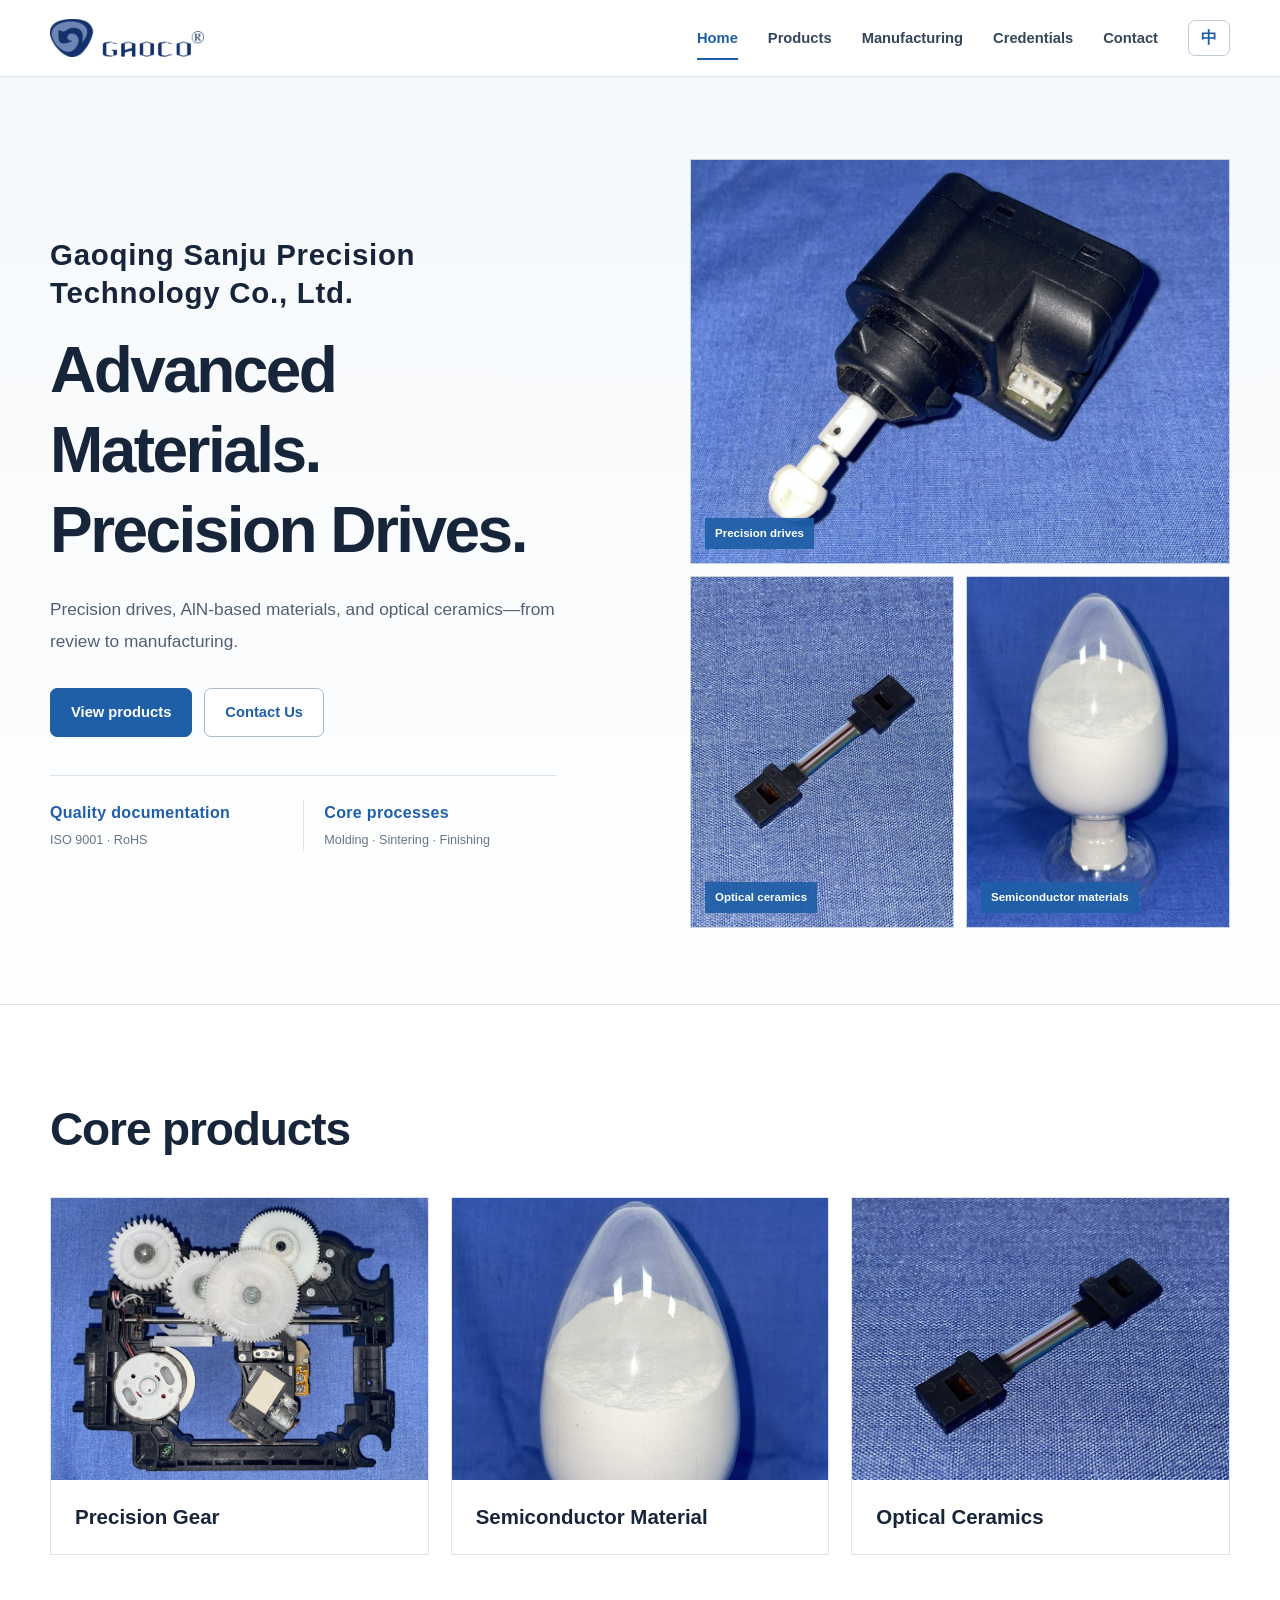
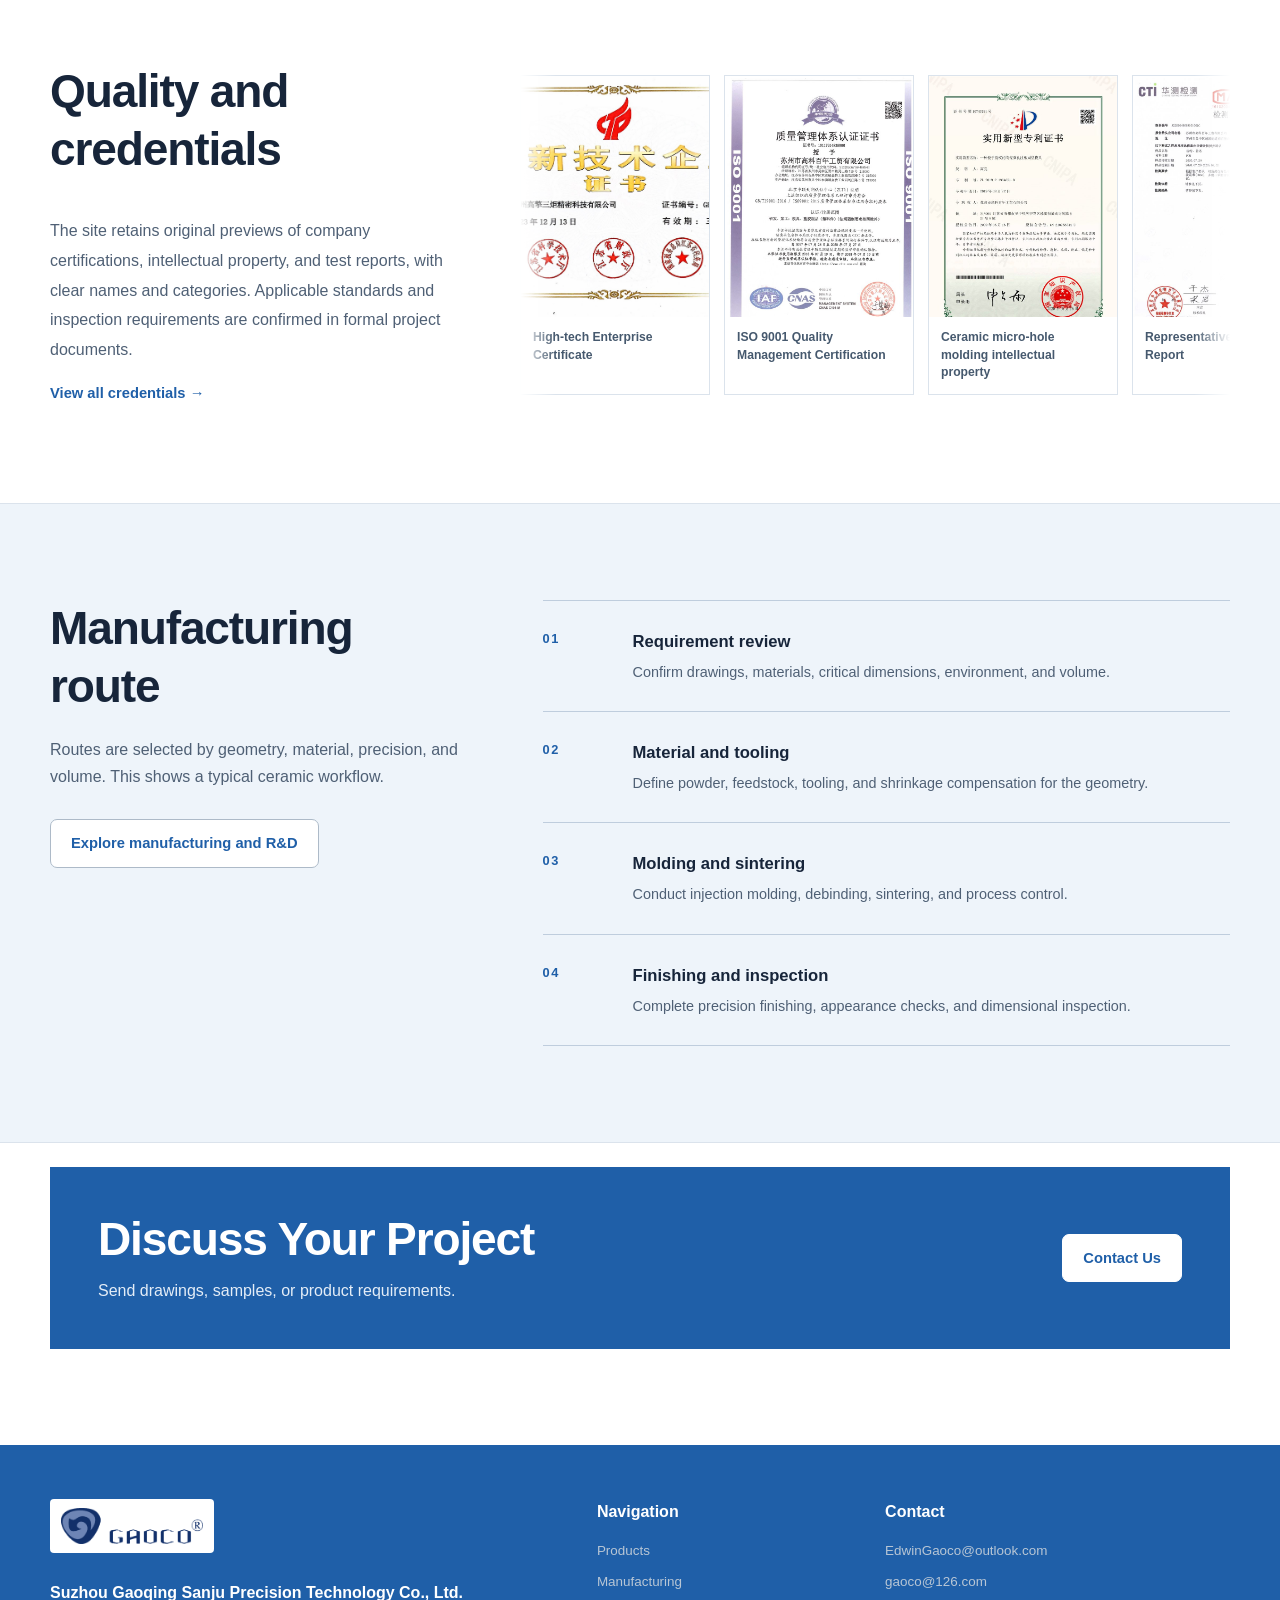
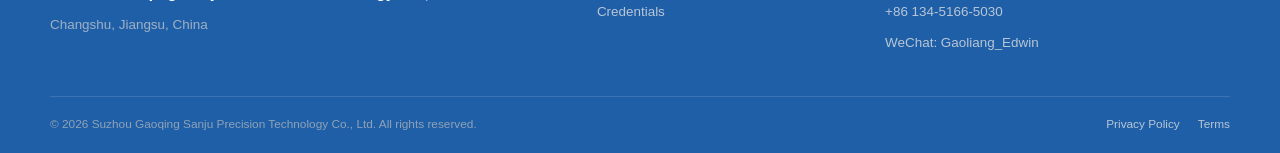
<file: index.html>
<!DOCTYPE html>
<html lang="zh-CN"><head>
  <meta charset="utf-8">
  <meta name="viewport" content="width=device-width, initial-scale=1">
  <title>苏州高擎三炬精密科技｜先进陶瓷与精密塑胶零部件</title>
  <meta name="description" content="苏州高擎三炬精密科技有限公司（GAOCO）位于江苏常熟，提供精密塑胶齿轮、DVD机芯与汽车大灯传动件、氮化铝粉体、陶瓷劈刀与吸嘴、MT插芯及光通信陶瓷的开发制造与图纸评估。">
  <meta name="keywords" content="苏州精密齿轮, 常熟精密齿轮厂家, 塑胶齿轮, 微型齿轮, 精密传动组件, DVD机芯零件, 自动窗帘齿轮, 汽车大灯齿轮箱, 氮化铝粉体, 氮化铝填料粉, 半导体陶瓷材料, 陶瓷劈刀, 陶瓷吸嘴, MT插芯, 光通信陶瓷, CIM陶瓷注射成型, precision plastic gears, AlN powder, ceramic capillary, ceramic nozzle, MT ferrule">
  <meta name="author" content="苏州高擎三炬精密科技有限公司">
  <meta name="robots" content="index, follow">
  <link rel="canonical" href="https://gaoco.org/">
  <meta property="og:title" content="苏州高擎三炬精密科技｜先进陶瓷与精密塑胶零部件">
  <meta property="og:description" content="先进陶瓷、CIM精密成型、精密塑胶传动件与光通信陶瓷器件。">
  <meta property="og:type" content="website">
  <meta property="og:url" content="https://gaoco.org/">
  <meta property="og:image" content="https://gaoco.org/products/semiconductor/aln-filler-powder.jpg">
  <meta property="og:site_name" content="GAOCO | 苏州高擎三炬精密科技有限公司">
  <meta property="og:locale" content="zh_CN">
  <meta property="og:locale:alternate" content="en_US">
  <meta name="theme-color" content="#1f5fa8">
  <link rel="icon" href="branding/favicon.ico">
  <link rel="apple-touch-icon" href="branding/favicon.ico">
  <script type="application/ld+json">
  {
    "@context": "https://schema.org",
    "@graph": [
      {
        "@type": "Organization",
        "@id": "https://gaoco.org/#organization",
        "name": "苏州高擎三炬精密科技有限公司",
        "alternateName": ["GAOCO", "Suzhou Gaoqing Sanju Precision Technology Co., Ltd."],
        "url": "https://gaoco.org/",
        "logo": {"@type": "ImageObject", "url": "https://gaoco.org/branding/gaoco-logo-transparent.png"},
        "email": ["EdwinGaoco@outlook.com", "gaoco@126.com"],
        "telephone": "+86 134-5166-5030",
        "address": {
          "@type": "PostalAddress",
          "addressLocality": "Changshu",
          "addressRegion": "Jiangsu",
          "addressCountry": "CN"
        },
        "knowsAbout": ["Precision plastic gears", "Aluminum nitride powder", "Ceramic injection molding", "Ceramic capillaries", "Ceramic nozzles", "MT ferrules", "Optical communication ceramics"]
      },
      {
        "@type": "WebSite",
        "@id": "https://gaoco.org/#website",
        "url": "https://gaoco.org/",
        "name": "GAOCO",
        "publisher": {"@id": "https://gaoco.org/#organization"},
        "inLanguage": ["zh-CN", "en"]
      }
    ]
  }
  </script>
  <link rel="stylesheet" href="style.css?v=20260813-17">
</head>
<body data-page="home" data-title-zh="苏州高擎三炬精密科技｜先进陶瓷与精密塑胶零部件" data-title-en="GAOCO | Advanced Ceramics, Precision Gears &amp; Optical Ceramics">
  <header class="site-header">
    <div class="container header-flex">
      <a class="brand-logo" href="index.html" aria-label="GAOCO 首页">
        <img src="branding/gaoco-logo-transparent.png" alt="GAOCO 高擎三炬标志" width="699" height="175" data-eager="">
      </a>
      <button class="mobile-menu-btn" data-menu-toggle="" type="button" aria-label="展开导航" aria-expanded="false"><span></span><span></span><span></span></button>
      <nav id="mainNav" aria-label="主导航">
        <a class="active" href="index.html" data-bi="" data-zh="首页" data-en="Home">首页</a>
        <a href="products.html" data-bi="" data-zh="产品中心" data-en="Products">产品中心</a>
        <a href="roadmap.html" data-bi="" data-zh="制造与研发" data-en="Manufacturing">制造与研发</a>
        <a href="credentials.html" data-bi="" data-zh="资质文件" data-en="Credentials">资质文件</a>
        <a href="contacts.html" data-bi="" data-zh="联系我们" data-en="Contact">联系我们</a>
      </nav>
      <button class="language-toggle" id="languageToggle" type="button" aria-label="切换语言"><span id="languageToggleText">EN</span></button>
    </div>
  </header>

  <main>
    <section class="hero hero-industrial">
      <div class="container hero-grid">
        <div class="hero-copy">
          <p class="eyebrow company-name" data-bi="" data-zh="高擎三炬精密科技有限公司" data-en="Gaoqing Sanju Precision Technology Co., Ltd.">高擎三炬精密科技有限公司</p>
          <h1 data-bi="" data-zh="先进材料与精密传动零部件制造" data-en="Advanced Materials. Precision Drives.">先进材料与精密传动零部件制造</h1>
          <p class="hero-lead" data-bi="" data-zh="围绕精密齿轮与传动组件、以氮化铝为重点的半导体材料，以及光通信陶瓷器件开展产品开发与制造评估。" data-en="Precision drives, AlN-based materials, and optical ceramics—from review to manufacturing.">围绕精密齿轮与传动组件、以氮化铝为重点的半导体材料，以及光通信陶瓷器件开展产品开发与制造评估。</p>
          <div class="btn-group">
            <a class="btn btn-primary" href="products.html" data-bi="" data-zh="查看产品与能力" data-en="View products">查看产品与能力</a>
            <a class="btn btn-secondary" href="contacts.html" data-bi="" data-zh="联系我们" data-en="Contact Us">联系我们</a>
          </div>
          <dl class="fact-row" aria-label="质量与工艺信息" data-aria-zh="质量与工艺信息" data-aria-en="Quality and process information">
            <div><dt data-bi="" data-zh="质量资料" data-en="Quality documentation">质量资料</dt><dd>ISO 9001 · RoHS</dd></div>
            <div><dt data-bi="" data-zh="核心工艺" data-en="Core processes">核心工艺</dt><dd data-bi="" data-zh="注塑 · 烧结 · 后加工" data-en="Molding · Sintering · Finishing">注塑 · 烧结 · 后加工</dd></div>
          </dl>
        </div>
        <div class="hero-gallery live-tile-gallery" aria-label="产品实拍动态展示">
          <a class="hero-photo hero-tile-3x4-left live-tile" href="products.html#optical-ceramics" aria-label="查看光通信陶瓷" data-live-tile="" data-interval="4300" data-delay="350">
            <span class="live-tile-images">
              <img class="is-current" src="products/optical/mt-fiber-pair-feature.jpg" alt="连接光纤的双MT插芯组件" data-eager="">
              <img src="products/optical/ceramic-tubes.jpg" alt="光通信陶瓷套管" data-eager="">
              <img class="home-drawing-slide" src="products/optical/mt-24-fiber-drawing-home.png" alt="24孔MT插芯示意图" data-eager="">
            </span>
            <span class="hero-photo-caption" data-bi="" data-zh="光通信陶瓷" data-en="Optical ceramics">光通信陶瓷</span>
          </a>
          <a class="hero-photo hero-tile-4x3 live-tile" href="products.html#precision-gears" aria-label="查看精密齿轮与传动组件" data-live-tile="" data-interval="5100" data-delay="1450">
            <span class="live-tile-images">
              <img class="is-current" src="products/precision/headlight-assembly.jpg" alt="汽车大灯随动转向齿轮箱实物" data-eager="">
              <img src="products/precision/curtain-assembly.jpg" alt="自动窗帘驱动组件实物" data-eager="">
              <img src="products/precision/planetary-gears.jpg" alt="行星齿轮实物" data-eager="">
            </span>
            <span class="hero-photo-caption" data-bi="" data-zh="精密齿轮与传动" data-en="Precision drives">精密齿轮与传动</span>
          </a>
          <a class="hero-photo hero-tile-3x4 live-tile" href="products.html#semiconductor-materials" aria-label="查看半导体材料" data-live-tile="" data-interval="5900" data-delay="2600">
            <span class="live-tile-images">
              <img class="is-current" src="products/semiconductor/aln-filler-powder.jpg" alt="氮化铝填料粉实物" data-eager="">
              <img src="products/semiconductor/aln-granulated-powder.jpg" alt="氮化铝造粒粉实物" data-eager="">
              <img src="products/semiconductor/aln-micron-powder.jpg" alt="氮化铝微米粉实物" data-eager="">
            </span>
            <span class="hero-photo-caption" data-bi="" data-zh="半导体材料" data-en="Semiconductor materials">半导体材料</span>
          </a>
        </div>
      </div>
    </section>

    <section class="section section-products" id="products">
      <div class="container">
        <div class="section-head">
          <div><h2 data-bi="" data-zh="核心产品" data-en="Core products">核心产品</h2></div>
        </div>
        <div class="business-grid">
          <article class="business-card">
            <a class="business-image" href="products.html#precision-gears"><img src="products/precision/dvd-assembly-front-4x3.jpg" alt="DVD机芯精密齿轮组件" loading="lazy"></a>
            <div class="card-body"><h3 data-bi="" data-zh="精密齿轮" data-en="Precision Gear">精密齿轮</h3></div>
          </article>
          <article class="business-card">
            <a class="business-image" href="products.html#semiconductor-materials"><img src="products/semiconductor/aln-filler-powder-4x3.jpg" alt="氮化铝填料粉" loading="lazy"></a>
            <div class="card-body"><h3 data-bi="" data-zh="半导体材料" data-en="Semiconductor Material">半导体材料</h3></div>
          </article>
          <article class="business-card">
            <a class="business-image" href="products.html#optical-ceramics"><img src="products/optical/mt-fiber-pair-home.jpg" alt="连接光纤的MT插芯组件实物" width="1549" height="1162" loading="lazy"></a>
            <div class="card-body"><h3 data-bi="" data-zh="光通信陶瓷" data-en="Optical Ceramics">光通信陶瓷</h3></div>
          </article>
        </div>
      </div>
    </section>

    <section class="section section-quality">
      <div class="container quality-grid">
        <div class="quality-copy">
          <h2 data-bi="" data-zh="质量与资质" data-en="Quality and credentials">质量与资质</h2>
          <p data-bi="" data-zh="网站保留企业认证、知识产权和检测报告的原始页面预览，并标明文件名称与类别。项目适用的标准、材料性能和检测要求以正式技术文件为准。" data-en="The site retains original previews of company certifications, intellectual property, and test reports, with clear names and categories. Applicable standards and inspection requirements are confirmed in formal project documents.">网站保留企业认证、知识产权和检测报告的原始页面预览，并标明文件名称与类别。项目适用的标准、材料性能和检测要求以正式技术文件为准。</p>
          <a class="text-link" href="credentials.html" data-bi="" data-zh="查看全部资质文件 →" data-en="View all credentials →">查看全部资质文件 →</a>
        </div>
        <div class="credential-marquee" aria-label="资质文件循环展示">
          <div class="credential-marquee-track">
            <div class="credential-marquee-group">
              <a class="credential-marquee-card" href="credentials.html#honor"><img src="credentials/previews/cred-high-tech-2023.jpg" alt="高新技术企业证书" loading="eager"><span data-bi="" data-zh="高新技术企业证书" data-en="High-tech Enterprise Certificate">高新技术企业证书</span></a>
              <a class="credential-marquee-card" href="credentials.html#certification"><img src="credentials/previews/cred-27.jpg" alt="ISO 9001质量管理体系认证" loading="eager"><span data-bi="" data-zh="ISO 9001质量管理体系认证" data-en="ISO 9001 Quality Management Certification">ISO 9001质量管理体系认证</span></a>
              <a class="credential-marquee-card" href="credentials.html#patent"><img src="credentials/previews/cred-08.jpg" alt="陶瓷微孔注塑成型模具知识产权" loading="eager"><span data-bi="" data-zh="陶瓷微孔注塑成型模具知识产权" data-en="Ceramic micro-hole molding intellectual property">陶瓷微孔注塑成型模具知识产权</span></a>
              <a class="credential-marquee-card" href="credentials.html#certification"><img src="credentials/previews/cred-37.jpg" alt="RoHS检测报告代表页" loading="eager"><span data-bi="" data-zh="RoHS检测报告代表页" data-en="Representative RoHS Test Report">RoHS检测报告代表页</span></a>
            </div>
            <div class="credential-marquee-group" aria-hidden="true">
              <a class="credential-marquee-card" href="credentials.html#honor" tabindex="-1"><img src="credentials/previews/cred-high-tech-2023.jpg" alt="" loading="eager"><span data-bi="" data-zh="高新技术企业证书" data-en="High-tech Enterprise Certificate">高新技术企业证书</span></a>
              <a class="credential-marquee-card" href="credentials.html#certification" tabindex="-1"><img src="credentials/previews/cred-27.jpg" alt="" loading="eager"><span data-bi="" data-zh="ISO 9001质量管理体系认证" data-en="ISO 9001 Quality Management Certification">ISO 9001质量管理体系认证</span></a>
              <a class="credential-marquee-card" href="credentials.html#patent" tabindex="-1"><img src="credentials/previews/cred-08.jpg" alt="" loading="eager"><span data-bi="" data-zh="陶瓷微孔注塑成型模具知识产权" data-en="Ceramic micro-hole molding intellectual property">陶瓷微孔注塑成型模具知识产权</span></a>
              <a class="credential-marquee-card" href="credentials.html#certification" tabindex="-1"><img src="credentials/previews/cred-37.jpg" alt="" loading="eager"><span data-bi="" data-zh="RoHS检测报告代表页" data-en="Representative RoHS Test Report">RoHS检测报告代表页</span></a>
            </div>
          </div>
        </div>
      </div>
    </section>

    <section class="section section-process">
      <div class="container process-layout">
        <div class="process-intro">
          <h2 data-bi="" data-zh="制造路径" data-en="Manufacturing route">制造路径</h2>
          <p data-bi="" data-zh="项目将根据产品结构、材料体系、精度要求和预期批量确定具体工艺。以下流程用于说明典型陶瓷零部件的开发路径。" data-en="Routes are selected by geometry, material, precision, and volume. This shows a typical ceramic workflow.">项目将根据产品结构、材料体系、精度要求和预期批量确定具体工艺。以下流程用于说明典型陶瓷零部件的开发路径。</p>
          <a class="btn btn-secondary" href="roadmap.html" data-bi="" data-zh="了解制造与研发" data-en="Explore manufacturing and R&amp;D">了解制造与研发</a>
        </div>
        <ol class="process-list">
          <li><span>01</span><div><strong data-bi="" data-zh="需求评估" data-en="Requirement review">需求评估</strong><p data-bi="" data-zh="确认图纸、材料、关键尺寸、应用环境与批量。" data-en="Confirm drawings, materials, critical dimensions, environment, and volume.">确认图纸、材料、关键尺寸、应用环境与批量。</p></div></li>
          <li><span>02</span><div><strong data-bi="" data-zh="配方与模具" data-en="Material and tooling">配方与模具</strong><p data-bi="" data-zh="根据结构确定粉体、喂料、模具及收缩补偿方案。" data-en="Define powder, feedstock, tooling, and shrinkage compensation for the geometry.">根据结构确定粉体、喂料、模具及收缩补偿方案。</p></div></li>
          <li><span>03</span><div><strong data-bi="" data-zh="成型与烧结" data-en="Molding and sintering">成型与烧结</strong><p data-bi="" data-zh="开展注塑成型、脱脂、烧结及过程稳定性控制。" data-en="Conduct injection molding, debinding, sintering, and process control.">开展注塑成型、脱脂、烧结及过程稳定性控制。</p></div></li>
          <li><span>04</span><div><strong data-bi="" data-zh="后加工与检测" data-en="Finishing and inspection">后加工与检测</strong><p data-bi="" data-zh="按项目要求进行精密加工、外观与尺寸检测。" data-en="Complete precision finishing, appearance checks, and dimensional inspection.">按项目要求进行精密加工、外观与尺寸检测。</p></div></li>
        </ol>
      </div>
    </section>

    <section class="section cta-section">
      <div class="container cta-card">
        <div><h2 data-bi="" data-zh="欢迎咨询具体项目" data-en="Discuss Your Project">欢迎咨询具体项目</h2><p data-bi="" data-zh="可发送图纸、样件或产品需求。" data-en="Send drawings, samples, or product requirements.">可发送图纸、样件或产品需求。</p></div>
        <a class="btn btn-primary" href="contacts.html" data-bi="" data-zh="联系我们" data-en="Contact Us">联系我们</a>
      </div>
    </section>
  </main>

  <footer class="site-footer">
    <div class="container footer-grid">
      <div class="footer-brand"><a class="footer-logo-link" href="index.html" aria-label="返回首页"><img src="branding/gaoco-logo-transparent.png" alt="GAOCO" width="699" height="175" loading="lazy"></a><p data-bi="" data-zh="苏州高擎三炬精密科技有限公司" data-en="Suzhou Gaoqing Sanju Precision Technology Co., Ltd.">苏州高擎三炬精密科技有限公司</p><span data-bi="" data-zh="中国 · 江苏 · 常熟" data-en="Changshu, Jiangsu, China">中国 · 江苏 · 常熟</span></div>
      <div class="footer-links"><strong data-bi="" data-zh="快速导航" data-en="Navigation">快速导航</strong><a href="products.html" data-bi="" data-zh="产品中心" data-en="Products">产品中心</a><a href="roadmap.html" data-bi="" data-zh="制造与研发" data-en="Manufacturing">制造与研发</a><a href="credentials.html" data-bi="" data-zh="资质文件" data-en="Credentials">资质文件</a></div>
      <div class="footer-contact"><strong data-bi="" data-zh="联系" data-en="Contact">联系</strong><a href="mailto:EdwinGaoco@outlook.com">EdwinGaoco@outlook.com</a><a href="mailto:gaoco@126.com">gaoco@126.com</a><a href="tel:+8613451665030">+86 134-5166-5030</a><span>WeChat: Gaoliang_Edwin</span></div>
    </div>
    <div class="container footer-bottom"><p>© <span data-current-year="">2026</span> <span data-bi="" data-zh="苏州高擎三炬精密科技有限公司。保留一切权利。" data-en="Suzhou Gaoqing Sanju Precision Technology Co., Ltd. All rights reserved.">苏州高擎三炬精密科技有限公司。保留一切权利。</span></p><p><a href="privacy.html" data-bi="" data-zh="隐私政策" data-en="Privacy Policy">隐私政策</a><a href="terms.html" data-bi="" data-zh="使用条款" data-en="Terms">使用条款</a></p></div>
  </footer>
  <script defer="" src="script.js?v=20260813-17"></script>


</body></html>
</file>
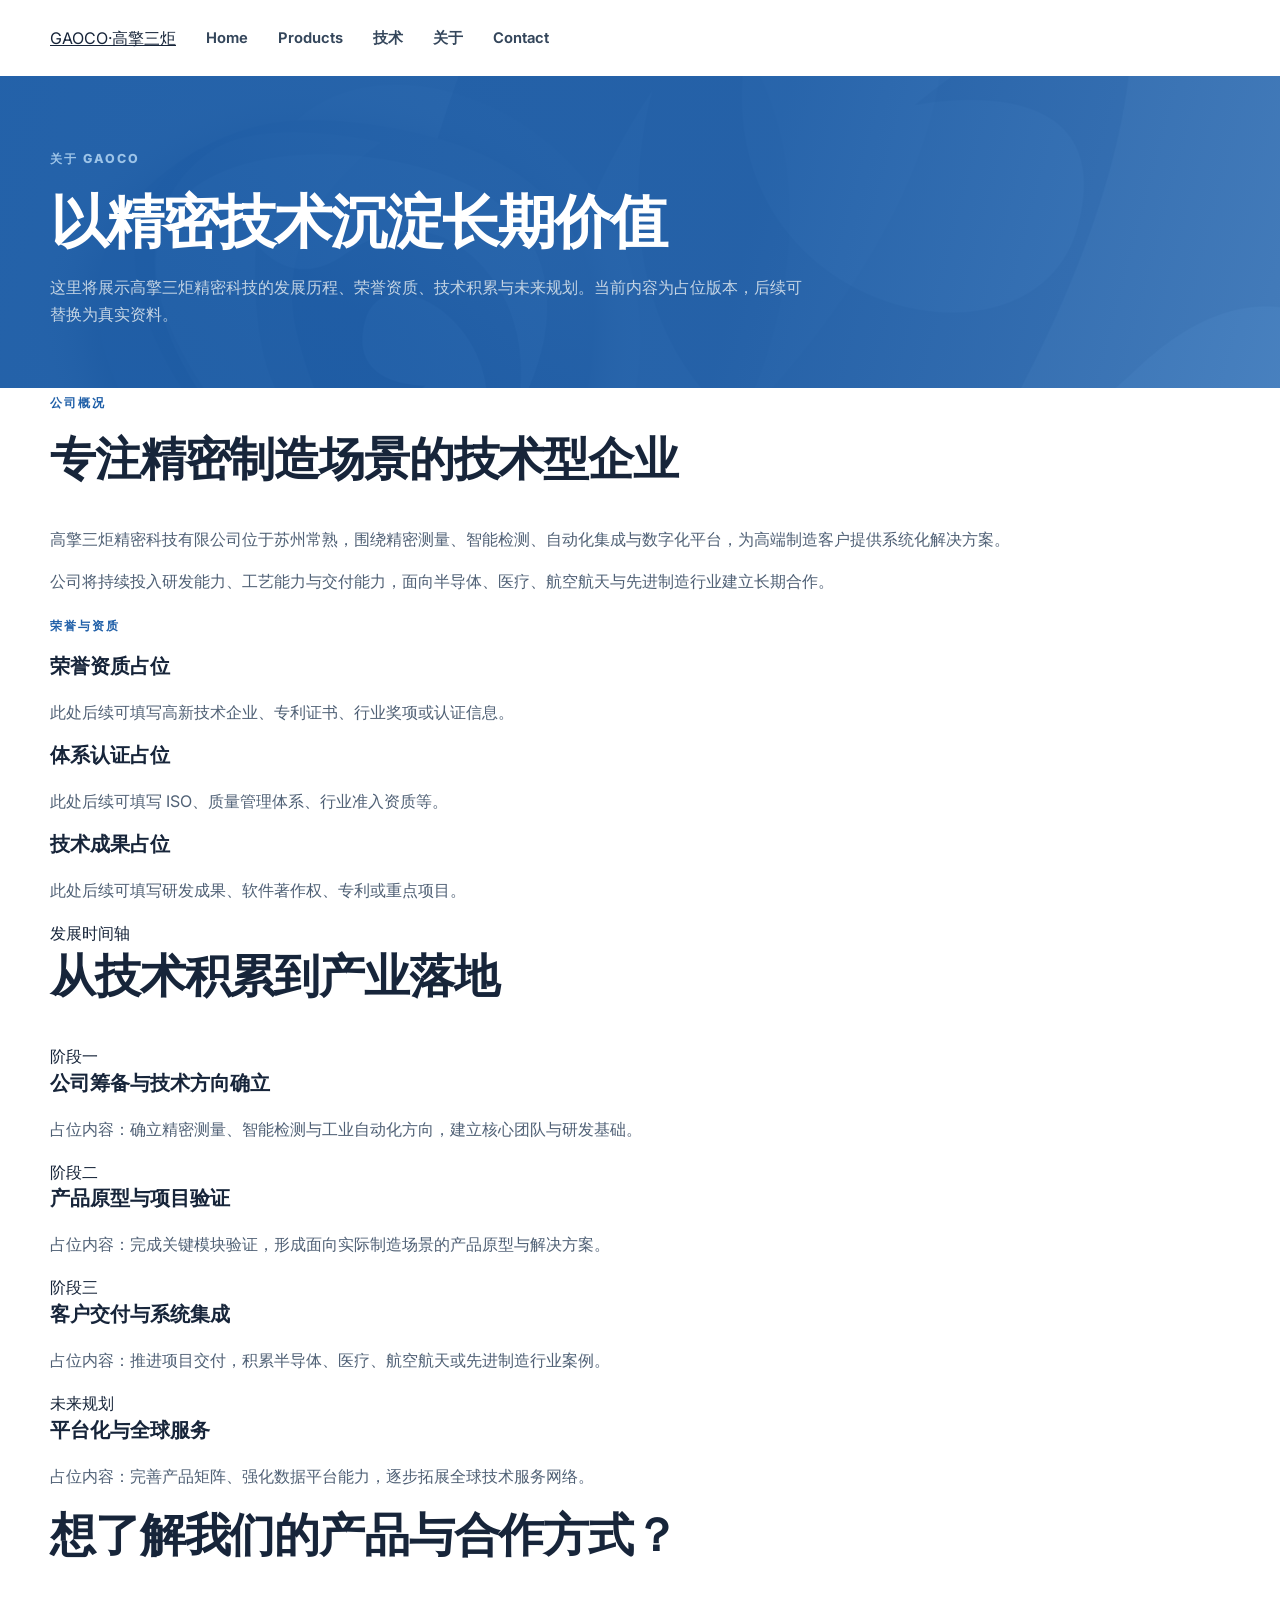
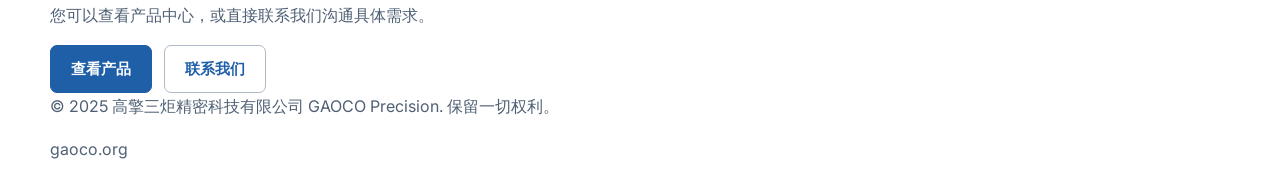
<file: about.html>
<!DOCTYPE html>
<html lang="zh-CN">
<head>
    <meta charset="UTF-8">
    <meta name="viewport" content="width=device-width, initial-scale=1.0">
    <title>关于 GAOCO | 高擎三炬精密科技</title>

    <meta name="description" content="了解高擎三炬精密科技 GAOCO 的公司发展、荣誉资质、技术积累与未来规划。">
    <meta name="keywords" content="关于GAOCO, 高擎三炬, 公司发展, 企业荣誉, 精密科技, 苏州精密制造">
    <meta name="author" content="高擎三炬精密科技有限公司">
    <meta name="robots" content="index, follow">
    <link rel="canonical" href="https://gaoco.org/about.html">

    <meta property="og:title" content="关于 GAOCO | 高擎三炬精密科技">
    <meta property="og:description" content="公司发展、荣誉资质、技术积累与未来规划。">
    <meta property="og:type" content="website">
    <meta property="og:url" content="https://gaoco.org/about.html">
    <meta property="og:site_name" content="高擎三炬精密科技">
    <meta property="og:locale" content="zh_CN">

    <script type="application/ld+json">
    {
      "@context": "https://schema.org",
      "@type": "AboutPage",
      "name": "关于高擎三炬精密科技",
      "url": "https://gaoco.org/about.html",
      "mainEntity": {
        "@type": "Corporation",
        "name": "高擎三炬精密科技有限公司",
        "alternateName": "GAOCO Precision",
        "url": "https://gaoco.org",
        "email": "gaoco@126.com",
        "telephone": "+86-134-5161-9866"
      }
    }
    </script>

    <link href="https://fonts.googleapis.com/css2?family=Inter:wght@400;500;600;700;800&display=swap" rel="stylesheet">
    <link rel="stylesheet" href="https://cdnjs.cloudflare.com/ajax/libs/font-awesome/6.0.0-beta3/css/all.min.css">
    <link rel="stylesheet" href="style.css?v=20260610-2">
</head>
<body data-page="about">
    <div class="cursor-glow"></div>

    <aside class="floating-sidebar" aria-label="Quick actions">
        <button class="float-btn language-toggle" id="languageToggle" type="button" aria-label="Switch language">
            <i class="fas fa-language"></i>
            <span id="languageToggleText">EN</span>
        </button>
        <a class="float-btn" href="contacts.html" aria-label="Contact GAOCO">
            <i class="fas fa-phone-alt"></i>
        </a>
    </aside>

    <header>
        <div class="container header-flex">
            <a class="logo" href="index.html" aria-label="GAOCO Home">
                <i class="fas fa-microchip"></i>
                <span>GAOCO<span class="logo-light">·高擎三炬</span></span>
            </a>
            <nav>
                <a href="index.html" data-i18n="navHome">首页</a>
                <a href="products.html" data-i18n="navProducts">产品</a>
                <a href="index.html#tech" data-i18n="navTech">技术</a>
                <a href="about.html" data-i18n="navAbout">关于</a>
                <a href="contacts.html" data-i18n="navContact">联系</a>
            </nav>
        </div>
    </header>

    <main>
        <section class="page-hero">
            <div class="container">
                <div class="badge" data-i18n="aboutPageBadge">关于 GAOCO</div>
                <h1 data-i18n="aboutPageTitle">以精密技术沉淀长期价值</h1>
                <p data-i18n="aboutPageSubtitle">这里将展示高擎三炬精密科技的发展历程、荣誉资质、技术积累与未来规划。当前内容为占位版本，后续可替换为真实资料。</p>
            </div>
        </section>

        <section class="about-page-section">
            <div class="container about-company-grid">
                <div class="about-company-card">
                    <div class="tag" data-i18n="companyOverviewTag">公司概况</div>
                    <h2 data-i18n="companyOverviewTitle">专注精密制造场景的技术型企业</h2>
                    <p data-i18n="companyOverviewText1">高擎三炬精密科技有限公司位于苏州常熟，围绕精密测量、智能检测、自动化集成与数字化平台，为高端制造客户提供系统化解决方案。</p>
                    <p data-i18n="companyOverviewText2">公司将持续投入研发能力、工艺能力与交付能力，面向半导体、医疗、航空航天与先进制造行业建立长期合作。</p>
                </div>

                <div class="honor-card">
                    <div class="tag" data-i18n="honorTag">荣誉与资质</div>
                    <div class="honor-list">
                        <div class="honor-item">
                            <i class="fas fa-award"></i>
                            <div>
                                <h3 data-i18n="honor1Title">荣誉资质占位</h3>
                                <p data-i18n="honor1Text">此处后续可填写高新技术企业、专利证书、行业奖项或认证信息。</p>
                            </div>
                        </div>
                        <div class="honor-item">
                            <i class="fas fa-certificate"></i>
                            <div>
                                <h3 data-i18n="honor2Title">体系认证占位</h3>
                                <p data-i18n="honor2Text">此处后续可填写 ISO、质量管理体系、行业准入资质等。</p>
                            </div>
                        </div>
                        <div class="honor-item">
                            <i class="fas fa-lightbulb"></i>
                            <div>
                                <h3 data-i18n="honor3Title">技术成果占位</h3>
                                <p data-i18n="honor3Text">此处后续可填写研发成果、软件著作权、专利或重点项目。</p>
                            </div>
                        </div>
                    </div>
                </div>
            </div>

            <div class="container timeline-container">
                <div class="section-title">
                    <span data-i18n="timelineLabel">发展时间轴</span>
                    <h2 data-i18n="timelineTitle">从技术积累到产业落地</h2>
                </div>

                <div class="timeline">
                    <div class="timeline-item">
                        <div class="timeline-year" data-i18n="timelineYear1">阶段一</div>
                        <div class="timeline-content">
                            <h3 data-i18n="timeline1Title">公司筹备与技术方向确立</h3>
                            <p data-i18n="timeline1Text">占位内容：确立精密测量、智能检测与工业自动化方向，建立核心团队与研发基础。</p>
                        </div>
                    </div>

                    <div class="timeline-item">
                        <div class="timeline-year" data-i18n="timelineYear2">阶段二</div>
                        <div class="timeline-content">
                            <h3 data-i18n="timeline2Title">产品原型与项目验证</h3>
                            <p data-i18n="timeline2Text">占位内容：完成关键模块验证，形成面向实际制造场景的产品原型与解决方案。</p>
                        </div>
                    </div>

                    <div class="timeline-item">
                        <div class="timeline-year" data-i18n="timelineYear3">阶段三</div>
                        <div class="timeline-content">
                            <h3 data-i18n="timeline3Title">客户交付与系统集成</h3>
                            <p data-i18n="timeline3Text">占位内容：推进项目交付，积累半导体、医疗、航空航天或先进制造行业案例。</p>
                        </div>
                    </div>

                    <div class="timeline-item">
                        <div class="timeline-year" data-i18n="timelineYear4">未来规划</div>
                        <div class="timeline-content">
                            <h3 data-i18n="timeline4Title">平台化与全球服务</h3>
                            <p data-i18n="timeline4Text">占位内容：完善产品矩阵、强化数据平台能力，逐步拓展全球技术服务网络。</p>
                        </div>
                    </div>
                </div>
            </div>

            <div class="container">
                <div class="cta-panel">
                    <h2 data-i18n="aboutCtaTitle">想了解我们的产品与合作方式？</h2>
                    <p data-i18n="aboutCtaText">您可以查看产品中心，或直接联系我们沟通具体需求。</p>
                    <div class="btn-group compact-btn-group">
                        <a class="btn btn-primary" href="products.html">
                            <span data-i18n="aboutCtaProducts">查看产品</span>
                            <i class="fas fa-arrow-right"></i>
                        </a>
                        <a class="btn btn-outline" href="contacts.html">
                            <span data-i18n="aboutCtaContacts">联系我们</span>
                            <i class="fas fa-comment-dots"></i>
                        </a>
                    </div>
                </div>
            </div>
        </section>
    </main>

    <footer>
        <div class="container footer-inner">
            <p data-i18n="footerCopyright">&copy; 2025 高擎三炬精密科技有限公司 GAOCO Precision. 保留一切权利。</p>
            <p class="domain">gaoco.org</p>
        </div>
    </footer>

    <script src="script.js?v=20260610-2"></script>
</body>
</html>
</file>
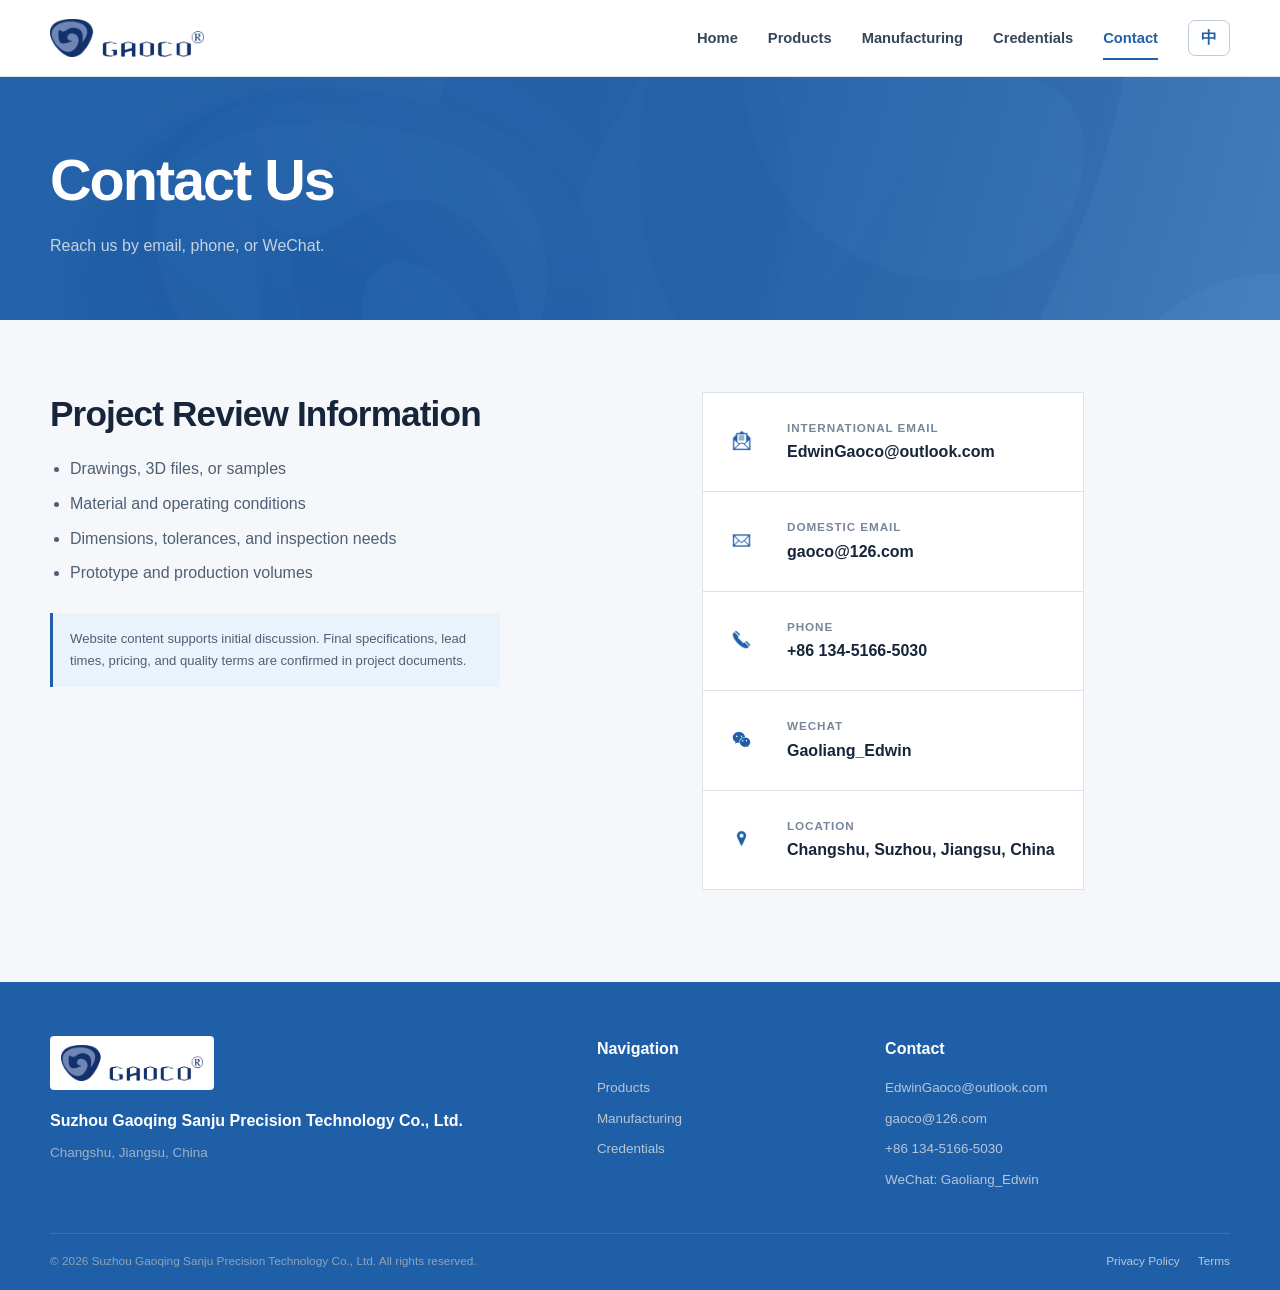
<file: contacts.html>
<!doctype html>
<html lang="zh-CN">
<head>
  <meta charset="utf-8">
  <meta name="viewport" content="width=device-width, initial-scale=1">
  <title>联系我们 | 苏州高擎三炬精密科技有限公司</title>
  <meta name="description" content="联系苏州高擎三炬精密科技有限公司，沟通精密齿轮、氮化铝粉体、半导体陶瓷与光通信陶瓷产品咨询、图纸评估、样件开发和项目合作。">
  <meta name="keywords" content="高擎三炬联系方式, GAOCO contact, 苏州精密齿轮厂家, 常熟精密制造公司, 氮化铝材料供应商, 半导体陶瓷供应商, 光通信陶瓷厂家, 图纸评估, 样件开发, precision gear supplier, AlN material supplier, ceramic component manufacturer">
  <meta name="author" content="苏州高擎三炬精密科技有限公司">
  <meta name="robots" content="index, follow">
  <link rel="canonical" href="https://gaoco.org/contacts.html">
  <meta property="og:title" content="联系我们 | 苏州高擎三炬精密科技有限公司">
  <meta property="og:description" content="产品咨询、图纸评估、样件开发与项目合作。">
  <meta property="og:type" content="website">
  <meta property="og:url" content="https://gaoco.org/contacts.html">
  <meta property="og:site_name" content="GAOCO | 苏州高擎三炬精密科技有限公司">
  <meta property="og:locale" content="zh_CN">
  <meta property="og:locale:alternate" content="en_US">
  <meta name="theme-color" content="#1f5fa8">
  <link rel="icon" href="branding/favicon.ico">
  <script type="application/ld+json">
  {
    "@context": "https://schema.org",
    "@type": "ContactPage",
    "name": "Contact GAOCO",
    "url": "https://gaoco.org/contacts.html",
    "mainEntity": {"@id": "https://gaoco.org/#organization"}
  }
  </script>
  <link rel="stylesheet" href="style.css?v=20260813-17">
</head>
<body data-page="contacts" data-title-zh="联系我们 | 苏州高擎三炬精密科技有限公司" data-title-en="Contact | Suzhou Gaoqing Sanju Precision Technology">
  <header class="site-header"><div class="container header-flex">
    <a class="brand-logo" href="index.html" aria-label="GAOCO 首页"><img src="branding/gaoco-logo-transparent.png" alt="GAOCO 高擎三炬标志" width="699" height="175"></a>
    <button class="mobile-menu-btn" data-menu-toggle type="button" aria-label="展开导航" aria-expanded="false"><span></span><span></span><span></span></button>
    <nav id="mainNav" aria-label="主导航"><a href="index.html" data-bi data-zh="首页" data-en="Home">首页</a><a href="products.html" data-bi data-zh="产品中心" data-en="Products">产品中心</a><a href="roadmap.html" data-bi data-zh="制造与研发" data-en="Manufacturing">制造与研发</a><a href="credentials.html" data-bi data-zh="资质文件" data-en="Credentials">资质文件</a><a class="active" href="contacts.html" data-bi data-zh="联系我们" data-en="Contact">联系我们</a></nav>
    <button class="language-toggle" id="languageToggle" type="button" aria-label="切换语言"><span id="languageToggleText">EN</span></button>
  </div></header>
  <main>
    <section class="contact-hero"><div class="container contact-hero-inner"><h1 data-bi data-zh="欢迎联系我们" data-en="Contact Us">欢迎联系我们</h1><p data-bi data-zh="可通过邮箱、电话或微信沟通产品和项目需求。" data-en="Reach us by email, phone, or WeChat.">可通过邮箱、电话或微信沟通产品和项目需求。</p></div></section>
    <section class="compact-contact-section">
      <div class="container contact-layout">
        <div class="contact-guidance">
          <h2 data-bi data-zh="项目初步评估资料" data-en="Project Review Information">项目初步评估资料</h2>
          <ul><li data-bi data-zh="产品图纸、三维文件或实物样件" data-en="Drawings, 3D files, or samples">产品图纸、三维文件或实物样件</li><li data-bi data-zh="材料体系及应用环境" data-en="Material and operating conditions">材料体系及应用环境</li><li data-bi data-zh="关键尺寸、公差和检测要求" data-en="Dimensions, tolerances, and inspection needs">关键尺寸、公差和检测要求</li><li data-bi data-zh="试制数量与预期批量" data-en="Prototype and production volumes">试制数量与预期批量</li></ul>
          <p class="contact-note" data-bi data-zh="网站内容用于初步沟通。正式规格、交期、价格与质量要求以双方确认的技术文件和商务文件为准。" data-en="Website content supports initial discussion. Final specifications, lead times, pricing, and quality terms are confirmed in project documents.">网站内容用于初步沟通。正式规格、交期、价格与质量要求以双方确认的技术文件和商务文件为准。</p>
        </div>
        <div class="contact-list-card">
          <article class="contact-row"><span class="contact-icon" aria-hidden="true"><img src="contact-icons/email-opened.png" alt=""></span><div><span data-bi data-zh="国际业务邮箱" data-en="International email">国际业务邮箱</span><a href="mailto:EdwinGaoco@outlook.com">EdwinGaoco@outlook.com</a></div></article>
          <article class="contact-row"><span class="contact-icon" aria-hidden="true"><img src="contact-icons/email.png" alt=""></span><div><span data-bi data-zh="国内业务邮箱" data-en="Domestic email">国内业务邮箱</span><a href="mailto:gaoco@126.com">gaoco@126.com</a></div></article>
          <article class="contact-row"><span class="contact-icon" aria-hidden="true"><img src="contact-icons/phone.png" alt=""></span><div><span data-bi data-zh="电话" data-en="Phone">电话</span><a href="tel:+8613451665030">+86 134-5166-5030</a></div></article>
          <article class="contact-row"><span class="contact-icon" aria-hidden="true"><img src="contact-icons/wechat.png" alt=""></span><div><span data-bi data-zh="微信" data-en="WeChat">微信</span><strong>Gaoliang_Edwin</strong></div></article>
          <article class="contact-row"><span class="contact-icon" aria-hidden="true"><img src="contact-icons/location.png" alt=""></span><div><span data-bi data-zh="所在地" data-en="Location">所在地</span><strong data-bi data-zh="中国 · 江苏 · 苏州 · 常熟" data-en="Changshu, Suzhou, Jiangsu, China">中国 · 江苏 · 苏州 · 常熟</strong></div></article>
        </div>
      </div>
    </section>
  </main>
  <footer class="site-footer"><div class="container footer-grid"><div class="footer-brand"><img src="branding/gaoco-logo-transparent.png" alt="GAOCO" width="699" height="175"><p data-bi data-zh="苏州高擎三炬精密科技有限公司" data-en="Suzhou Gaoqing Sanju Precision Technology Co., Ltd.">苏州高擎三炬精密科技有限公司</p><span data-bi data-zh="中国 · 江苏 · 常熟" data-en="Changshu, Jiangsu, China">中国 · 江苏 · 常熟</span></div><div class="footer-links"><strong data-bi data-zh="快速导航" data-en="Navigation">快速导航</strong><a href="products.html" data-bi data-zh="产品中心" data-en="Products">产品中心</a><a href="roadmap.html" data-bi data-zh="制造与研发" data-en="Manufacturing">制造与研发</a><a href="credentials.html" data-bi data-zh="资质文件" data-en="Credentials">资质文件</a></div><div class="footer-contact"><strong data-bi data-zh="联系" data-en="Contact">联系</strong><a href="mailto:EdwinGaoco@outlook.com">EdwinGaoco@outlook.com</a><a href="mailto:gaoco@126.com">gaoco@126.com</a><a href="tel:+8613451665030">+86 134-5166-5030</a><span>WeChat: Gaoliang_Edwin</span></div></div><div class="container footer-bottom"><p>© <span data-current-year>2026</span> <span data-bi data-zh="苏州高擎三炬精密科技有限公司。保留一切权利。" data-en="Suzhou Gaoqing Sanju Precision Technology Co., Ltd. All rights reserved.">苏州高擎三炬精密科技有限公司。保留一切权利。</span></p><p><a href="privacy.html" data-bi data-zh="隐私政策" data-en="Privacy Policy">隐私政策</a><a href="terms.html" data-bi data-zh="使用条款" data-en="Terms">使用条款</a></p></div></footer>
  <script defer src="script.js?v=20260813-17"></script>
</body>
</html>
</file>
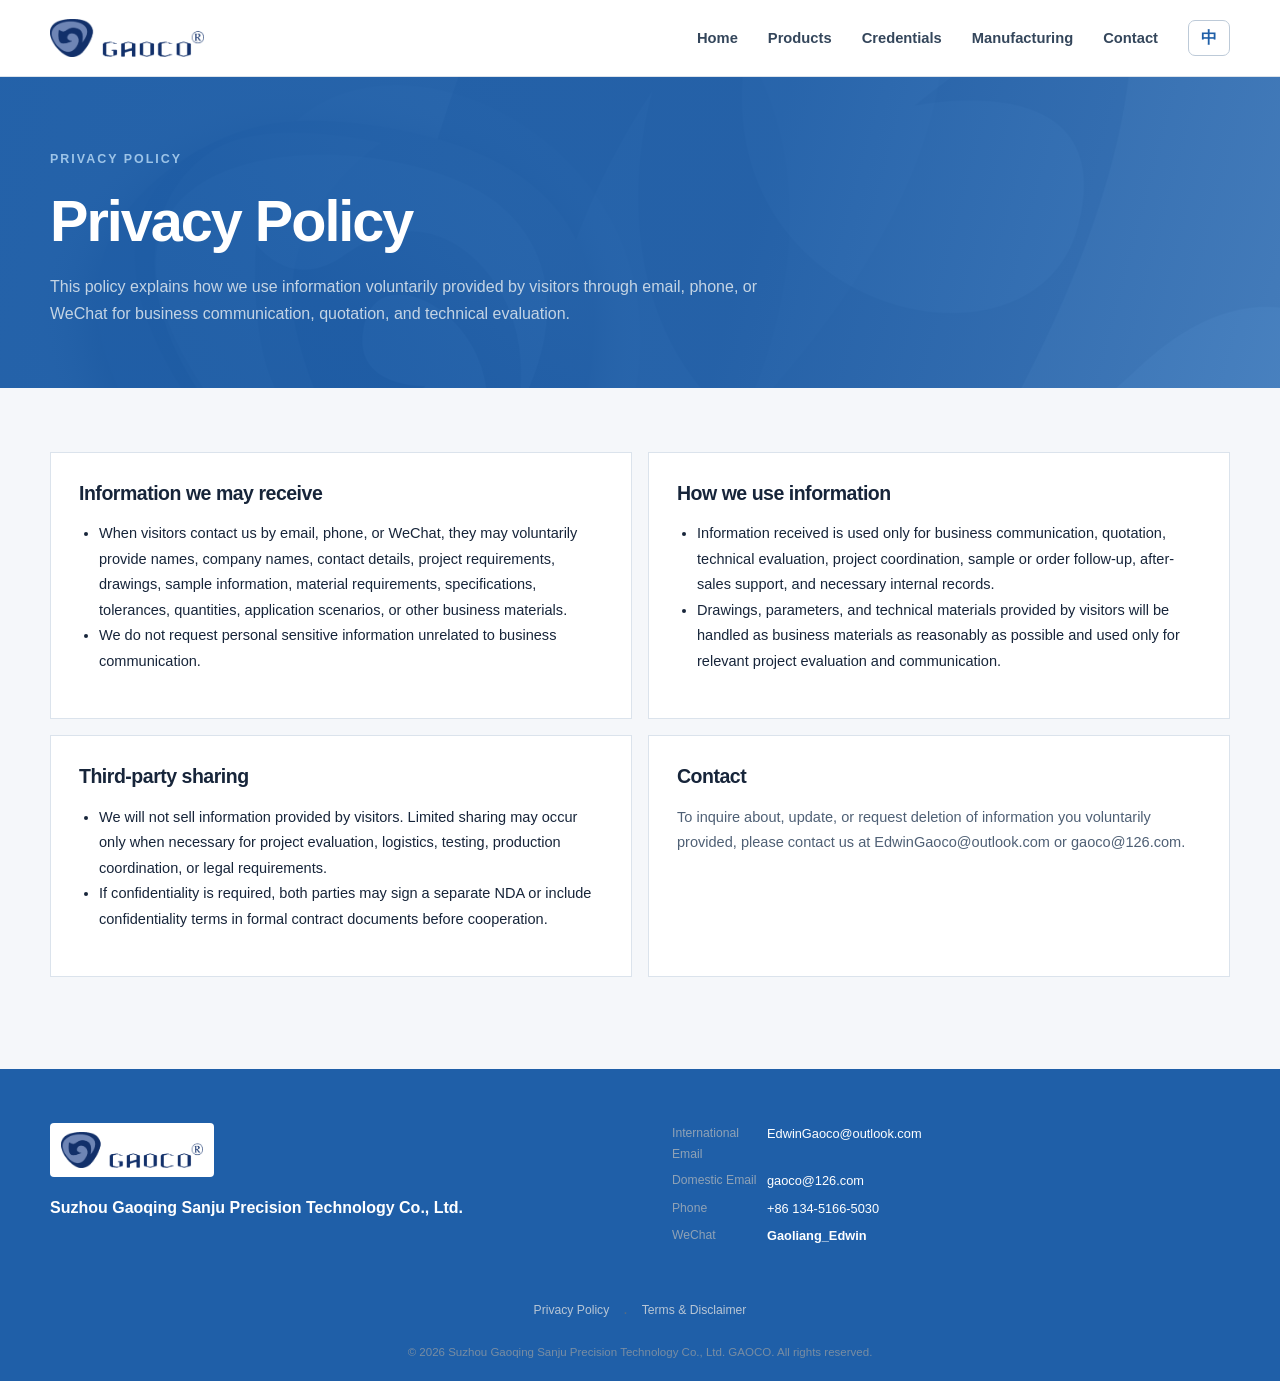
<file: privacy.html>
<!DOCTYPE html>

<html lang="zh-CN">
<head>
<meta charset="utf-8"/>
<meta content="width=device-width, initial-scale=1.0" name="viewport"/>
<title>隐私政策 | 苏州高擎三炬精密科技有限公司</title>
<meta content="本政策说明访客通过邮箱、电话或微信主动提供资料时，我们如何用于业务沟通、报价与技术评估。" name="description"/>
<meta content="GAOCO隐私政策, 高擎三炬隐私说明, 企业网站隐私政策, 业务资料使用说明, project inquiry privacy" name="keywords"/>
<meta content="苏州高擎三炬精密科技有限公司" name="author"/>
<meta content="index, follow" name="robots"/>
<link href="https://gaoco.org/privacy.html" rel="canonical"/>
<meta content="隐私政策 | GAOCO" property="og:title"/>
<meta content="本政策说明访客通过邮箱、电话或微信主动提供资料时，我们如何用于业务沟通、报价与技术评估。" property="og:description"/>
<meta content="website" property="og:type"/>
<meta content="https://gaoco.org/privacy.html" property="og:url"/>
<meta content="GAOCO | 苏州高擎三炬精密科技有限公司" property="og:site_name"/>
<meta content="zh_CN" property="og:locale"/>
<meta content="en_US" property="og:locale:alternate"/>
<meta content="#1f5fa8" name="theme-color"/>
<link href="branding/favicon.ico" rel="icon"/>
<link href="branding/favicon.ico" rel="apple-touch-icon"/>
<link href="style.css?v=20260813-17" rel="stylesheet"/>
</head>
<body data-page="privacy" data-title-zh="隐私政策 | 苏州高擎三炬精密科技有限公司" data-title-en="Privacy Policy | GAOCO">
<header class="site-header">
<div class="container header-flex">
<a aria-label="GAOCO Home" class="brand-logo" href="index.html">
<span class="brand-logo-shell">
<span aria-hidden="true" class="brand-logo-glow"></span>
<img alt="GAOCO trademark logo" src="branding/gaoco-logo-transparent.png"/>
</span>
</a>
<button aria-expanded="false" aria-label="Toggle navigation" class="mobile-menu-btn" data-menu-toggle="" type="button">
<span></span><span></span><span></span>
</button>
<nav aria-label="Main navigation" id="mainNav">
<a data-i18n="navHome" href="index.html">首页</a>
<a data-i18n="navProducts" href="products.html">产品</a>
<a data-i18n="navCredentials" href="credentials.html">资质荣誉</a>
<a data-i18n="navRoadmap" href="roadmap.html">发展方向</a>
<a data-i18n="navContact" href="contacts.html">联系</a>
</nav>
<button aria-label="Switch language" class="language-toggle" id="languageToggle" type="button"><span id="languageToggleText">EN</span></button>
</div>
</header>
<main><section class="page-hero legal-hero">
<div class="container">
<div class="badge" data-bi="" data-en="Privacy Policy" data-zh="隐私政策">隐私政策</div>
<h1 data-bi="" data-en="Privacy Policy" data-zh="隐私政策">隐私政策</h1>
<p data-bi="" data-en="This policy explains how we use information voluntarily provided by visitors through email, phone, or WeChat for business communication, quotation, and technical evaluation." data-zh="本政策说明访客通过邮箱、电话或微信主动提供资料时，我们如何用于业务沟通、报价与技术评估。">本政策说明访客通过邮箱、电话或微信主动提供资料时，我们如何用于业务沟通、报价与技术评估。</p>
</div>
</section>
<section class="legal-section">
<div class="container legal-grid">
<article class="legal-card">
<h2 data-bi="" data-en="Information we may receive" data-zh="我们会收集的信息">我们会收集的信息</h2>
<ul class="legal-list"><li data-bi="" data-en="When visitors contact us by email, phone, or WeChat, they may voluntarily provide names, company names, contact details, project requirements, drawings, sample information, material requirements, specifications, tolerances, quantities, application scenarios, or other business materials." data-zh="当访客通过邮箱、电话或微信主动联系我们时，可能提供姓名、公司名称、联系方式、项目需求、图纸、样品信息、材料要求、规格、公差、数量、应用场景或其他业务资料。">当访客通过邮箱、电话或微信主动联系我们时，可能提供姓名、公司名称、联系方式、项目需求、图纸、样品信息、材料要求、规格、公差、数量、应用场景或其他业务资料。</li><li data-bi="" data-en="We do not request personal sensitive information unrelated to business communication." data-zh="我们不会要求访客提交与业务沟通无关的个人敏感信息。">我们不会要求访客提交与业务沟通无关的个人敏感信息。</li></ul>
</article><article class="legal-card">
<h2 data-bi="" data-en="How we use information" data-zh="信息使用方式">信息使用方式</h2>
<ul class="legal-list"><li data-bi="" data-en="Information received is used only for business communication, quotation, technical evaluation, project coordination, sample or order follow-up, after-sales support, and necessary internal records." data-zh="收到的信息仅用于业务沟通、报价、技术评估、项目对接、样品或订单跟进、售后支持以及必要的内部记录。">收到的信息仅用于业务沟通、报价、技术评估、项目对接、样品或订单跟进、售后支持以及必要的内部记录。</li><li data-bi="" data-en="Drawings, parameters, and technical materials provided by visitors will be handled as business materials as reasonably as possible and used only for relevant project evaluation and communication." data-zh="访客提供的图纸、参数和技术资料会尽量按业务资料妥善处理，并限于相关项目评估与沟通使用。">访客提供的图纸、参数和技术资料会尽量按业务资料妥善处理，并限于相关项目评估与沟通使用。</li></ul>
</article><article class="legal-card">
<h2 data-bi="" data-en="Third-party sharing" data-zh="第三方共享">第三方共享</h2>
<ul class="legal-list"><li data-bi="" data-en="We will not sell information provided by visitors. Limited sharing may occur only when necessary for project evaluation, logistics, testing, production coordination, or legal requirements." data-zh="我们不会出售访客提供的信息。若因项目评估、物流、检测、生产协同或法律要求需要有限共享，也会以业务必要范围为限。">我们不会出售访客提供的信息。若因项目评估、物流、检测、生产协同或法律要求需要有限共享，也会以业务必要范围为限。</li><li data-bi="" data-en="If confidentiality is required, both parties may sign a separate NDA or include confidentiality terms in formal contract documents before cooperation." data-zh="如涉及保密要求，双方可在正式合作前另行签署保密协议或在合同文件中约定。">如涉及保密要求，双方可在正式合作前另行签署保密协议或在合同文件中约定。</li></ul>
</article><article class="legal-card">
<h2 data-bi="" data-en="Contact" data-zh="联系我们">联系我们</h2>
<p data-bi="" data-en="To inquire about, update, or request deletion of information you voluntarily provided, please contact us at EdwinGaoco@outlook.com or gaoco@126.com." data-zh="如需查询、更新或删除您主动提供的信息，可通过 EdwinGaoco@outlook.com 或 gaoco@126.com 联系我们。">如需查询、更新或删除您主动提供的信息，可通过 EdwinGaoco@outlook.com 或 gaoco@126.com 联系我们。</p>
</article>
</div>
</section></main>
<footer class="site-footer">
<div class="container footer-grid footer-vertical">
<div class="footer-brand-block">
<img alt="GAOCO logo" class="footer-logo" src="branding/gaoco-logo-transparent.png"/>
<p data-i18n="footerCompany">苏州高擎三炬精密科技有限公司</p>
</div>
<div aria-label="Footer contact information" class="footer-contact-stack">
<div><i aria-hidden="true" class="fas fa-globe"></i><span data-i18n="footerInternationalEmail">国际邮箱</span><a href="mailto:EdwinGaoco@outlook.com">EdwinGaoco@outlook.com</a></div>
<div><i aria-hidden="true" class="fas fa-envelope"></i><span data-i18n="footerDomesticEmail">国内邮箱</span><a href="mailto:gaoco@126.com">gaoco@126.com</a></div>
<div><i aria-hidden="true" class="fas fa-phone-alt"></i><span data-i18n="footerPhone">电话</span><a href="tel:+8613451665030">+86 134-5166-5030</a></div>
<div><i aria-hidden="true" class="fab fa-weixin"></i><span data-i18n="footerWechat">微信</span><strong>Gaoliang_Edwin</strong></div>
</div>
</div>
<p class="footer-legal-links">
<a data-bi="" data-en="Privacy Policy" data-zh="隐私政策" href="privacy.html">隐私政策</a>
<span aria-hidden="true">·</span>
<a data-bi="" data-en="Terms &amp; Disclaimer" data-zh="使用条款与免责声明" href="terms.html">使用条款与免责声明</a>
</p><p class="footer-ownership" data-i18n="footerOwnership">© 2026 苏州高擎三炬精密科技有限公司 GAOCO. 保留一切权利。</p></footer>
<script defer="" src="script.js?v=20260813-17"></script>
</body>
</html>
</file>
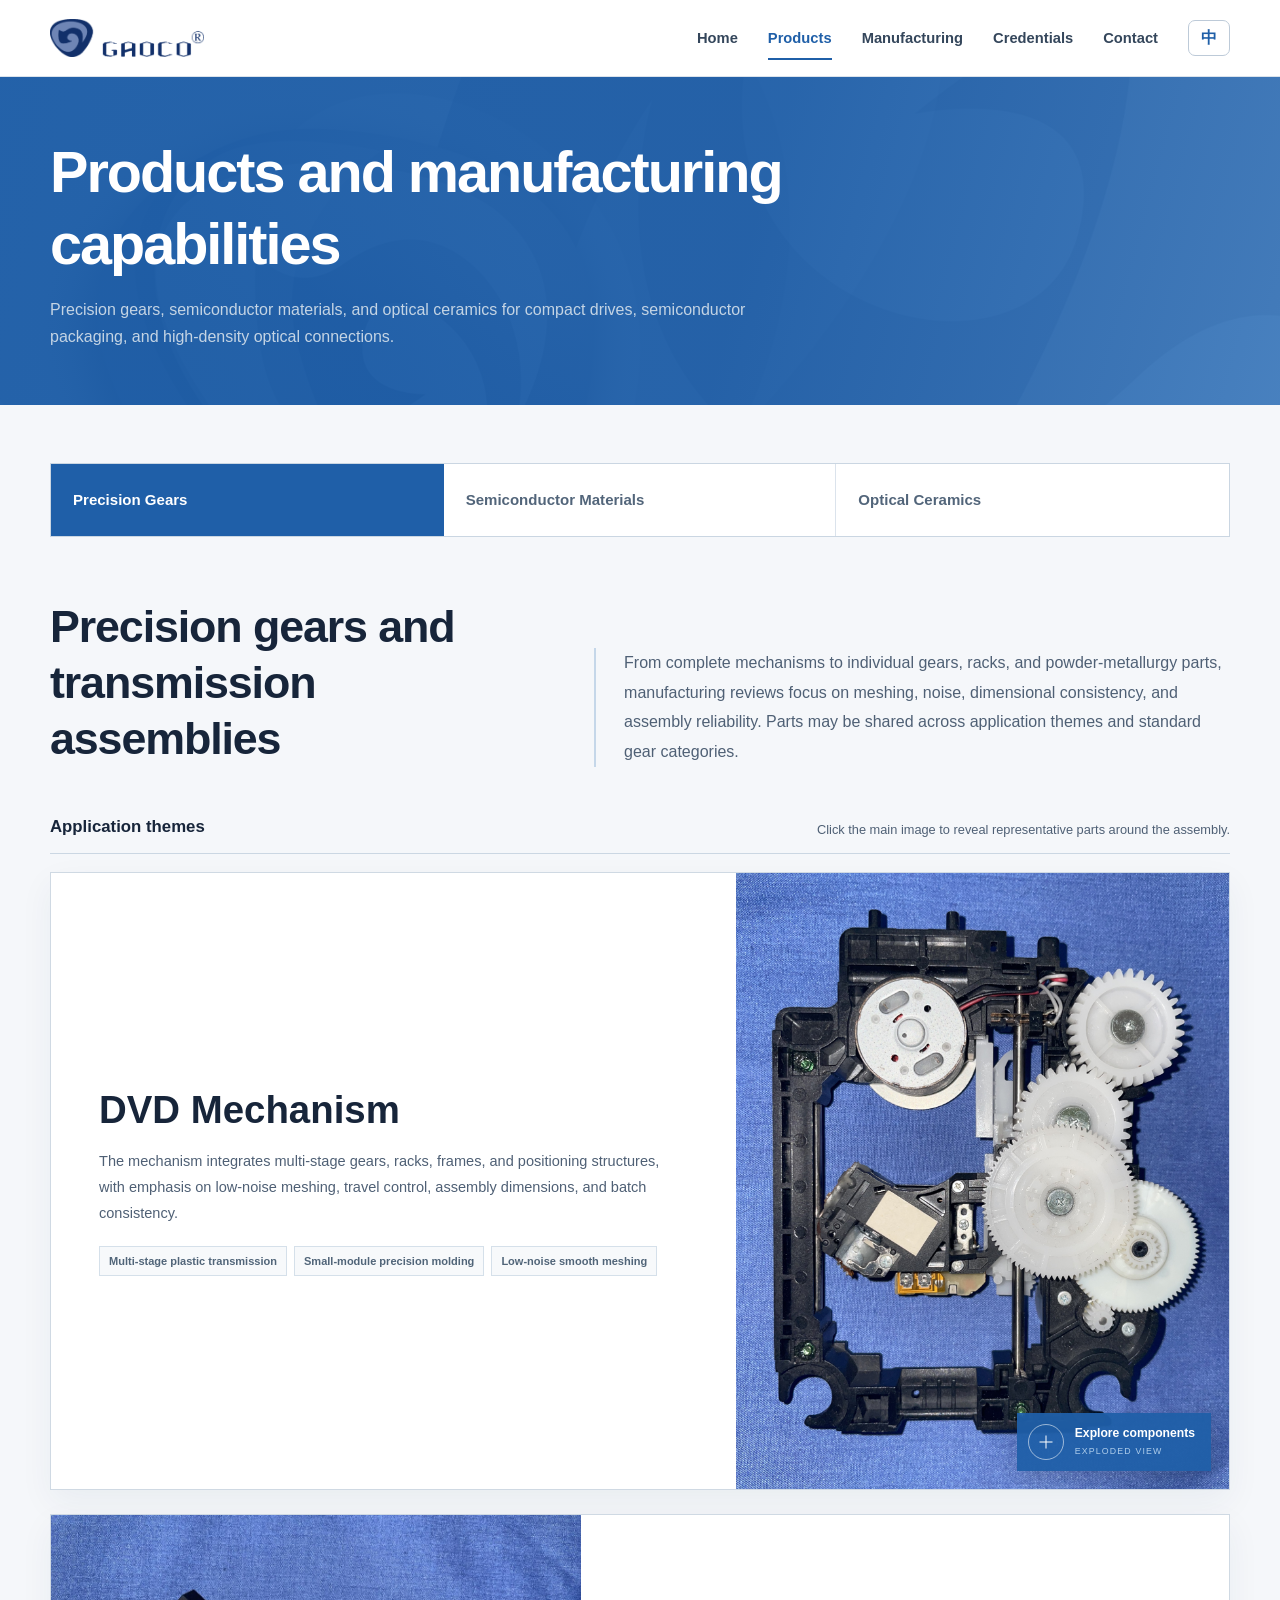
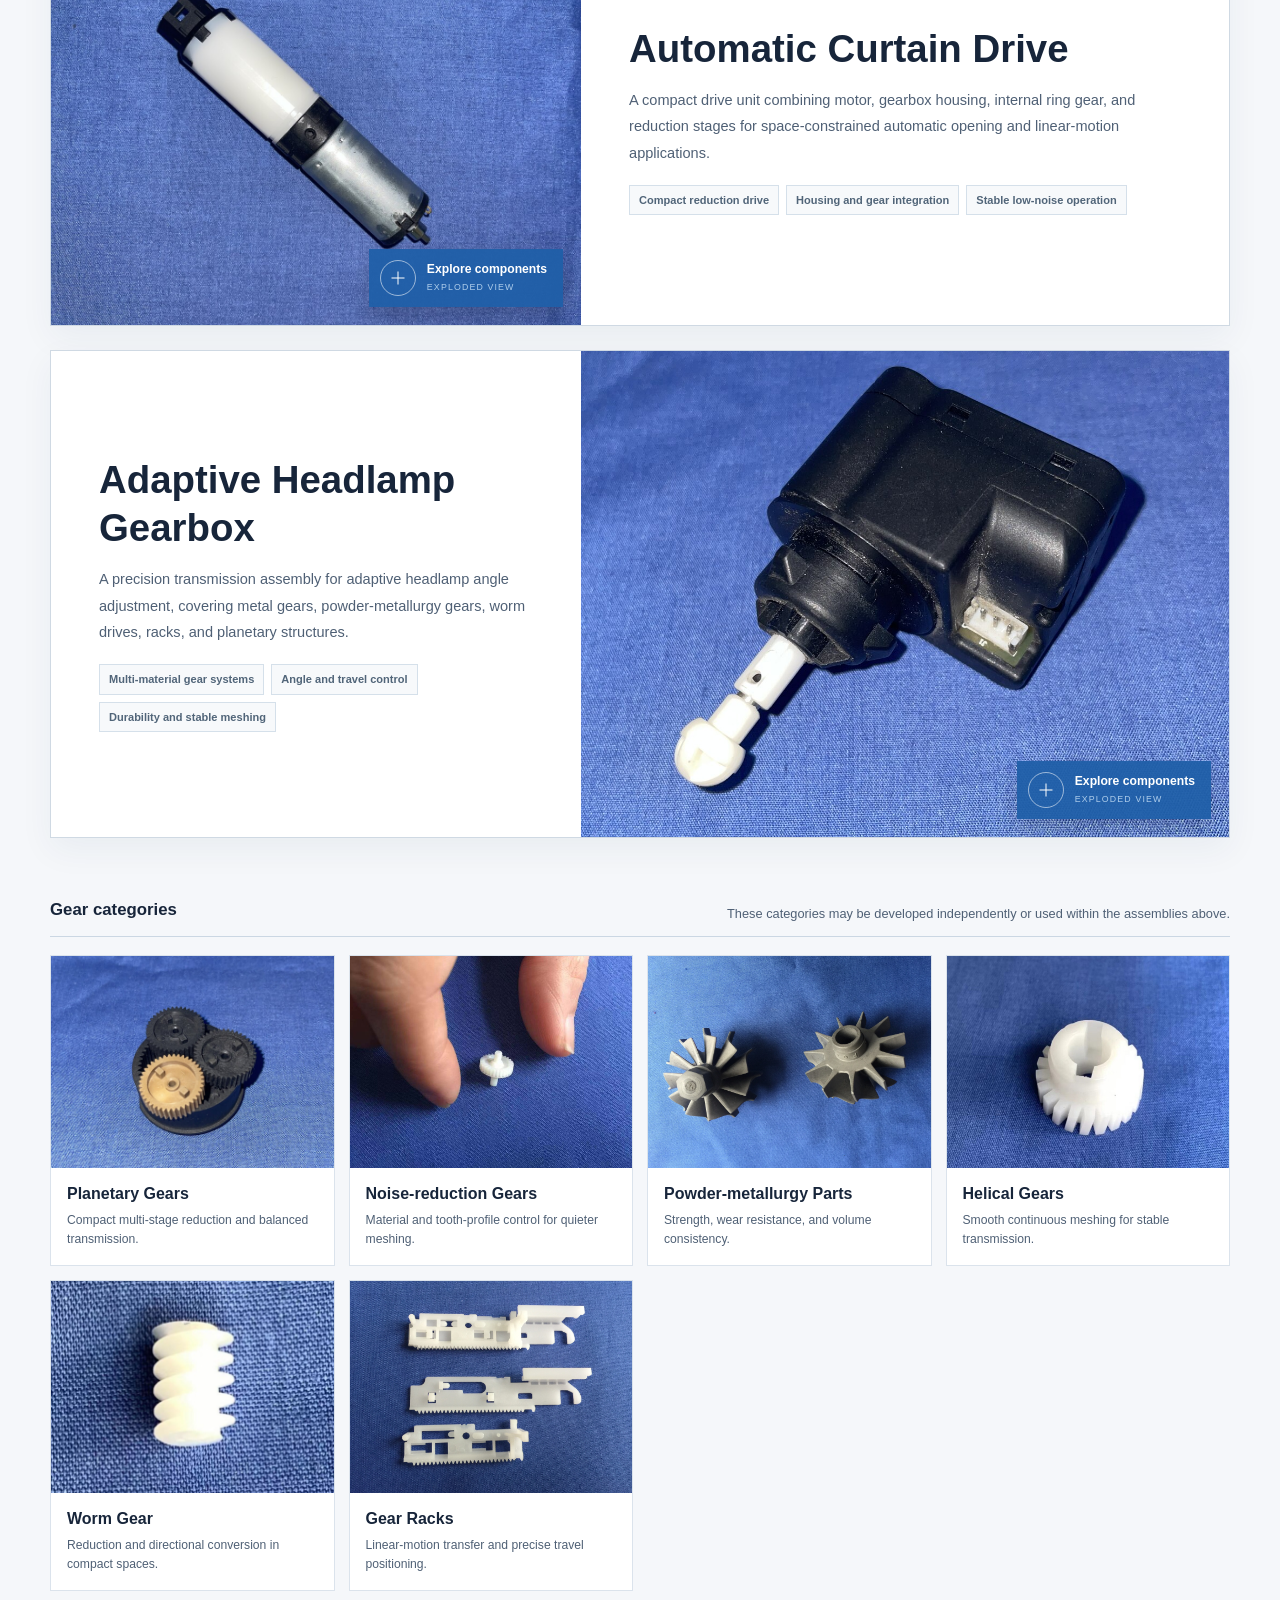
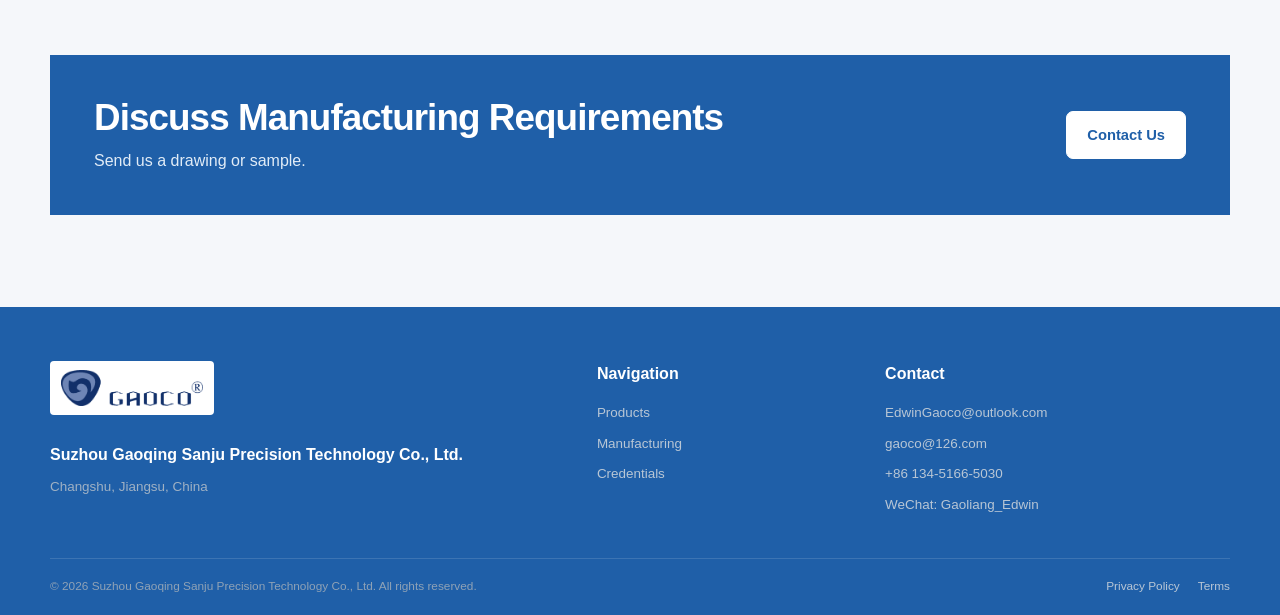
<file: products.html>
<!doctype html>
<html lang="zh-CN">
<head>
  <meta charset="utf-8">
  <meta name="viewport" content="width=device-width, initial-scale=1">
  <title>产品中心｜精密齿轮 · 半导体材料 · 光通信陶瓷｜GAOCO</title>
  <meta name="description" content="GAOCO产品中心展示精密齿轮与传动组件、DVD机芯和汽车大灯齿轮箱、氮化铝粉体等半导体材料、陶瓷劈刀、半导体与医疗陶瓷吸嘴，以及多规格MT插芯和光通信陶瓷套管。">
  <meta name="keywords" content="精密齿轮产品, 塑胶齿轮厂家, DVD机芯齿轮, 自动窗帘齿轮箱, 汽车大灯转向齿轮, 行星齿轮, 斜齿轮, 蜗杆, 齿条, 消噪齿轮, 粉末冶金件, 氮化铝填料粉, 氮化铝微米粉, 氮化铝造粒粉, 氧化铝粉, 氧化锆粉, 陶瓷劈刀, 半导体陶瓷吸嘴, 医疗陶瓷吸嘴, MT插芯, 12孔MT插芯, 16孔MT插芯, 24孔MT插芯, 光通信陶瓷套管, precision gears, AlN powder, ceramic capillary, medical ceramic suction nozzle, MT ferrule, optical ceramic tube">
  <meta name="author" content="苏州高擎三炬精密科技有限公司">
  <meta name="robots" content="index, follow">
  <link rel="canonical" href="https://gaoco.org/products.html">
  <meta property="og:title" content="GAOCO 产品中心">
  <meta property="og:description" content="精密齿轮、半导体材料与光通信陶瓷。">
  <meta property="og:type" content="website">
  <meta property="og:url" content="https://gaoco.org/products.html">
  <meta property="og:image" content="https://gaoco.org/products/semiconductor/aln-filler-powder.jpg">
  <meta property="og:site_name" content="GAOCO | 苏州高擎三炬精密科技有限公司">
  <meta property="og:locale" content="zh_CN">
  <meta property="og:locale:alternate" content="en_US">
  <meta name="theme-color" content="#1f5fa8">
  <link rel="icon" href="branding/favicon.ico">
  <script type="application/ld+json">
  {
    "@context": "https://schema.org",
    "@type": "CollectionPage",
    "name": "GAOCO Products",
    "url": "https://gaoco.org/products.html",
    "about": {"@id": "https://gaoco.org/#organization"},
    "mainEntity": {
      "@type": "ItemList",
      "itemListElement": [
        {"@type": "ListItem", "position": 1, "name": "Precision Gears and Drives", "url": "https://gaoco.org/products.html#precision-gears"},
        {"@type": "ListItem", "position": 2, "name": "Semiconductor Materials", "url": "https://gaoco.org/products.html#semiconductor-materials"},
        {"@type": "ListItem", "position": 3, "name": "Optical Communication Ceramics", "url": "https://gaoco.org/products.html#optical-ceramics"}
      ]
    }
  }
  </script>
  <link rel="stylesheet" href="style.css?v=20260813-17">
</head>
<body data-page="products" data-title-zh="产品中心｜精密齿轮 · 半导体材料 · 光通信陶瓷｜GAOCO" data-title-en="Products | Precision Gears, Semiconductor Materials &amp; Optical Ceramics | GAOCO">
  <header class="site-header">
    <div class="container header-flex">
      <a class="brand-logo" href="index.html" aria-label="GAOCO 首页"><img src="branding/gaoco-logo-transparent.png" alt="GAOCO 高擎三炬标志" width="699" height="175" data-eager></a>
      <button class="mobile-menu-btn" data-menu-toggle type="button" aria-label="展开导航" aria-expanded="false"><span></span><span></span><span></span></button>
      <nav id="mainNav" aria-label="主导航">
        <a href="index.html" data-bi data-zh="首页" data-en="Home">首页</a>
        <a class="active" href="products.html" data-bi data-zh="产品中心" data-en="Products">产品中心</a>
        <a href="roadmap.html" data-bi data-zh="制造与研发" data-en="Manufacturing">制造与研发</a>
        <a href="credentials.html" data-bi data-zh="资质文件" data-en="Credentials">资质文件</a>
        <a href="contacts.html" data-bi data-zh="联系我们" data-en="Contact">联系我们</a>
      </nav>
      <button class="language-toggle" id="languageToggle" type="button" aria-label="切换语言"><span id="languageToggleText">EN</span></button>
    </div>
  </header>

  <main>
    <section class="page-hero product-hero">
      <div class="container product-hero-grid">
        <div>
          <h1 data-bi data-zh="产品与制造能力" data-en="Products and manufacturing capabilities">产品与制造能力</h1>
          <p data-bi data-zh="精密齿轮、半导体材料与光通信陶瓷产品，覆盖微型传动、半导体封装与高密度光连接等应用。" data-en="Precision gears, semiconductor materials, and optical ceramics for compact drives, semiconductor packaging, and high-density optical connections.">精密齿轮、半导体材料与光通信陶瓷产品，覆盖微型传动、半导体封装与高密度光连接等应用。</p>
        </div>
      </div>
    </section>

    <section class="products-section">
      <div class="container">
        <div class="product-selector-wrap" id="productSelector">
          <div class="product-selector" role="tablist" aria-label="产品分类" data-aria-zh="产品分类" data-aria-en="Product categories">
            <button class="product-tab" data-product-tab="precision-gears" type="button" role="tab">
              <span><b data-bi data-zh="精密齿轮" data-en="Precision Gears">精密齿轮</b></span>
            </button>
            <button class="product-tab" data-product-tab="semiconductor-materials" type="button" role="tab">
              <span><b data-bi data-zh="半导体材料" data-en="Semiconductor Materials">半导体材料</b></span>
            </button>
            <button class="product-tab" data-product-tab="optical-ceramics" type="button" role="tab">
              <span><b data-bi data-zh="光通信陶瓷" data-en="Optical Ceramics">光通信陶瓷</b></span>
            </button>
          </div>
        </div>

        <div class="product-panels">
          <section class="product-panel" data-product-panel="precision-gears" id="precision-gears">
            <div class="panel-head panel-head-split">
              <div><h2 data-bi data-zh="精密齿轮与传动组件" data-en="Precision gears and transmission assemblies">精密齿轮与传动组件</h2></div>
              <p data-bi data-zh="从完整机构到单个齿轮、齿条与粉末冶金件，围绕啮合、噪声、尺寸一致性与装配可靠性开展制造评估。同一零件可同时应用于主题机构与标准齿轮类别。" data-en="From complete mechanisms to individual gears, racks, and powder-metallurgy parts, manufacturing reviews focus on meshing, noise, dimensional consistency, and assembly reliability. Parts may be shared across application themes and standard gear categories.">从完整机构到单个齿轮、齿条与粉末冶金件，围绕啮合、噪声、尺寸一致性与装配可靠性开展制造评估。同一零件可同时应用于主题机构与标准齿轮类别。</p>
            </div>

            <div class="theme-heading">
              <span data-bi data-zh="应用主题" data-en="Application themes">应用主题</span>
              <p data-bi data-zh="点击主图，查看由中心向外展开的代表性零部件。" data-en="Click the main image to reveal representative parts around the assembly.">点击主图，查看由中心向外展开的代表性零部件。</p>
            </div>

            <article class="exploded-product dvd-product" data-star-assembly>
              <div class="exploded-overview">
                <div class="exploded-copy"><h3 data-bi data-zh="DVD 机芯" data-en="DVD Mechanism">DVD 机芯</h3><p data-bi data-zh="完整机芯由多级传动齿轮、齿条、支架和定位结构协同工作。重点关注低噪啮合、行程控制、装配尺寸与批次稳定性。" data-en="The mechanism integrates multi-stage gears, racks, frames, and positioning structures, with emphasis on low-noise meshing, travel control, assembly dimensions, and batch consistency.">完整机芯由多级传动齿轮、齿条、支架和定位结构协同工作。重点关注低噪啮合、行程控制、装配尺寸与批次稳定性。</p><ul><li data-bi data-zh="多级塑胶传动" data-en="Multi-stage plastic transmission">多级塑胶传动</li><li data-bi data-zh="小模数精密成型" data-en="Small-module precision molding">小模数精密成型</li><li data-bi data-zh="低噪与顺滑啮合" data-en="Low-noise smooth meshing">低噪与顺滑啮合</li></ul></div>
                <button class="exploded-trigger" data-star-toggle type="button" aria-expanded="false">
                  <img src="products/precision/dvd-assembly-front.jpg" alt="DVD机芯齿轮组件" width="1200" height="900">
                  <span class="exploded-action"><i aria-hidden="true"></i><b data-bi data-zh="点击展开零部件" data-en="Explore components">点击展开零部件</b><small data-bi data-zh="EXPLODED VIEW" data-en="EXPLODED VIEW">EXPLODED VIEW</small></span>
                </button>
              </div>
              <div class="exploded-stage dvd-stage" aria-label="DVD机芯零部件">
                <div class="stage-core"><img src="products/precision/dvd-assembly-front.jpg" alt="DVD机芯中心组件"><span data-bi data-zh="机构总成" data-en="Assembly">机构总成</span></div>
                <article class="exploded-part p1"><img src="products/precision/dvd-frame.jpg" alt="机芯框架"><div><b data-bi data-zh="机芯框架" data-en="Mechanism frame">机芯框架</b></div></article>
                <article class="exploded-part p2"><img src="products/precision/dvd-laser-mechanism.jpg" alt="激光头机构"><div><b data-bi data-zh="激光头机构" data-en="Laser pickup mechanism">激光头机构</b></div></article>
                <article class="exploded-part p3"><img src="products/precision/dvd-optical-pickup.jpg" alt="光学头组件"><div><b data-bi data-zh="光学头组件" data-en="Optical pickup">光学头组件</b></div></article>
                <article class="exploded-part p4"><img src="products/precision/dvd-lens-holder.jpg" alt="激光头镜片架"><div><b data-bi data-zh="激光头镜片架" data-en="Laser lens holder">激光头镜片架</b></div></article>
                <article class="exploded-part p5"><img src="products/precision/dvd-micro-coil-frame.jpg" alt="激光头微型线圈骨架"><div><b data-bi data-zh="激光头微型线圈骨架" data-en="Micro coil frame">激光头微型线圈骨架</b></div></article>
                <article class="exploded-part p6"><img src="products/precision/dvd-spindle-motor.jpg" alt="主轴电机"><div><b data-bi data-zh="主轴电机" data-en="Spindle motor">主轴电机</b></div></article>
                <article class="exploded-part p7"><img src="products/precision/dvd-rack.jpg" alt="精密齿条"><div><b data-bi data-zh="精密齿条" data-en="Precision rack">精密齿条</b></div></article>
                <article class="exploded-part p8"><img src="products/precision/dvd-slider.jpg" alt="激光头滑轨"><div><b data-bi data-zh="激光头滑轨" data-en="Pickup slider">激光头滑轨</b></div></article>
                <article class="exploded-part p9"><img src="products/precision/dvd-compound-gear.jpg" alt="复合传动齿轮"><div><b data-bi data-zh="复合传动齿轮" data-en="Compound gear">复合传动齿轮</b></div></article>
                <article class="exploded-part p10"><img src="products/precision/dvd-triple-gear.jpg" alt="三联齿轮"><div><b data-bi data-zh="三联齿轮" data-en="Triple gear">三联齿轮</b></div></article>
                <article class="exploded-part p11"><img src="products/precision/dvd-motor-gears.jpg" alt="电机齿轮"><div><b data-bi data-zh="电机齿轮" data-en="Motor gears">电机齿轮</b></div></article>
                <article class="exploded-part p12"><img src="products/precision/dvd-micro-motor-gears.jpg" alt="微型电机齿轮"><div><b data-bi data-zh="微型电机齿轮" data-en="Micro motor gears">微型电机齿轮</b></div></article>
              </div>
            </article>

            <article class="exploded-product" data-star-assembly>
              <div class="exploded-overview reverse">
                <div class="exploded-copy"><h3 data-bi data-zh="自动窗帘机" data-en="Automatic Curtain Drive">自动窗帘机</h3><p data-bi data-zh="电机、齿轮箱体、内齿圈与减速结构组成紧凑驱动单元，适用于空间受限的自动开合与线性传动场景。" data-en="A compact drive unit combining motor, gearbox housing, internal ring gear, and reduction stages for space-constrained automatic opening and linear-motion applications.">电机、齿轮箱体、内齿圈与减速结构组成紧凑驱动单元，适用于空间受限的自动开合与线性传动场景。</p><ul><li data-bi data-zh="紧凑减速机构" data-en="Compact reduction drive">紧凑减速机构</li><li data-bi data-zh="箱体与齿轮协同" data-en="Housing and gear integration">箱体与齿轮协同</li><li data-bi data-zh="平稳低噪运行" data-en="Stable low-noise operation">平稳低噪运行</li></ul></div>
                <button class="exploded-trigger" data-star-toggle type="button" aria-expanded="false">
                  <img src="products/precision/curtain-assembly.jpg" alt="自动窗帘机驱动组件" width="1200" height="900">
                  <span class="exploded-action"><i aria-hidden="true"></i><b data-bi data-zh="点击展开零部件" data-en="Explore components">点击展开零部件</b><small>EXPLODED VIEW</small></span>
                </button>
              </div>
              <div class="exploded-stage" aria-label="自动窗帘机零部件">
                <div class="stage-core"><img src="products/precision/curtain-assembly.jpg" alt="自动窗帘机总成"><span data-bi data-zh="驱动总成" data-en="Drive assembly">驱动总成</span></div>
                <article class="exploded-part p1"><img src="products/precision/curtain-housing.jpg" alt="齿轮箱外壳"><div><b data-bi data-zh="齿轮箱外壳" data-en="Gearbox housing">齿轮箱外壳</b></div></article>
                <article class="exploded-part p2"><img src="products/precision/curtain-inner-frame.jpg" alt="内部定位结构"><div><b data-bi data-zh="内部定位结构" data-en="Inner positioning frame">内部定位结构</b></div></article>
                <article class="exploded-part p3"><img src="products/precision/curtain-drive-gear.jpg" alt="驱动齿轮"><div><b data-bi data-zh="驱动齿轮" data-en="Drive gear">驱动齿轮</b></div></article>
                <article class="exploded-part p4"><img src="products/precision/curtain-ring-gear.jpg" alt="内齿圈"><div><b data-bi data-zh="内齿圈" data-en="Internal ring gear">内齿圈</b></div></article>
                <article class="exploded-part p5"><img src="products/precision/curtain-gearbox.jpg" alt="减速驱动单元"><div><b data-bi data-zh="减速驱动单元" data-en="Reduction drive unit">减速驱动单元</b></div></article>
                <article class="exploded-part p6"><img src="products/precision/curtain-rear.jpg" alt="后端组件"><div><b data-bi data-zh="后端组件" data-en="Rear assembly">后端组件</b></div></article>
              </div>
            </article>

            <article class="exploded-product" data-star-assembly>
              <div class="exploded-overview">
                <div class="exploded-copy"><h3 data-bi data-zh="汽车大灯随动转向齿轮箱" data-en="Adaptive Headlamp Gearbox">汽车大灯随动转向齿轮箱</h3><p data-bi data-zh="用于车灯角度随动调节的精密传动组件，覆盖金属齿轮、粉末冶金齿轮、蜗杆、齿条与行星齿轮结构。" data-en="A precision transmission assembly for adaptive headlamp angle adjustment, covering metal gears, powder-metallurgy gears, worm drives, racks, and planetary structures.">用于车灯角度随动调节的精密传动组件，覆盖金属齿轮、粉末冶金齿轮、蜗杆、齿条与行星齿轮结构。</p><ul><li data-bi data-zh="多材料齿轮组合" data-en="Multi-material gear systems">多材料齿轮组合</li><li data-bi data-zh="角度与行程控制" data-en="Angle and travel control">角度与行程控制</li><li data-bi data-zh="耐久与啮合稳定性" data-en="Durability and stable meshing">耐久与啮合稳定性</li></ul></div>
                <button class="exploded-trigger" data-star-toggle type="button" aria-expanded="false">
                  <img src="products/precision/headlight-assembly.jpg" alt="汽车大灯随动转向齿轮箱" width="1200" height="900">
                  <span class="exploded-action"><i aria-hidden="true"></i><b data-bi data-zh="点击展开零部件" data-en="Explore components">点击展开零部件</b><small>EXPLODED VIEW</small></span>
                </button>
              </div>
              <div class="exploded-stage headlight-stage" aria-label="汽车大灯齿轮箱零部件">
                <div class="stage-core"><img src="products/precision/headlight-assembly.jpg" alt="大灯转向齿轮箱总成"><span data-bi data-zh="齿轮箱总成" data-en="Gearbox assembly">齿轮箱总成</span></div>
                <article class="exploded-part p1"><img src="products/precision/headlight-metal-gears.jpg" alt="金属齿轮组"><div><b data-bi data-zh="金属齿轮组" data-en="Metal gear set">金属齿轮组</b></div></article>
                <article class="exploded-part p2"><img src="products/precision/powder-metal-parts.jpg" alt="粉末冶金件"><div><b data-bi data-zh="粉末冶金件" data-en="Powder-metallurgy parts">粉末冶金件</b></div></article>
                <article class="exploded-part p3"><img src="products/precision/bevel-gear.jpg" alt="锥齿轮"><div><b data-bi data-zh="锥齿轮" data-en="Bevel gear">锥齿轮</b></div></article>
                <article class="exploded-part p4"><img src="products/precision/worm-gear.jpg" alt="蜗轮蜗杆件"><div><b data-bi data-zh="蜗轮蜗杆件" data-en="Worm drive">蜗轮蜗杆件</b></div></article>
                <article class="exploded-part p5"><img src="products/precision/gear-rack.jpg" alt="调节齿条"><div><b data-bi data-zh="调节齿条" data-en="Adjustment rack">调节齿条</b></div></article>
                <article class="exploded-part p6"><img src="products/precision/planetary-gears.jpg" alt="行星齿轮组"><div><b data-bi data-zh="行星齿轮组" data-en="Planetary gear set">行星齿轮组</b></div></article>
                <article class="exploded-part p7"><img src="products/precision/headlight-gearbox-open.jpg" alt="汽车大灯齿轮箱内部组件"><div><b data-bi data-zh="齿轮箱内部组件" data-en="Gearbox internal assembly">齿轮箱内部组件</b></div></article>
                <article class="exploded-part p8"><img src="products/precision/headlight-sector-gear.png" alt="汽车转向扇形齿轮"><div><b data-bi data-zh="转向扇形齿轮" data-en="Steering sector gear">转向扇形齿轮</b></div></article>
              </div>
            </article>

            <section class="gear-types" aria-labelledby="gearTypeTitle">
              <div class="theme-heading"><span id="gearTypeTitle" data-bi data-zh="齿轮分类" data-en="Gear categories">齿轮分类</span><p data-bi data-zh="以下类别可独立开发，也可作为上述机构中的组成零件。" data-en="These categories may be developed independently or used within the assemblies above.">以下类别可独立开发，也可作为上述机构中的组成零件。</p></div>
              <div class="gear-type-grid">
                <article><img src="products/precision/planetary-gears.jpg" alt="行星齿轮"><div><h3 data-bi data-zh="行星齿轮" data-en="Planetary Gears">行星齿轮</h3><p data-bi data-zh="紧凑空间内实现多级减速与均衡传动。" data-en="Compact multi-stage reduction and balanced transmission.">紧凑空间内实现多级减速与均衡传动。</p></div></article>
                <article><img src="products/precision/noise-reduction-gear.jpg" alt="消噪齿轮"><div><h3 data-bi data-zh="消噪齿轮" data-en="Noise-reduction Gears">消噪齿轮</h3><p data-bi data-zh="围绕材料、齿形和啮合状态改善运行噪声。" data-en="Material and tooth-profile control for quieter meshing.">围绕材料、齿形和啮合状态改善运行噪声。</p></div></article>
                <article><img src="products/precision/powder-metal-parts.jpg" alt="粉末冶金件"><div><h3 data-bi data-zh="粉末冶金件" data-en="Powder-metallurgy Parts">粉末冶金件</h3><p data-bi data-zh="兼顾强度、耐磨与批量成型一致性。" data-en="Strength, wear resistance, and volume consistency.">兼顾强度、耐磨与批量成型一致性。</p></div></article>
                <article><img src="products/precision/helical-gear.jpg" alt="斜齿轮"><div><h3 data-bi data-zh="斜齿轮" data-en="Helical Gears">斜齿轮</h3><p data-bi data-zh="适合需要平稳连续啮合的传动结构。" data-en="Smooth continuous meshing for stable transmission.">适合需要平稳连续啮合的传动结构。</p></div></article>
                <article><img src="products/precision/worm-gear.jpg" alt="蜗杆"><div><h3 data-bi data-zh="蜗杆" data-en="Worm Gear">蜗杆</h3><p data-bi data-zh="在紧凑空间内完成减速与传动方向转换。" data-en="Reduction and directional conversion in compact spaces.">在紧凑空间内完成减速与传动方向转换。</p></div></article>
                <article><img src="products/precision/gear-rack.jpg" alt="齿条"><div><h3 data-bi data-zh="齿条" data-en="Gear Racks">齿条</h3><p data-bi data-zh="用于直线运动传递与精密行程定位。" data-en="Linear-motion transfer and precise travel positioning.">用于直线运动传递与精密行程定位。</p></div></article>
              </div>
            </section>
          </section>

          <section class="product-panel" data-product-panel="semiconductor-materials" id="semiconductor-materials">
            <div class="panel-head panel-head-split">
              <div><h2 data-bi data-zh="半导体材料与精密陶瓷耗材" data-en="Semiconductor materials and precision ceramic consumables">半导体材料与精密陶瓷耗材</h2></div>
              <p data-bi data-zh="以氮化铝粉体为重点，同时展示氧化铝、氧化锆复合粉体，以及自主研发并稳定量产的陶瓷劈刀与吸嘴。具体牌号、粒径与性能以技术资料和样品确认。" data-en="Aluminum nitride powder is the central focus, supported by alumina and zirconia-based powders plus in-house ceramic capillaries and nozzles in stable volume production. Grades, particle sizes, and performance are confirmed through technical data and samples.">以氮化铝粉体为重点，同时展示氧化铝、氧化锆复合粉体，以及自主研发并稳定量产的陶瓷劈刀与吸嘴。具体牌号、粒径与性能以技术资料和样品确认。</p>
            </div>

            <div class="material-grid powder-grid">
              <article><img src="products/semiconductor/aln-granulated-powder.jpg" alt="氮化铝造粒粉"><div><h3 data-bi data-zh="氮化铝造粒粉" data-en="AlN Granulated Powder">氮化铝造粒粉</h3><p class="material-specs-copy">D50 ≈ 60–100 μm<br>AlN ≥ 99.5%<br>ρ Bulk ≈ 1.8 g/cm³<br>O Content ≤ 0.8 wt.%</p><p class="material-application" data-bi data-zh="典型应用：适合干压、热压等成型工艺，用于高导热绝缘陶瓷基板与结构件。" data-en="Typical uses: Dry-pressing and hot-pressing routes for thermally conductive, electrically insulating substrates and structural ceramics.">典型应用：适合干压、热压等成型工艺，用于高导热绝缘陶瓷基板与结构件。</p></div></article>
              <article><img src="products/semiconductor/aln-filler-powder.jpg" alt="氮化铝填料粉"><div><h3 data-bi data-zh="氮化铝填料粉" data-en="AlN Filler Powder">氮化铝填料粉</h3><p class="material-specs-copy">D50 ≈ 1–3 μm<br>BET ≈ 0.10 m²/g<br>AlN ≥ 99.5%<br>ρ Bulk ≈ 1.8 g/cm³</p><p class="material-application" data-bi data-zh="典型应用：用于导热灌封胶、导热界面材料及高导热树脂复合体系。" data-en="Typical uses: Thermally conductive potting compounds, interface materials, and high-conductivity polymer composites.">典型应用：用于导热灌封胶、导热界面材料及高导热树脂复合体系。</p></div></article>
              <article><img src="products/semiconductor/aln-micron-powder.jpg" alt="氮化铝微米粉"><div><h3 data-bi data-zh="氮化铝微米粉" data-en="AlN Micropowder">氮化铝微米粉</h3><p class="material-specs-copy">D50 ≈ 0.5 μm<br>BET ≈ 13.9 m²/g<br>AlN &gt; 99.5%<br>ρ Bulk ≈ 0.13 g/cm³</p><p class="material-application" data-bi data-zh="典型应用：适合精细陶瓷配方、流延浆料和高性能电子封装材料。" data-en="Typical uses: Fine ceramic formulations, tape-casting slurries, and high-performance electronic packaging materials.">典型应用：适合精细陶瓷配方、流延浆料和高性能电子封装材料。</p></div></article>
              <article><img src="products/semiconductor/black-3ytzp-powder.jpg" alt="黑色3Y-TZP氧化锆粉"><div><h3 data-bi data-zh="黑色 3Y-TZP 氧化锆粉" data-en="Black 3Y-TZP Zirconia Powder">黑色 3Y-TZP 氧化锆粉</h3><p class="material-specs-copy">Y₂O₃ = 3 mol%<br>D50 = 400 nm<br>σf = 1,000 MPa<br>KIC ≈ 5 MPa·m⁰·⁵</p><p class="material-application" data-bi data-zh="典型应用：用于半导体吸嘴等耐磨、抗静电精密陶瓷零件。" data-en="Typical uses: Wear-resistant and antistatic precision ceramic parts, including semiconductor pickup nozzles.">典型应用：用于半导体吸嘴等耐磨、抗静电精密陶瓷零件。</p></div></article>
              <article><img src="products/semiconductor/chromium-doped-zta-powder.jpg" alt="铬掺杂氧化锆增韧氧化铝粉"><div><h3 data-bi data-zh="铬掺杂氧化锆增韧氧化铝粉" data-en="Chromium-doped ZTA Powder">铬掺杂氧化锆增韧氧化铝粉</h3><p class="material-specs-copy">ZTA-12-Cr3<br>D50 = 50 nm<br>Cr₂O₃ = 3 wt.%<br>ZrO₂ = 12 wt.%</p><p class="material-application" data-bi data-zh="典型应用：兼顾氧化铝硬度与氧化锆韧性，适合耐磨夹具和精密结构件。" data-en="Typical uses: Wear-resistant fixtures and precision structural parts that require alumina hardness with zirconia toughness.">典型应用：兼顾氧化铝硬度与氧化锆韧性，适合耐磨夹具和精密结构件。</p></div></article>
              <article><img src="products/semiconductor/white-alumina-powder.jpg" alt="白色氧化铝粉"><div><h3 data-bi data-zh="白色氧化铝粉" data-en="White Alumina Powder">白色氧化铝粉</h3><p class="material-specs-copy">Al₂O₃ ≥ 99.8%<br>D50 = 400 nm<br>BET ≈ 6 m²/g<br>Na₂O ≤ 0.10 wt.%</p><p class="material-application" data-bi data-zh="典型应用：用于绝缘、耐磨及耐高温陶瓷件，覆盖电子封装和工业精密部件。" data-en="Typical uses: Insulating, wear-resistant, and high-temperature ceramics for electronic packaging and industrial precision parts.">典型应用：用于绝缘、耐磨及耐高温陶瓷件，覆盖电子封装和工业精密部件。</p></div></article>
            </div>

            <div class="theme-heading material-subhead"><span data-bi data-zh="精密陶瓷耗材" data-en="Precision ceramic consumables">精密陶瓷耗材</span><p data-bi data-zh="相关产品由我们自主研发，工艺成熟并已实现稳定批量生产。" data-en="Developed in-house with mature processes and proven stable volume production.">相关产品由我们自主研发，工艺成熟并已实现稳定批量生产。</p></div>
            <div class="component-grid">
              <article><img src="products/semiconductor/ceramic-capillary.jpg" alt="陶瓷劈刀"><div><h3 data-bi data-zh="陶瓷劈刀" data-en="Ceramic Capillary">陶瓷劈刀</h3><p class="material-application" data-bi data-zh="典型应用：半导体引线键合；微孔同心度和端部轮廓直接影响焊线稳定性。" data-en="Typical uses: Semiconductor wire bonding, where micro-hole concentricity and tip geometry directly affect bonding stability.">典型应用：半导体引线键合；微孔同心度和端部轮廓直接影响焊线稳定性。</p></div></article>
              <article><img src="products/semiconductor/ceramic-nozzle.jpg" alt="陶瓷吸嘴"><div><h3 data-bi data-zh="陶瓷吸嘴" data-en="Ceramic Nozzle">陶瓷吸嘴</h3><p class="material-application" data-bi data-zh="典型应用：芯片及微小器件吸取搬运；陶瓷兼具耐磨、绝缘和尺寸稳定性。" data-en="Typical uses: Picking and handling chips or micro-components; ceramic provides wear resistance, insulation, and dimensional stability.">典型应用：芯片及微小器件吸取搬运；陶瓷兼具耐磨、绝缘和尺寸稳定性。</p></div></article>
              <article><img src="products/semiconductor/medical-suction-nozzle.jpg" alt="医疗通用型陶瓷吸嘴"><div><h3 data-bi data-zh="医疗通用型陶瓷吸嘴" data-en="Medical Ceramic Suction Nozzle">医疗通用型陶瓷吸嘴</h3><p class="material-application" data-bi data-zh="应用方向：面向美国医疗器械通用配套需求，用于超声处理后病灶组织或结石碎屑的抽吸。" data-en="Application: Designed for general medical-device integration in the United States, supporting suction of lesion or stone fragments after ultrasonic treatment.">应用方向：面向美国医疗器械通用配套需求，用于超声处理后病灶组织或结石碎屑的抽吸。</p></div></article>
            </div>
          </section>

          <section class="product-panel" data-product-panel="optical-ceramics" id="optical-ceramics">
            <div class="panel-head panel-head-split">
              <div><h2 data-bi data-zh="光通信陶瓷" data-en="Optical communication ceramics">光通信陶瓷</h2></div>
              <p data-bi data-zh="围绕高密度光连接中的精密定位、对准和长期插拔稳定性，展示多种规格的 MT 插芯与精密陶瓷套管。" data-en="MT ferrules in multiple formats and precision ceramic tubes for alignment, positioning, and reliable optical connections.">围绕高密度光连接中的精密定位、对准和长期插拔稳定性，展示多种规格的 MT 插芯与精密陶瓷套管。</p>
            </div>

            <article class="optical-feature">
              <div class="optical-image"><img src="products/optical/mt-fiber-pair-feature.jpg" alt="连接光纤的双MT插芯组件" width="1080" height="1440"></div>
              <div><h3 data-bi data-zh="MT 插芯" data-en="MT Ferrules">MT 插芯</h3><p data-bi data-zh="MT 插芯面向多芯光纤阵列连接，是高密度光互连中的关键精密件。产品价值集中在孔位精度、端面质量、材料稳定性与批次一致性，可服务多芯连接器和高速光模块应用。" data-en="MT ferrules are key precision components for multi-fiber array connections and high-density optical interconnects. Critical factors include hole-position accuracy, end-face quality, material stability, and batch consistency for multi-fiber connectors and high-speed optical modules.">MT 插芯面向多芯光纤阵列连接，是高密度光互连中的关键精密件。产品价值集中在孔位精度、端面质量、材料稳定性与批次一致性，可服务多芯连接器和高速光模块应用。</p></div>
            </article>

            <section class="mt-samples" aria-label="MT插芯样件图库">
              <div class="mt-sample-grid">
                <figure><img src="products/optical/mt-ferrule-sample-a.jpg" alt="MT插芯样件正面"></figure>
                <figure><img src="products/optical/mt-ferrule-sample-b.jpg" alt="MT插芯样件结构细节"></figure>
                <figure><img src="products/optical/mt-ferrule-sample-c.jpg" alt="MT插芯样件端面"></figure>
              </div>
            </section>

            <section class="mt-spec-section" aria-labelledby="mtSpecTitle">
              <div class="mt-spec-copy">
                <h3 id="mtSpecTitle" data-bi data-zh="多种芯数与结构可选" data-en="Multiple fiber counts and structures">多种芯数与结构可选</h3>
                <p data-bi data-zh="可根据连接结构、光纤阵列和装配要求评估不同孔数、定位孔及端面方案。当前展示 12 孔、16 孔与 24 孔示意。" data-en="Fiber count, guide-hole geometry, and end-face layout can be reviewed for each connector and fiber array. Shown here are 12-, 16-, and 24-fiber formats.">可根据连接结构、光纤阵列和装配要求评估不同孔数、定位孔及端面方案。当前展示 12 孔、16 孔与 24 孔示意。</p>
                <ul><li data-bi data-zh="12 孔 MT 插芯" data-en="12-fiber MT ferrule">12 孔 MT 插芯</li><li data-bi data-zh="16 孔 MT 插芯" data-en="16-fiber MT ferrule">16 孔 MT 插芯</li><li data-bi data-zh="24 孔 MT 插芯" data-en="24-fiber MT ferrule">24 孔 MT 插芯</li><li data-bi data-zh="支持图纸与样件评估" data-en="Drawing and sample review">支持图纸与样件评估</li></ul>
              </div>
              <div class="mt-drawing-stack" aria-label="12孔、16孔与24孔MT插芯示意图">
                <figure class="mt-drawing"><img src="products/optical/mt-24-fiber-drawing.png" alt="24孔MT插芯示意图"></figure>
                <figure class="mt-drawing"><img src="products/optical/mt-16-fiber-drawing.png" alt="16孔MT插芯示意图"></figure>
                <figure class="mt-drawing"><img src="products/optical/mt-12-fiber-drawing.png" alt="12孔MT插芯示意图"></figure>
              </div>
            </section>

            <section class="mt-engineering-grid" aria-label="MT插芯设计与应用">
              <article class="mt-engineering-card"><img src="products/optical/mt-ferrule-3d-model.png" alt="MT插芯三维模型"><div><h3 data-bi data-zh="3D模型展示" data-en="3D Model">3D模型展示</h3><p data-bi data-zh="以三维模型展示插芯主体、光纤孔阵列、定位孔与装配界面。" data-en="The 3D model shows the ferrule body, fiber-hole array, guide holes, and assembly interfaces.">以三维模型展示插芯主体、光纤孔阵列、定位孔与装配界面。</p></div></article>
              <article class="mt-engineering-card application-reference"><img src="products/optical/sfp-plus-reference.jpg" alt="万兆多模双纤SFP+光模块应用环境参考"><div><h3 data-bi data-zh="万兆多模光网络" data-en="10G multimode optical networks">万兆多模光网络</h3><p data-bi data-zh="图示为 SFP+ 封装的万兆多模双纤光模块，用于说明 850 nm、10 Gbps、最远约 300 m 的典型应用环境。该光模块为应用参考，非本公司产品。" data-en="The pictured SFP+ 10G multimode transceiver illustrates a typical 850 nm, 10 Gbps application with reach up to about 300 m. The transceiver is shown for application context and is not a GAOCO product.">图示为 SFP+ 封装的万兆多模双纤光模块，用于说明 850 nm、10 Gbps、最远约 300 m 的典型应用环境。该光模块为应用参考，非本公司产品。</p></div></article>
            </section>

            <div class="component-grid optical-component-grid">
              <article><img src="products/optical/ceramic-tubes.jpg" alt="光通信陶瓷套管"><div><h3 data-bi data-zh="光通信陶瓷套管" data-en="Optical Ceramic Tubes">光通信陶瓷套管</h3><p data-bi data-zh="用于光通信组件中的精密定位、绝缘与耐磨配合，可按内外径、长度和装配间隙定制。" data-en="For precision positioning, insulation, and wear-resistant fits in optical communication assemblies, customizable by ID, OD, length, and assembly clearance.">用于光通信组件中的精密定位、绝缘与耐磨配合，可按内外径、长度和装配间隙定制。</p></div></article>
            </div>
          </section>
        </div>

        <section class="product-review-note">
          <div><h2 data-bi data-zh="欢迎沟通制造需求" data-en="Discuss Manufacturing Requirements">欢迎沟通制造需求</h2><p data-bi data-zh="欢迎发送图纸或样件。" data-en="Send us a drawing or sample.">欢迎发送图纸或样件。</p></div>
          <a class="btn btn-primary" href="contacts.html" data-bi data-zh="联系我们" data-en="Contact Us">联系我们</a>
        </section>
      </div>
    </section>
  </main>

  <footer class="site-footer">
    <div class="container footer-grid">
      <div class="footer-brand"><a class="footer-logo-link" href="index.html" aria-label="返回首页"><img src="branding/gaoco-logo-transparent.png" alt="GAOCO" width="699" height="175" loading="lazy"></a><p data-bi data-zh="苏州高擎三炬精密科技有限公司" data-en="Suzhou Gaoqing Sanju Precision Technology Co., Ltd.">苏州高擎三炬精密科技有限公司</p><span data-bi data-zh="中国 · 江苏 · 常熟" data-en="Changshu, Jiangsu, China">中国 · 江苏 · 常熟</span></div>
      <div class="footer-links"><strong data-bi data-zh="快速导航" data-en="Navigation">快速导航</strong><a href="products.html" data-bi data-zh="产品中心" data-en="Products">产品中心</a><a href="roadmap.html" data-bi data-zh="制造与研发" data-en="Manufacturing">制造与研发</a><a href="credentials.html" data-bi data-zh="资质文件" data-en="Credentials">资质文件</a></div>
      <div class="footer-contact"><strong data-bi data-zh="联系" data-en="Contact">联系</strong><a href="mailto:EdwinGaoco@outlook.com">EdwinGaoco@outlook.com</a><a href="mailto:gaoco@126.com">gaoco@126.com</a><a href="tel:+8613451665030">+86 134-5166-5030</a><span>WeChat: Gaoliang_Edwin</span></div>
    </div>
    <div class="container footer-bottom"><p>© <span data-current-year>2026</span> <span data-bi data-zh="苏州高擎三炬精密科技有限公司。保留一切权利。" data-en="Suzhou Gaoqing Sanju Precision Technology Co., Ltd. All rights reserved.">苏州高擎三炬精密科技有限公司。保留一切权利。</span></p><p><a href="privacy.html" data-bi data-zh="隐私政策" data-en="Privacy Policy">隐私政策</a><a href="terms.html" data-bi data-zh="使用条款" data-en="Terms">使用条款</a></p></div>
  </footer>
  <script defer src="script.js?v=20260813-17"></script>
</body>
</html>
</file>
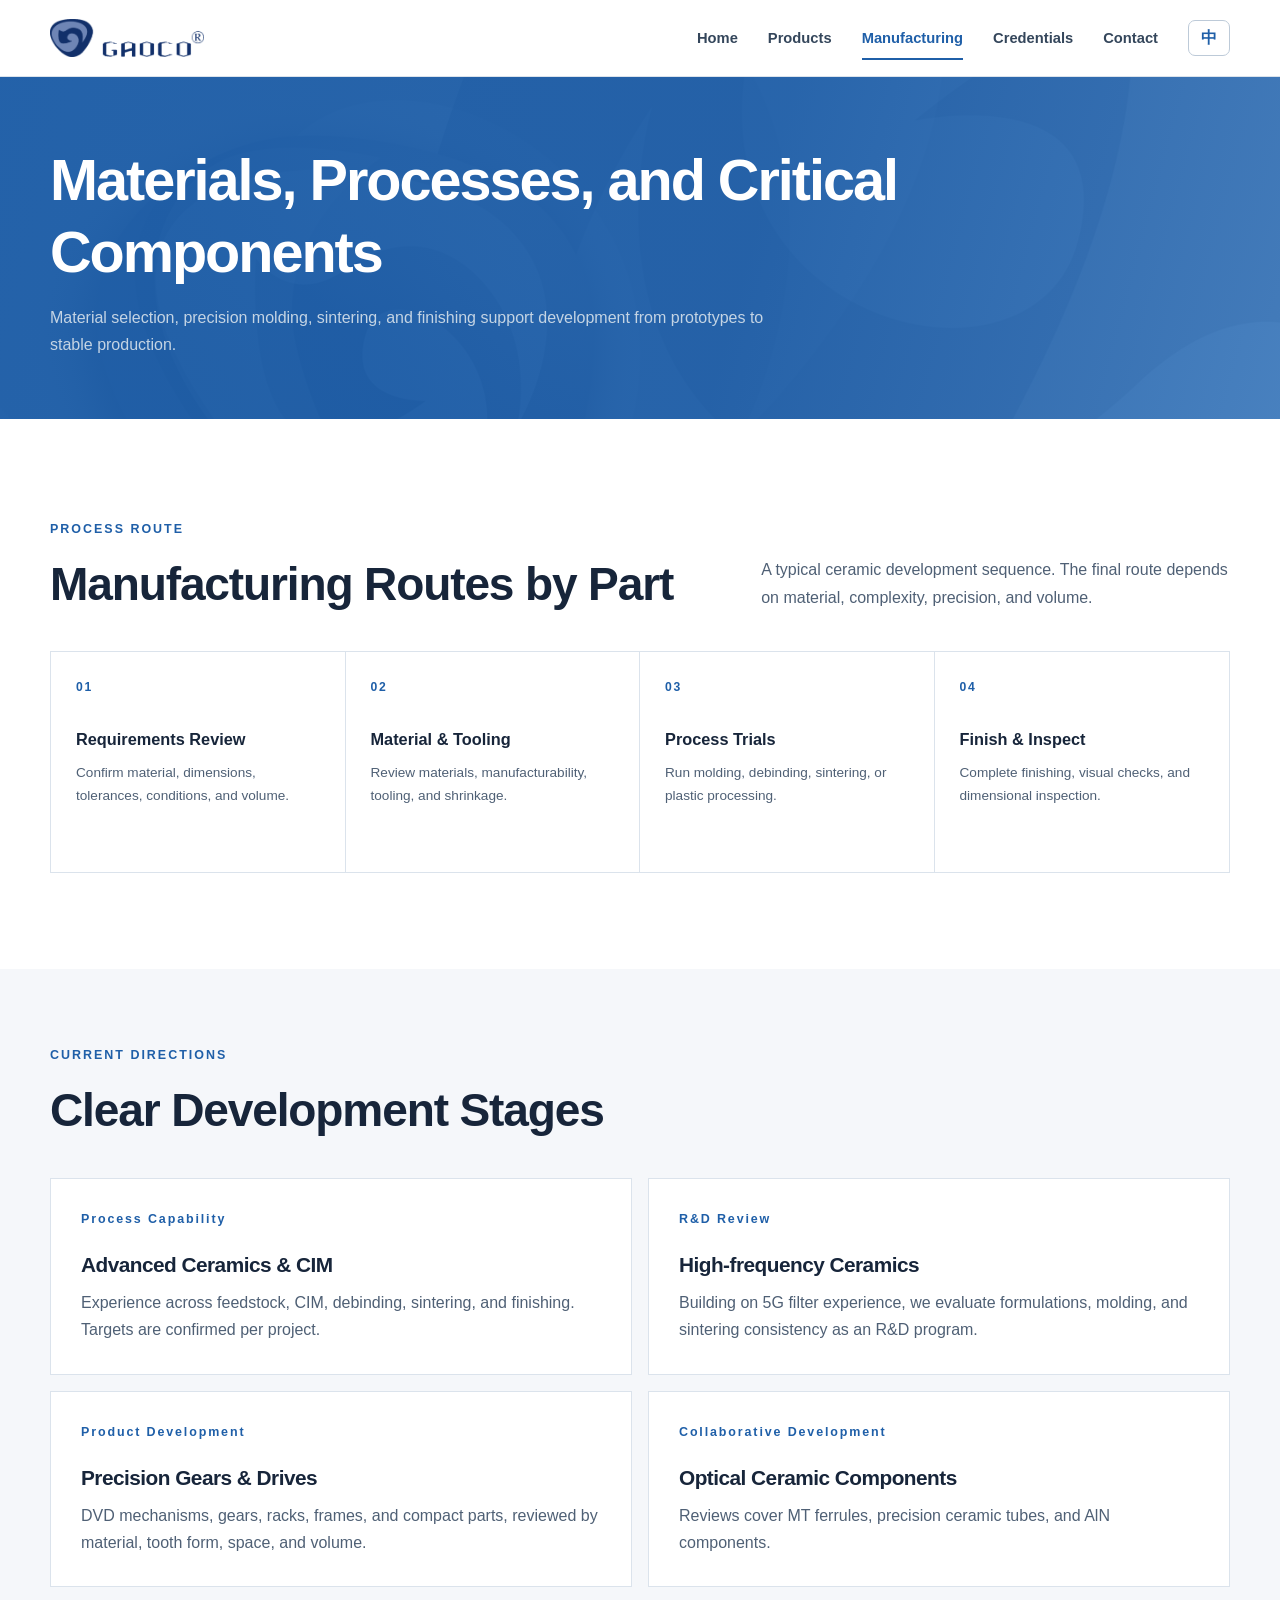
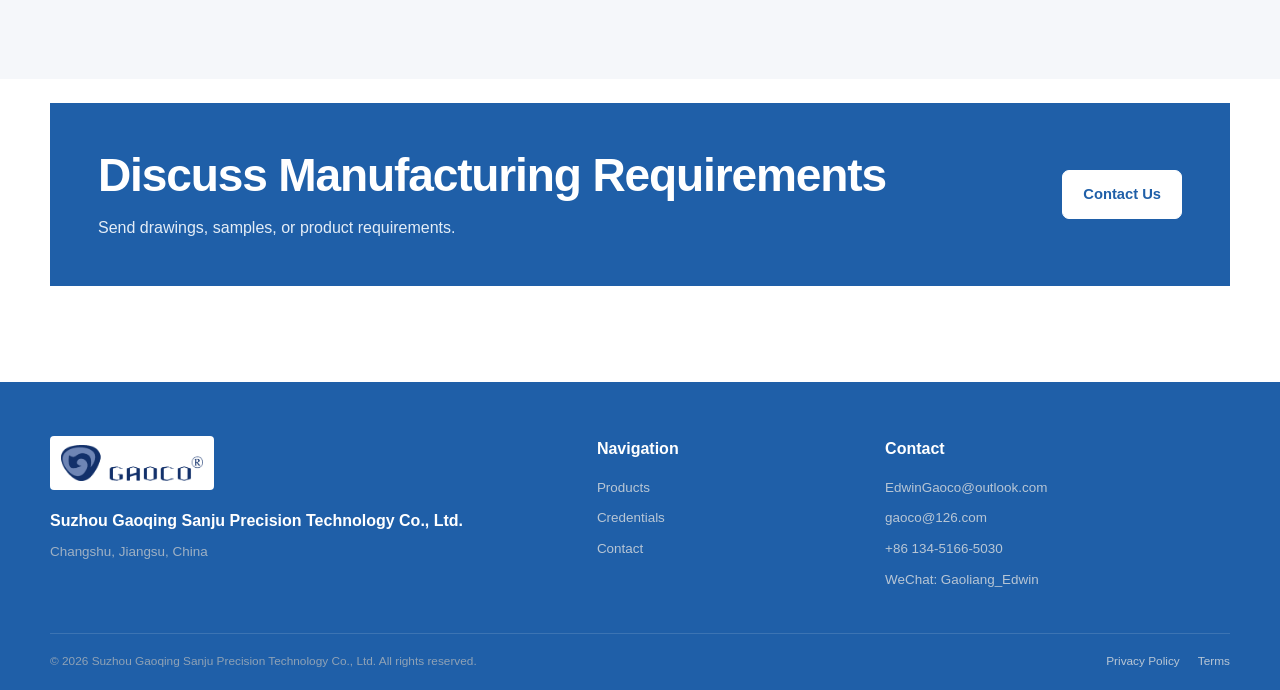
<file: roadmap.html>
<!doctype html>
<html lang="zh-CN">
<head>
  <meta charset="utf-8">
  <meta name="viewport" content="width=device-width, initial-scale=1">
  <title>制造与研发 | 陶瓷注射成型 精密塑胶传动 | GAOCO</title>
  <meta name="description" content="了解高擎三炬在材料评估、陶瓷注射成型、烧结、后加工、精密塑胶传动件和光通信陶瓷器件方面的制造与研发方向。">
  <meta name="keywords" content="陶瓷注射成型, CIM陶瓷精密注塑, 陶瓷脱脂烧结, 陶瓷后加工, 精密塑胶齿轮制造, 塑胶齿轮模具, 微型传动组件开发, 图纸评估, 来样开发, 半导体陶瓷研发, 光通信陶瓷开发, ceramic injection molding, CIM ceramics, precision gear manufacturing, ceramic sintering, drawing review">
  <meta name="author" content="苏州高擎三炬精密科技有限公司">
  <meta name="robots" content="index, follow">
  <link rel="canonical" href="https://gaoco.org/roadmap.html">
  <meta property="og:title" content="制造与研发 | GAOCO">
  <meta property="og:description" content="材料评估、陶瓷注射成型、烧结、后加工和精密零部件开发。">
  <meta property="og:type" content="website">
  <meta property="og:url" content="https://gaoco.org/roadmap.html">
  <meta property="og:site_name" content="GAOCO | 苏州高擎三炬精密科技有限公司">
  <meta property="og:locale" content="zh_CN">
  <meta property="og:locale:alternate" content="en_US">
  <meta name="theme-color" content="#1f5fa8">
  <link rel="icon" href="branding/favicon.ico">
  <link rel="stylesheet" href="style.css?v=20260813-17">
</head>
<body data-page="roadmap" data-title-zh="制造与研发 | 陶瓷注射成型 精密塑胶传动 | GAOCO" data-title-en="Manufacturing | CIM, Precision Gears &amp; Ceramic Components | GAOCO">
  <header class="site-header">
    <div class="container header-flex">
      <a class="brand-logo" href="index.html" aria-label="GAOCO 首页"><img src="branding/gaoco-logo-transparent.png" alt="GAOCO 高擎三炬标志" width="699" height="175"></a>
      <button class="mobile-menu-btn" data-menu-toggle type="button" aria-label="展开导航" aria-expanded="false"><span></span><span></span><span></span></button>
      <nav id="mainNav" aria-label="主导航">
        <a href="index.html" data-bi data-zh="首页" data-en="Home">首页</a>
        <a href="products.html" data-bi data-zh="产品中心" data-en="Products">产品中心</a>
        <a class="active" href="roadmap.html" data-bi data-zh="制造与研发" data-en="Manufacturing">制造与研发</a>
        <a href="credentials.html" data-bi data-zh="资质文件" data-en="Credentials">资质文件</a>
        <a href="contacts.html" data-bi data-zh="联系我们" data-en="Contact">联系我们</a>
      </nav>
      <button class="language-toggle" id="languageToggle" type="button" aria-label="切换语言"><span id="languageToggleText">EN</span></button>
    </div>
  </header>
  <main>
    <section class="page-hero roadmap-hero">
      <div class="container">
        <h1 data-bi data-zh="围绕材料、成型工艺与关键零部件开展项目" data-en="Materials, Processes, and Critical Components">围绕材料、成型工艺与关键零部件开展项目</h1>
        <p data-bi data-zh="依托材料选型、精密成型、烧结与后加工能力，构建从样件开发到稳定生产的制造体系。" data-en="Material selection, precision molding, sintering, and finishing support development from prototypes to stable production.">依托材料选型、精密成型、烧结与后加工能力，构建从样件开发到稳定生产的制造体系。</p>
      </div>
    </section>

    <section class="section capability-overview">
      <div class="container">
        <div class="section-head split-head">
          <div><p class="eyebrow" data-bi data-zh="典型工艺路径" data-en="Process route">典型工艺路径</p><h2 data-bi data-zh="按产品结构确定制造方案" data-en="Manufacturing Routes by Part">按产品结构确定制造方案</h2></div>
          <p data-bi data-zh="下面展示陶瓷零部件常见开发环节。实际项目会根据材料、复杂度、精度和批量调整，具体设备、参数及检验标准通过技术文件确认。" data-en="A typical ceramic development sequence. The final route depends on material, complexity, precision, and volume.">下面展示陶瓷零部件常见开发环节。实际项目会根据材料、复杂度、精度和批量调整，具体设备、参数及检验标准通过技术文件确认。</p>
        </div>
        <ol class="capability-steps">
          <li><span>01</span><strong data-bi data-zh="图纸与应用评估" data-en="Requirements Review">图纸与应用评估</strong><p data-bi data-zh="确认材料、关键尺寸、公差、工作环境和预期批量。" data-en="Confirm material, dimensions, tolerances, conditions, and volume.">确认材料、关键尺寸、公差、工作环境和预期批量。</p></li>
          <li><span>02</span><strong data-bi data-zh="材料与模具方案" data-en="Material &amp; Tooling">材料与模具方案</strong><p data-bi data-zh="评估粉体或塑料体系、结构可制造性、模具和收缩补偿。" data-en="Review materials, manufacturability, tooling, and shrinkage.">评估粉体或塑料体系、结构可制造性、模具和收缩补偿。</p></li>
          <li><span>03</span><strong data-bi data-zh="试制与工艺调整" data-en="Process Trials">试制与工艺调整</strong><p data-bi data-zh="开展注塑、脱脂、烧结或塑胶成型，并记录关键问题。" data-en="Run molding, debinding, sintering, or plastic processing.">开展注塑、脱脂、烧结或塑胶成型，并记录关键问题。</p></li>
          <li><span>04</span><strong data-bi data-zh="后加工与检测" data-en="Finish &amp; Inspect">后加工与检测</strong><p data-bi data-zh="根据项目要求完成后加工、外观检查与尺寸验证。" data-en="Complete finishing, visual checks, and dimensional inspection.">根据项目要求完成后加工、外观检查与尺寸验证。</p></li>
        </ol>
      </div>
    </section>

    <section class="roadmap-section">
      <div class="container">
        <div class="section-head"><p class="eyebrow" data-bi data-zh="当前方向" data-en="Current directions">当前方向</p><h2 data-bi data-zh="用阶段标签说明业务边界" data-en="Clear Development Stages">用阶段标签说明业务边界</h2></div>
        <div class="roadmap-grid">
          <article class="roadmap-card"><span data-bi data-zh="持续建设 · 工艺能力" data-en="Process Capability">持续建设 · 工艺能力</span><h2 data-bi data-zh="先进陶瓷与CIM工艺" data-en="Advanced Ceramics &amp; CIM">先进陶瓷与CIM工艺</h2><p data-bi data-zh="围绕粉体与喂料、陶瓷注射成型、脱脂烧结和后加工等环节积累项目经验，具体材料体系和技术指标根据项目确认。" data-en="Experience across feedstock, CIM, debinding, sintering, and finishing. Targets are confirmed per project.">围绕粉体与喂料、陶瓷注射成型、脱脂烧结和后加工等环节积累项目经验，具体材料体系和技术指标根据项目确认。</p></article>
          <article class="roadmap-card"><span data-bi data-zh="研发储备 · 技术评估" data-en="R&amp;D Review">研发储备 · 技术评估</span><h2 data-bi data-zh="高频陶瓷介质器件" data-en="High-frequency Ceramics">高频陶瓷介质器件</h2><p data-bi data-zh="基于既有5G陶瓷介质滤波器配方与制备工艺申请经验，继续评估材料配方、成型和烧结一致性。该方向按研发项目管理。" data-en="Building on 5G filter experience, we evaluate formulations, molding, and sintering consistency as an R&amp;D program.">基于既有5G陶瓷介质滤波器配方与制备工艺申请经验，继续评估材料配方、成型和烧结一致性。该方向按研发项目管理。</p></article>
          <article class="roadmap-card"><span data-bi data-zh="产品开发 · 图纸评估" data-en="Product Development">产品开发 · 图纸评估</span><h2 data-bi data-zh="精密塑胶齿轮与传动组件" data-en="Precision Gears &amp; Drives">精密塑胶齿轮与传动组件</h2><p data-bi data-zh="覆盖DVD机芯、齿轮、齿条、框架和小型机构件，可根据材料、模数、齿形、装配空间与批量要求进行评估。" data-en="DVD mechanisms, gears, racks, frames, and compact parts, reviewed by material, tooth form, space, and volume.">覆盖DVD机芯、齿轮、齿条、框架和小型机构件，可根据材料、模数、齿形、装配空间与批量要求进行评估。</p></article>
          <article class="roadmap-card"><span data-bi data-zh="协作开发 · 精密器件" data-en="Collaborative Development">协作开发 · 精密器件</span><h2 data-bi data-zh="光通信连接与陶瓷器件" data-en="Optical Ceramic Components">光通信连接与陶瓷器件</h2><p data-bi data-zh="围绕MT插芯、精密陶瓷套管与AlN相关器件开展结构、材料与精密加工方案沟通。" data-en="Reviews cover MT ferrules, precision ceramic tubes, and AlN components.">围绕MT插芯、精密陶瓷套管与AlN相关器件开展结构、材料与精密加工方案沟通。</p></article>
        </div>
      </div>
    </section>

    <section class="section cta-section"><div class="container cta-card"><div><h2 data-bi data-zh="欢迎沟通制造需求" data-en="Discuss Manufacturing Requirements">欢迎沟通制造需求</h2><p data-bi data-zh="可发送图纸、样件或产品需求。" data-en="Send drawings, samples, or product requirements.">可发送图纸、样件或产品需求。</p></div><a class="btn btn-primary" href="contacts.html" data-bi data-zh="联系我们" data-en="Contact Us">联系我们</a></div></section>
  </main>
  <footer class="site-footer">
    <div class="container footer-grid"><div class="footer-brand"><img src="branding/gaoco-logo-transparent.png" alt="GAOCO" width="699" height="175"><p data-bi data-zh="苏州高擎三炬精密科技有限公司" data-en="Suzhou Gaoqing Sanju Precision Technology Co., Ltd.">苏州高擎三炬精密科技有限公司</p><span data-bi data-zh="中国 · 江苏 · 常熟" data-en="Changshu, Jiangsu, China">中国 · 江苏 · 常熟</span></div><div class="footer-links"><strong data-bi data-zh="快速导航" data-en="Navigation">快速导航</strong><a href="products.html" data-bi data-zh="产品中心" data-en="Products">产品中心</a><a href="credentials.html" data-bi data-zh="资质文件" data-en="Credentials">资质文件</a><a href="contacts.html" data-bi data-zh="联系我们" data-en="Contact">联系我们</a></div><div class="footer-contact"><strong data-bi data-zh="联系" data-en="Contact">联系</strong><a href="mailto:EdwinGaoco@outlook.com">EdwinGaoco@outlook.com</a><a href="mailto:gaoco@126.com">gaoco@126.com</a><a href="tel:+8613451665030">+86 134-5166-5030</a><span>WeChat: Gaoliang_Edwin</span></div></div>
    <div class="container footer-bottom"><p>© <span data-current-year>2026</span> <span data-bi data-zh="苏州高擎三炬精密科技有限公司。保留一切权利。" data-en="Suzhou Gaoqing Sanju Precision Technology Co., Ltd. All rights reserved.">苏州高擎三炬精密科技有限公司。保留一切权利。</span></p><p><a href="privacy.html" data-bi data-zh="隐私政策" data-en="Privacy Policy">隐私政策</a><a href="terms.html" data-bi data-zh="使用条款" data-en="Terms">使用条款</a></p></div>
  </footer>
  <script defer src="script.js?v=20260813-17"></script>
</body>
</html>
</file>
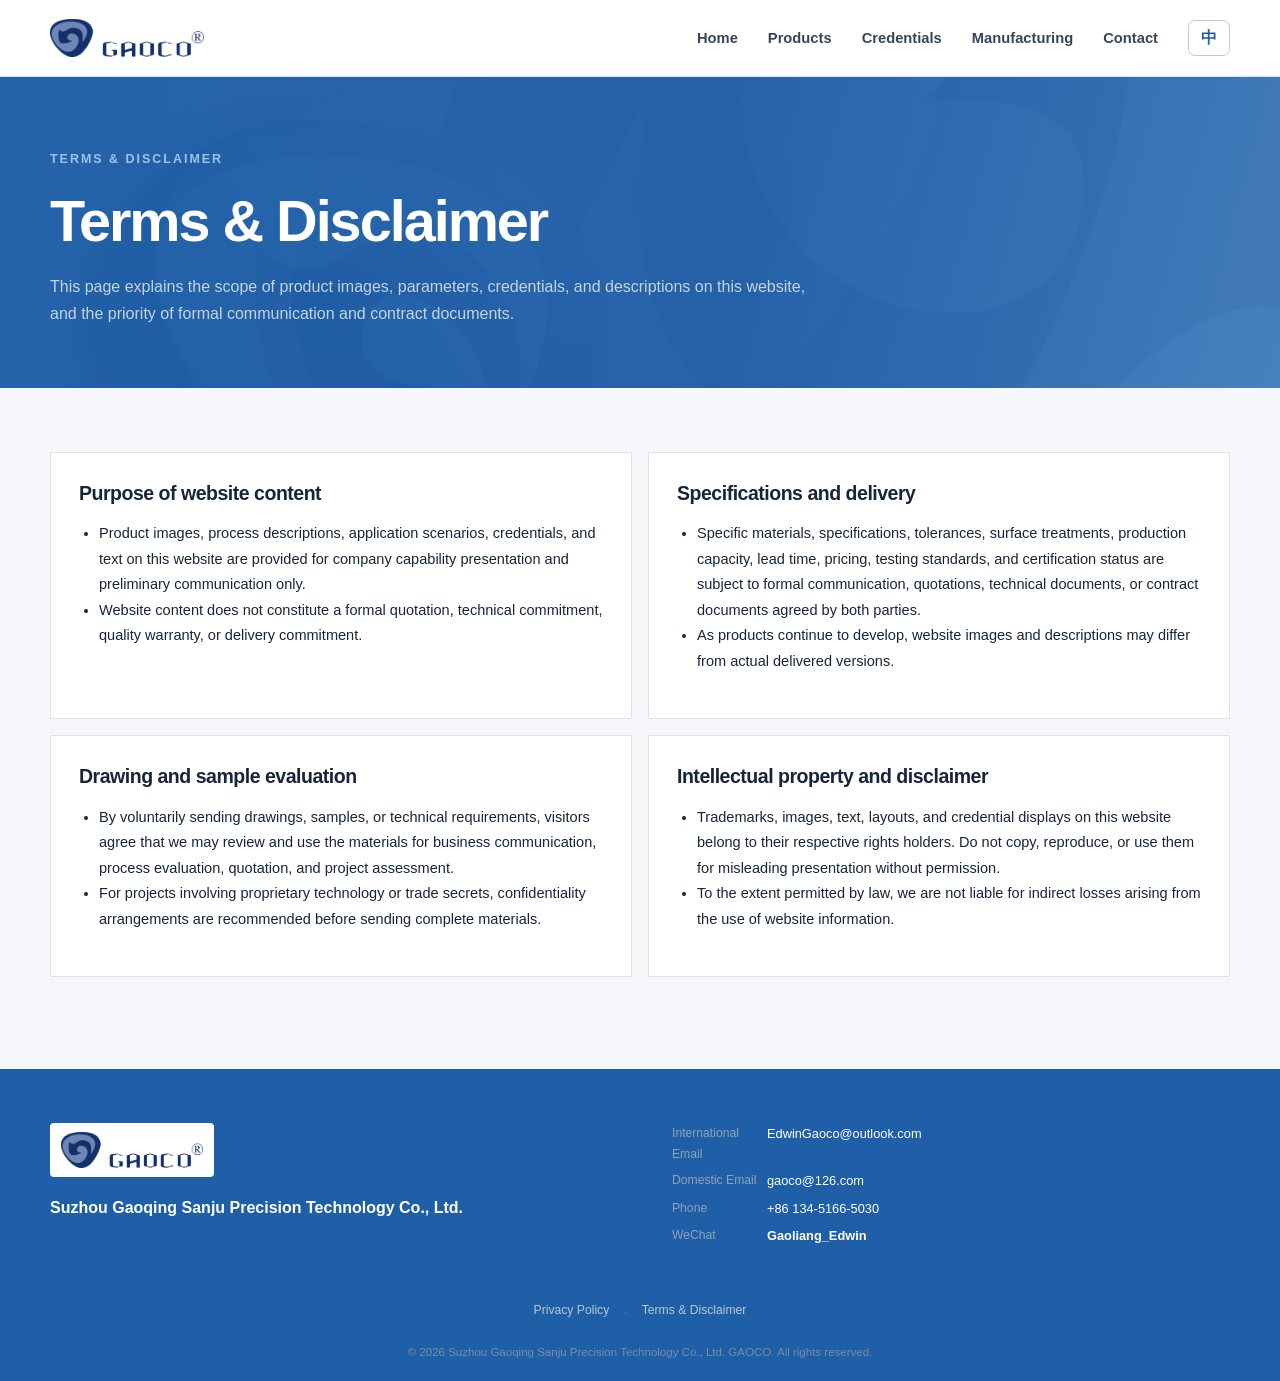
<file: terms.html>
<!DOCTYPE html>

<html lang="zh-CN">
<head>
<meta charset="utf-8"/>
<meta content="width=device-width, initial-scale=1.0" name="viewport"/>
<title>使用条款与免责声明 | 苏州高擎三炬精密科技有限公司</title>
<meta content="本页面说明网站中的产品图片、参数、资质展示与文字介绍的使用范围，以及正式沟通和合同文件的优先性。" name="description"/>
<meta content="GAOCO使用条款, 高擎三炬免责声明, 产品资料免责声明, 网站内容使用范围, website terms and disclaimer" name="keywords"/>
<meta content="苏州高擎三炬精密科技有限公司" name="author"/>
<meta content="index, follow" name="robots"/>
<link href="https://gaoco.org/terms.html" rel="canonical"/>
<meta content="使用条款与免责声明 | GAOCO" property="og:title"/>
<meta content="本页面说明网站中的产品图片、参数、资质展示与文字介绍的使用范围，以及正式沟通和合同文件的优先性。" property="og:description"/>
<meta content="website" property="og:type"/>
<meta content="https://gaoco.org/terms.html" property="og:url"/>
<meta content="GAOCO | 苏州高擎三炬精密科技有限公司" property="og:site_name"/>
<meta content="zh_CN" property="og:locale"/>
<meta content="en_US" property="og:locale:alternate"/>
<meta content="#1f5fa8" name="theme-color"/>
<link href="branding/favicon.ico" rel="icon"/>
<link href="branding/favicon.ico" rel="apple-touch-icon"/>
<link href="style.css?v=20260813-17" rel="stylesheet"/>
</head>
<body data-page="terms" data-title-zh="使用条款与免责声明 | 苏州高擎三炬精密科技有限公司" data-title-en="Terms &amp; Disclaimer | GAOCO">
<header class="site-header">
<div class="container header-flex">
<a aria-label="GAOCO Home" class="brand-logo" href="index.html">
<span class="brand-logo-shell">
<span aria-hidden="true" class="brand-logo-glow"></span>
<img alt="GAOCO trademark logo" src="branding/gaoco-logo-transparent.png"/>
</span>
</a>
<button aria-expanded="false" aria-label="Toggle navigation" class="mobile-menu-btn" data-menu-toggle="" type="button">
<span></span><span></span><span></span>
</button>
<nav aria-label="Main navigation" id="mainNav">
<a data-i18n="navHome" href="index.html">首页</a>
<a data-i18n="navProducts" href="products.html">产品</a>
<a data-i18n="navCredentials" href="credentials.html">资质荣誉</a>
<a data-i18n="navRoadmap" href="roadmap.html">发展方向</a>
<a data-i18n="navContact" href="contacts.html">联系</a>
</nav>
<button aria-label="Switch language" class="language-toggle" id="languageToggle" type="button"><span id="languageToggleText">EN</span></button>
</div>
</header>
<main><section class="page-hero legal-hero">
<div class="container">
<div class="badge" data-bi="" data-en="Terms &amp; Disclaimer" data-zh="使用条款与免责声明">使用条款与免责声明</div>
<h1 data-bi="" data-en="Terms &amp; Disclaimer" data-zh="使用条款与免责声明">使用条款与免责声明</h1>
<p data-bi="" data-en="This page explains the scope of product images, parameters, credentials, and descriptions on this website, and the priority of formal communication and contract documents." data-zh="本页面说明网站中的产品图片、参数、资质展示与文字介绍的使用范围，以及正式沟通和合同文件的优先性。">本页面说明网站中的产品图片、参数、资质展示与文字介绍的使用范围，以及正式沟通和合同文件的优先性。</p>
</div>
</section>
<section class="legal-section">
<div class="container legal-grid">
<article class="legal-card">
<h2 data-bi="" data-en="Purpose of website content" data-zh="网站内容用途">网站内容用途</h2>
<ul class="legal-list"><li data-bi="" data-en="Product images, process descriptions, application scenarios, credentials, and text on this website are provided for company capability presentation and preliminary communication only." data-zh="本网站中的产品图片、工艺说明、应用场景、资质展示与文字介绍仅用于公司能力展示和初步沟通参考。">本网站中的产品图片、工艺说明、应用场景、资质展示与文字介绍仅用于公司能力展示和初步沟通参考。</li><li data-bi="" data-en="Website content does not constitute a formal quotation, technical commitment, quality warranty, or delivery commitment." data-zh="网站内容不构成正式报价、技术承诺、质量保证或交付承诺。">网站内容不构成正式报价、技术承诺、质量保证或交付承诺。</li></ul>
</article><article class="legal-card">
<h2 data-bi="" data-en="Specifications and delivery" data-zh="规格与交付说明">规格与交付说明</h2>
<ul class="legal-list"><li data-bi="" data-en="Specific materials, specifications, tolerances, surface treatments, production capacity, lead time, pricing, testing standards, and certification status are subject to formal communication, quotations, technical documents, or contract documents agreed by both parties." data-zh="具体材料、规格、公差、表面处理、产能、交期、价格、检测标准与认证状态，以双方正式沟通、报价单、技术文件或合同文件为准。">具体材料、规格、公差、表面处理、产能、交期、价格、检测标准与认证状态，以双方正式沟通、报价单、技术文件或合同文件为准。</li><li data-bi="" data-en="As products continue to develop, website images and descriptions may differ from actual delivered versions." data-zh="由于产品持续迭代，网站图片和说明可能与实际交付版本存在差异。">由于产品持续迭代，网站图片和说明可能与实际交付版本存在差异。</li></ul>
</article><article class="legal-card">
<h2 data-bi="" data-en="Drawing and sample evaluation" data-zh="图纸与样品评估">图纸与样品评估</h2>
<ul class="legal-list"><li data-bi="" data-en="By voluntarily sending drawings, samples, or technical requirements, visitors agree that we may review and use the materials for business communication, process evaluation, quotation, and project assessment." data-zh="访客主动发送图纸、样品或技术需求，即表示同意我们在业务沟通、工艺评估、报价和项目判断范围内查看与使用相关资料。">访客主动发送图纸、样品或技术需求，即表示同意我们在业务沟通、工艺评估、报价和项目判断范围内查看与使用相关资料。</li><li data-bi="" data-en="For projects involving proprietary technology or trade secrets, confidentiality arrangements are recommended before sending complete materials." data-zh="涉及专有技术或商业秘密的项目，建议在正式发送完整资料前先沟通保密安排。">涉及专有技术或商业秘密的项目，建议在正式发送完整资料前先沟通保密安排。</li></ul>
</article><article class="legal-card">
<h2 data-bi="" data-en="Intellectual property and disclaimer" data-zh="知识产权与免责声明">知识产权与免责声明</h2>
<ul class="legal-list"><li data-bi="" data-en="Trademarks, images, text, layouts, and credential displays on this website belong to their respective rights holders. Do not copy, reproduce, or use them for misleading presentation without permission." data-zh="网站中的商标、图片、文字、版式和资料展示归相关权利人所有。未经许可，请勿复制、转载或用于误导性展示。">网站中的商标、图片、文字、版式和资料展示归相关权利人所有。未经许可，请勿复制、转载或用于误导性展示。</li><li data-bi="" data-en="To the extent permitted by law, we are not liable for indirect losses arising from the use of website information." data-zh="在法律允许范围内，我们不对因使用网站信息而产生的间接损失承担责任。">在法律允许范围内，我们不对因使用网站信息而产生的间接损失承担责任。</li></ul>
</article>
</div>
</section></main>
<footer class="site-footer">
<div class="container footer-grid footer-vertical">
<div class="footer-brand-block">
<img alt="GAOCO logo" class="footer-logo" src="branding/gaoco-logo-transparent.png"/>
<p data-i18n="footerCompany">苏州高擎三炬精密科技有限公司</p>
</div>
<div aria-label="Footer contact information" class="footer-contact-stack">
<div><i aria-hidden="true" class="fas fa-globe"></i><span data-i18n="footerInternationalEmail">国际邮箱</span><a href="mailto:EdwinGaoco@outlook.com">EdwinGaoco@outlook.com</a></div>
<div><i aria-hidden="true" class="fas fa-envelope"></i><span data-i18n="footerDomesticEmail">国内邮箱</span><a href="mailto:gaoco@126.com">gaoco@126.com</a></div>
<div><i aria-hidden="true" class="fas fa-phone-alt"></i><span data-i18n="footerPhone">电话</span><a href="tel:+8613451665030">+86 134-5166-5030</a></div>
<div><i aria-hidden="true" class="fab fa-weixin"></i><span data-i18n="footerWechat">微信</span><strong>Gaoliang_Edwin</strong></div>
</div>
</div>
<p class="footer-legal-links">
<a data-bi="" data-en="Privacy Policy" data-zh="隐私政策" href="privacy.html">隐私政策</a>
<span aria-hidden="true">·</span>
<a data-bi="" data-en="Terms &amp; Disclaimer" data-zh="使用条款与免责声明" href="terms.html">使用条款与免责声明</a>
</p><p class="footer-ownership" data-i18n="footerOwnership">© 2026 苏州高擎三炬精密科技有限公司 GAOCO. 保留一切权利。</p></footer>
<script defer="" src="script.js?v=20260813-17"></script>
</body>
</html>
</file>
<file: style.css>
:root{
  --ink:#17253a;
  --ink-soft:#4f6075;
  --navy:#1f5fa8;
  --navy-deep:#1f5fa8;
  --blue:#1f5fa8;
  --blue-light:#eaf2fb;
  --line:#dbe3ec;
  --surface:#ffffff;
  --surface-soft:#f5f7fa;
  --surface-blue:#eef4fa;
  --max:1180px;
}

*{box-sizing:border-box}
html{scroll-behavior:smooth}
body{
  margin:0;
  color:var(--ink);
  background:var(--surface);
  font-family:"Noto Sans SC","Source Han Sans SC","PingFang SC","Microsoft YaHei","Segoe UI",Arial,sans-serif;
  font-size:16px;
  line-height:1.68;
  -webkit-font-smoothing:antialiased;
}
body[data-lang="en"]{font-family:Inter,"Segoe UI",Arial,sans-serif}
img{max-width:100%;display:block}
a{color:inherit}
button,input,textarea,select{font:inherit}
.container{width:min(var(--max),calc(100% - 48px));margin-inline:auto}
.cursor-glow,.floating-sidebar,.product-side-tools,.credential-side-tools{display:none!important}
.fas,.fab{display:none!important}

/* Header */
.site-header{
  position:sticky;
  top:0;
  z-index:100;
  background:rgba(255,255,255,.97);
  border-bottom:1px solid var(--line);
  backdrop-filter:blur(10px);
}
.header-flex{min-height:76px;display:flex;align-items:center;gap:30px}
.brand-logo{display:flex;align-items:center;text-decoration:none;margin-right:auto}
.brand-logo>img,.brand-logo-shell{width:154px;height:auto}
.brand-logo-shell{display:block;padding:0;background:none;border:0;border-radius:0;box-shadow:none}
.brand-logo-shell img{width:154px;height:auto}
.brand-logo-glow{display:none}
nav{display:flex;align-items:center;gap:30px}
nav a{
  position:relative;
  text-decoration:none;
  color:#34465b;
  font-size:.92rem;
  font-weight:650;
  white-space:nowrap;
}
nav a::after{content:"";position:absolute;left:0;right:100%;bottom:-10px;height:2px;background:var(--blue);transition:right .18s ease}
nav a:hover,nav a.active{color:var(--blue)}
nav a:hover::after,nav a.active::after{right:0}
.language-toggle{
  flex:0 0 auto;
  min-width:42px;
  height:36px;
  border:1px solid #bdcad8;
  border-radius:7px;
  background:#fff;
  color:var(--navy);
  font-weight:750;
  cursor:pointer;
}
.language-toggle:hover{border-color:var(--blue);background:var(--blue-light)}
.mobile-menu-btn{display:none;width:42px;height:40px;padding:9px;border:1px solid var(--line);border-radius:7px;background:#fff;cursor:pointer}
.mobile-menu-btn span{display:block;height:2px;margin:5px 0;background:var(--navy)}

/* Shared typography */
.eyebrow,.badge,.tag{
  display:inline-block;
  margin:0 0 16px;
  padding:0;
  border:0;
  border-radius:0;
  background:none;
  color:var(--blue);
  font-size:.78rem;
  font-weight:800;
  letter-spacing:.16em;
  text-transform:uppercase;
}
h1,h2,h3,h4,p{margin-top:0}
h1,h2,h3,h4{color:var(--ink);line-height:1.25}
h1{font-size:clamp(2.65rem,5vw,4.75rem);font-weight:720;letter-spacing:-.04em}
h2{font-size:clamp(2rem,3.6vw,3rem);font-weight:700;letter-spacing:-.025em}
h3{font-size:1.28rem;font-weight:700}
p{color:var(--ink-soft)}
.btn-group{display:flex;flex-wrap:wrap;gap:12px}
.btn{
  display:inline-flex;
  align-items:center;
  justify-content:center;
  min-height:46px;
  padding:11px 20px;
  border:1px solid transparent;
  border-radius:7px;
  text-decoration:none;
  font-size:.92rem;
  font-weight:750;
  transition:transform .16s ease,background .16s ease,border-color .16s ease;
}
.btn:hover{transform:translateY(-1px)}
.btn-primary{background:var(--blue);color:#fff;border-color:var(--blue)}
.btn-primary:hover{background:#174d8b;border-color:#174d8b}
.btn-secondary,.btn-outline{background:#fff;color:var(--navy);border-color:#adbac8}
.btn-secondary:hover,.btn-outline:hover{border-color:var(--blue);color:var(--blue);background:var(--blue-light)}
.text-link{color:var(--blue);text-decoration:none;font-weight:750;font-size:.92rem}
.text-link:hover{text-decoration:underline;text-underline-offset:4px}

/* Home hero */
.hero-industrial{padding:82px 0 76px;background:linear-gradient(180deg,#f5f8fb 0%,#fff 100%);border-bottom:1px solid var(--line)}
.hero-grid{display:grid;grid-template-columns:minmax(0,.9fr) minmax(610px,1.1fr);align-items:center;gap:54px}
.hero-copy h1{max-width:690px;margin-bottom:24px}
.hero-lead{max-width:690px;margin-bottom:30px;font-size:1.08rem;line-height:1.85}
.hero-copy .btn-group{margin-bottom:38px}
.fact-row{display:grid;grid-template-columns:repeat(2,1fr);gap:0;margin:0;padding-top:24px;border-top:1px solid var(--line)}
.fact-row div{padding-right:16px}
.fact-row div+div{padding-left:20px;border-left:1px solid var(--line)}
.fact-row dt{color:var(--navy);font-size:1rem;font-weight:800;letter-spacing:.02em}
.fact-row dd{margin:3px 0 0;color:#66778a;font-size:.79rem}
.hero-gallery{display:grid;grid-template-columns:1fr 1fr;grid-template-areas:"wide wide" "portrait-a portrait-b";gap:12px;align-items:start;width:100%;max-width:540px;min-height:0;justify-self:end}
.hero-photo{position:relative;display:block;margin:0;overflow:hidden;border:1px solid #cad4df;background:#e8eef4;text-decoration:none}
.hero-tile-4x5{grid-area:portrait-a;aspect-ratio:4/5}
.hero-tile-3x4-left{grid-area:portrait-a;aspect-ratio:3/4}
.hero-tile-4x3{grid-area:wide;aspect-ratio:4/3}
.hero-tile-3x4{grid-area:portrait-b;aspect-ratio:3/4}
.hero-photo img{width:100%;height:100%;object-fit:cover;transition:transform .4s ease}
.hero-photo:hover img{transform:scale(1.02)}
.hero-photo-caption{position:absolute;z-index:4;left:14px;bottom:14px;padding:6px 10px;background:rgba(31,95,168,.92);color:#fff;font-size:.72rem;font-weight:700}
.hero-photo::after{content:"→";position:absolute;z-index:4;right:14px;top:14px;display:grid;place-items:center;width:30px;height:30px;border:1px solid rgba(255,255,255,.65);background:rgba(31,95,168,.86);color:#fff;font-size:.9rem;opacity:0;transform:translateX(-4px);transition:opacity .18s ease,transform .18s ease}
.hero-photo:hover::after,.hero-photo:focus-visible::after{opacity:1;transform:translateX(0)}
.live-tile-gallery{perspective:1200px}
.live-tile{background:#e8eef4;transform-style:preserve-3d}
.live-tile-images{position:absolute;inset:0;display:block;overflow:hidden;background:#e8eef4}
.live-tile-images img{position:absolute;inset:0;opacity:0;transform:translateY(100%) rotateX(-8deg);transform-origin:center top;transition:transform .72s cubic-bezier(.2,.78,.22,1),opacity .4s ease}
.live-tile-images img.is-current{z-index:2;opacity:1;transform:translateY(0) rotateX(0)}
.live-tile-images img.is-leaving{z-index:3;opacity:0;transform:translateY(-100%) rotateX(8deg)}
.live-tile-images img.home-drawing-slide{object-fit:contain;background:#fff}
.company-name{margin-bottom:18px;color:var(--ink);font-size:clamp(1.45rem,2.3vw,2.05rem);font-weight:780;line-height:1.3;letter-spacing:.025em;text-transform:none}

.proof-strip{background:var(--navy-deep);color:#fff}
.proof-grid{display:grid;grid-template-columns:repeat(4,1fr)}
.proof-grid>div{padding:24px 22px;border-left:1px solid rgba(255,255,255,.15)}
.proof-grid>div:last-child{border-right:1px solid rgba(255,255,255,.15)}
.proof-grid span{display:block;color:#aebfd1;font-size:.72rem;letter-spacing:.08em;margin-bottom:4px}
.proof-grid strong{font-size:.94rem;font-weight:700}

.section{padding:96px 0}
.section-products{padding-bottom:54px;background:#fff}
.section-head{margin-bottom:38px}
.split-head{display:grid;grid-template-columns:1fr minmax(320px,.72fr);align-items:end;gap:60px}
.split-head h2{margin-bottom:0}
.split-head>p{margin:0;line-height:1.8}
.business-grid{display:grid;grid-template-columns:repeat(3,1fr);gap:22px}
.business-card{overflow:hidden;border:1px solid var(--line);background:#fff;transition:border-color .18s ease,transform .18s ease}
.business-card:hover{border-color:#9eb5cc;transform:translateY(-3px)}
.business-image{display:block;aspect-ratio:4/3;overflow:hidden;background:#e9eef3}
.business-image img{width:100%;height:100%;object-fit:cover}
.card-body{padding:24px}
.card-index{display:block;color:#9aabbc;font-size:.73rem;font-weight:800;letter-spacing:.12em;margin-bottom:14px}
.card-body h3{margin:0}
.card-body p{min-height:76px;margin-bottom:18px;font-size:.92rem}

.section-process{background:var(--surface-blue);border-block:1px solid var(--line)}
.process-layout{display:grid;grid-template-columns:.75fr 1.25fr;gap:80px;align-items:start}
.process-intro{position:sticky;top:112px}
.process-intro h2{margin-bottom:22px}
.process-intro p{margin-bottom:28px}
.process-list{list-style:none;margin:0;padding:0;border-top:1px solid #bfcddd}
.process-list li{display:grid;grid-template-columns:66px 1fr;gap:24px;padding:27px 0;border-bottom:1px solid #bfcddd}
.process-list>li>span{color:var(--blue);font-size:.8rem;font-weight:800;letter-spacing:.12em}
.process-list strong{display:block;margin-bottom:4px;color:var(--ink);font-size:1.04rem}
.process-list p{margin:0;font-size:.9rem}

.section-quality{padding-top:54px;background:#fff}
.quality-grid{display:grid;grid-template-columns:.72fr 1.28fr;gap:70px;align-items:center}
.quality-copy p{line-height:1.85}
.credential-marquee{position:relative;overflow:hidden;padding:4px 0;mask-image:linear-gradient(90deg,transparent,#000 5%,#000 95%,transparent);-webkit-mask-image:linear-gradient(90deg,transparent,#000 5%,#000 95%,transparent)}
.credential-marquee-track{display:flex;width:max-content;gap:14px;animation:credential-conveyor 30s linear infinite;will-change:transform}
.credential-marquee-group{display:flex;flex:0 0 auto;gap:14px}
.credential-marquee-card{flex:0 0 190px;width:190px;overflow:hidden;border:1px solid var(--line);background:#fff;color:var(--ink);text-decoration:none;transition:border-color .18s ease,transform .18s ease}
.credential-marquee-card:hover,.credential-marquee-card:focus-visible{border-color:#9eb5cc;transform:translateY(-2px)}
.credential-marquee-card img{width:100%;aspect-ratio:.78/1;object-fit:cover;object-position:top;background:#f4f4f0}
.credential-marquee-card span{display:block;min-height:58px;padding:12px;color:#46596e;font-size:.76rem;font-weight:650;line-height:1.45}
.credential-marquee:hover .credential-marquee-track,.credential-marquee:focus-within .credential-marquee-track{animation-play-state:paused}
@keyframes credential-conveyor{to{transform:translateX(calc(-50% - 7px))}}

.cta-section{padding-top:24px}
.cta-card{display:flex;justify-content:space-between;align-items:center;gap:50px;padding:44px 48px;background:var(--navy-deep);color:#fff}
.cta-card h2{margin-bottom:10px;color:#fff}
.cta-card p{margin-bottom:0;color:#c7d4e1}
.cta-card .eyebrow{color:#8fb7df}
.cta-card .btn{flex:0 0 auto;background:#fff;color:var(--navy);border-color:#fff}

/* Shared internal page hero */
.page-hero,.contact-hero{
  padding:68px 0 60px;
  text-align:left;
  background:linear-gradient(105deg,rgba(31,95,168,.96) 0%,rgba(31,95,168,.93) 58%,rgba(31,95,168,.86) 100%),url("branding/gaoco-wall.jpg") center 48%/cover no-repeat;
}
.page-hero .container,.contact-hero-inner{max-width:1180px}
.page-hero h1,.contact-hero h1{max-width:880px;margin:0 0 16px;color:#fff;font-size:clamp(2.25rem,4.5vw,3.75rem);font-weight:700;letter-spacing:-.035em}
.page-hero p,.contact-hero p{max-width:760px;margin:0;color:#c4d4e4;font-size:1rem}
.page-hero .badge,.contact-hero .badge{color:#9dc4e8}

/* Product center */
.products-section{padding:46px 0 92px;background:var(--surface-soft)}
.product-selector-wrap{position:sticky;top:76px;z-index:50;padding:12px 0;background:rgba(245,247,250,.96);backdrop-filter:blur(8px)}
.product-selector{display:grid;grid-template-columns:repeat(3,1fr);gap:8px;padding:6px;border:1px solid var(--line);background:#fff}
.product-tab,.credential-tab{
  min-height:44px;
  padding:9px 14px;
  border:1px solid transparent;
  border-radius:4px;
  background:transparent;
  color:#52657a;
  font-weight:700;
  cursor:pointer;
}
.product-tab:hover,.product-tab.active,.credential-tab:hover,.credential-tab.active{background:var(--blue-light);border-color:#c5d8eb;color:var(--blue)}
.product-panels{margin-top:38px}
.product-panel,.credential-panel{display:none}
.product-panel.active,.credential-panel.active{display:block}
.panel-head{max-width:860px;margin:0 auto 30px;text-align:center}
.panel-head .tag{margin-bottom:8px}
.panel-head h2{margin-bottom:12px;font-size:2.25rem}
.panel-head p{margin-bottom:0}
.detailed-grid{display:grid;grid-template-columns:repeat(2,1fr);gap:16px}
.product-detail-card{
  display:grid;
  grid-template-columns:190px 1fr;
  grid-template-rows:auto 1fr auto;
  column-gap:22px;
  min-height:225px;
  padding:18px;
  border:1px solid var(--line);
  background:#fff;
}
.detail-image{grid-column:1;grid-row:1/4;overflow:hidden;background:#e6ebf0}
.detail-image img{width:100%;height:100%;min-height:188px;object-fit:contain;background:#dfe7ef}
.product-detail-card h3{grid-column:2;margin:4px 0 10px;font-size:1.08rem}
.product-detail-card p{grid-column:2;margin:0;font-size:.86rem;line-height:1.65}
.cooperation-note{margin-top:12px!important;padding:10px 12px;border-left:3px solid var(--blue);background:var(--blue-light);color:#39526c!important;font-size:.78rem!important;font-weight:650}
.optical-grid .product-detail-card{grid-template-columns:145px 1fr;min-height:190px}
.optical-grid .detail-image img{min-height:154px}

.star-assembly{padding:26px;border:1px solid var(--line);background:#fff}
.assembly-copy{text-align:left;max-width:820px;margin-bottom:22px}
.assembly-copy h3{margin-bottom:8px}
.assembly-copy p{margin-bottom:0}
.assembly-main-button{position:relative;display:block;width:min(720px,100%);margin:0 auto;border:0;padding:0;background:#e9eef3;cursor:pointer}
.assembly-main-button img{width:100%;aspect-ratio:1.45/1;object-fit:contain;background:#dfe7ef}
.assembly-pulse{position:absolute;right:14px;bottom:14px;padding:8px 12px;background:rgba(31,95,168,.94);color:#fff;font-size:.78rem;font-weight:700}
.star-frame{display:none;grid-template-columns:repeat(3,1fr);gap:12px;margin-top:22px}
.star-assembly.expanded .star-frame{display:grid}
.star-part{display:grid;grid-template-columns:92px 1fr;gap:12px;align-items:start;padding:12px;border:1px solid var(--line);background:#f8fafc}
.star-part img{width:92px;height:78px;object-fit:contain;background:#e5eaf0}
.star-part h4{margin:2px 0 5px;font-size:.84rem}
.star-part p{margin:0;font-size:.72rem;line-height:1.4}
.curtain-placeholder-card{display:grid;grid-template-columns:180px 1fr;gap:24px;margin-top:20px;padding:20px;border:1px solid var(--line);background:#fff}
.image-placeholder{display:flex;align-items:center;justify-content:center;min-height:150px;background:repeating-linear-gradient(135deg,#eef2f6,#eef2f6 12px,#f7f9fb 12px,#f7f9fb 24px);color:#66798d}
.curtain-placeholder-card h3{margin-bottom:8px}
.curtain-placeholder-card p{margin-bottom:0}
.more-products-box{margin-top:34px;padding:28px;border:1px solid var(--line);background:#fff}
.more-products-head{max-width:820px;margin-bottom:22px}
.more-products-head h2{margin-bottom:10px;font-size:1.75rem}
.more-products-grid{display:grid;grid-template-columns:repeat(2,1fr);gap:10px}
.more-product-item{display:grid;grid-template-columns:96px 1fr;gap:13px;align-items:center;padding:10px;border:1px solid #e4e9ee;background:#fafbfc}
.more-product-item img{width:96px;height:72px;object-fit:contain;background:#dfe7ef}
.more-product-item h3{margin:0 0 3px;font-size:.9rem}
.more-product-item p{margin:0;font-size:.75rem;line-height:1.45}

/* Credentials */
.credential-section{padding:48px 0 92px;background:var(--surface-soft)}
.credential-tabs{position:sticky;top:76px;z-index:45;display:flex;flex-wrap:wrap;gap:8px;justify-content:center;margin:0 0 34px;padding:12px;border:1px solid var(--line);background:rgba(255,255,255,.97)}
.credential-tab{border-color:#dce3ea}
.small-head{text-align:left;max-width:none;margin:0 0 18px}
.small-head h2{font-size:1.9rem}
.credential-doc-grid{display:grid;grid-template-columns:repeat(3,1fr);gap:16px}
.credential-doc-card{overflow:hidden;border:1px solid var(--line);background:#fff}
.credential-thumb{position:relative;display:block;width:100%;padding:0;border:0;border-bottom:1px solid var(--line);background:#eef1f4;cursor:zoom-in}
.credential-thumb img{width:100%;aspect-ratio:1.18/1;object-fit:cover;object-position:top}
.doc-chip{position:absolute;right:10px;bottom:10px;padding:4px 8px;background:rgba(31,95,168,.94);color:#fff;font-size:.7rem;font-weight:700}
.credential-card-body{padding:17px}
.credential-card-body h3{margin-bottom:7px;font-size:.98rem}
.credential-card-body p{margin:0;font-size:.82rem;line-height:1.6}
.preview-modal{position:fixed;inset:0;z-index:500;display:none;align-items:center;justify-content:center;padding:24px}
.preview-modal.is-open{display:flex}
.preview-modal-backdrop{position:absolute;inset:0;background:rgba(6,18,32,.78)}
.preview-modal-panel{position:relative;z-index:1;max-width:860px;max-height:90vh;padding:18px;background:#fff;box-shadow:0 24px 70px rgba(0,0,0,.25)}
.preview-modal-panel img{max-height:75vh;width:auto;margin:auto}
.preview-modal-panel p{margin:12px 42px 0 0;color:var(--ink);font-weight:650}
.preview-close{position:absolute;right:12px;top:10px;width:36px;height:36px;border:1px solid var(--line);background:#fff;color:var(--ink);font-size:0;cursor:pointer}
.preview-close::after{content:"×";font-size:24px;line-height:1}

/* Roadmap / manufacturing */
.capability-overview{background:#fff}
.capability-steps{display:grid;grid-template-columns:repeat(4,1fr);gap:0;margin:0;padding:0;list-style:none;border:1px solid var(--line)}
.capability-steps li{min-height:220px;padding:25px;border-right:1px solid var(--line)}
.capability-steps li:last-child{border-right:0}
.capability-steps span{display:block;margin-bottom:28px;color:var(--blue);font-size:.76rem;font-weight:800;letter-spacing:.14em}
.capability-steps strong{display:block;margin-bottom:9px;color:var(--ink);font-size:1.02rem}
.capability-steps p{margin:0;font-size:.85rem;line-height:1.65}
.roadmap-section{padding:72px 0 92px;background:var(--surface-soft)}
.roadmap-grid{display:grid;grid-template-columns:repeat(2,1fr);gap:16px}
.roadmap-card{padding:30px;border:1px solid var(--line);background:#fff}
.roadmap-card>span{display:block;margin-bottom:22px;color:var(--blue);font-size:.78rem;font-weight:800;letter-spacing:.15em}
.roadmap-card h2{margin-bottom:12px;font-size:1.3rem}
.roadmap-card p{margin:0}

/* Contact */
.compact-contact-section{padding:72px 0 92px;background:var(--surface-soft)}
.contact-wall-section{background:var(--surface-soft)}
.contact-layout{display:grid;grid-template-columns:.8fr 1.2fr;gap:56px;align-items:start}
.contact-guidance h2{margin-bottom:20px;font-size:2.2rem}
.contact-guidance ul{margin:0 0 26px;padding-left:20px;color:#4f6075}
.contact-guidance li{margin-bottom:8px}
.contact-note{padding:15px 17px;border-left:3px solid var(--blue);background:var(--blue-light);font-size:.82rem}
.contact-list-card{max-width:860px;margin-inline:auto;border:1px solid var(--line);background:#fff}
.contact-row{display:grid;grid-template-columns:52px 1fr;gap:18px;align-items:center;padding:22px 26px;border-bottom:1px solid var(--line)}
.contact-row:last-child{border-bottom:0}
.contact-row>div{grid-column:2}
.contact-icon{grid-column:1;grid-row:1;display:grid;place-items:center;width:42px;height:42px;border:1px solid #c9d8e7;background:var(--blue-light);color:var(--blue)}
.contact-icon svg{width:21px;height:21px;fill:none;stroke:currentColor;stroke-width:1.7;stroke-linecap:round;stroke-linejoin:round}
.contact-row span{display:block;margin-bottom:2px;color:#77879a;font-size:.73rem;font-weight:750;letter-spacing:.08em;text-transform:uppercase}
.contact-row a,.contact-row strong{color:var(--ink);text-decoration:none;font-size:1rem;font-weight:650}
.contact-row a:hover{color:var(--blue)}

/* Legal */
.legal-section{padding:64px 0 92px;background:var(--surface-soft)}
.legal-grid{display:grid;grid-template-columns:repeat(2,1fr);gap:16px}
.legal-card{padding:28px;border:1px solid var(--line);background:#fff}
.legal-card h2{font-size:1.22rem}
.legal-card p,.legal-card li{font-size:.91rem;line-height:1.75}
.legal-list{padding-left:20px}

/* Footer, including legacy markup */
.site-footer{padding-top:54px;background:#1f5fa8;color:#fff}
.footer-grid{display:grid;grid-template-columns:1.4fr .65fr 1fr;gap:64px;padding-bottom:42px}
.footer-logo-link{display:inline-block;line-height:0}
.footer-brand img,.footer-logo{box-sizing:border-box;width:164px;height:auto;margin-bottom:18px;padding:8px 10px;border:1px solid rgba(255,255,255,.2);border-radius:4px;background:#fff;filter:none;opacity:1}
.footer-brand p,.footer-brand-block p{margin:0 0 4px;color:#fff;font-weight:650}
.footer-brand span{color:#9fb1c4;font-size:.84rem}
.footer-links,.footer-contact{display:flex;flex-direction:column;align-items:flex-start;gap:8px}
.footer-links strong,.footer-contact strong{margin-bottom:6px;color:#fff}
.footer-links a,.footer-contact a,.footer-contact span{color:#b8c6d5;text-decoration:none;font-size:.84rem}
.footer-links a:hover,.footer-contact a:hover{color:#fff}
.footer-bottom{display:flex;justify-content:space-between;gap:30px;padding-block:18px;border-top:1px solid rgba(255,255,255,.13)}
.footer-bottom p{margin:0;color:#8fa2b6;font-size:.74rem}
.footer-bottom a{margin-left:18px;color:#b8c6d5;text-decoration:none}
.footer-vertical{grid-template-columns:1fr 1fr}
.footer-brand-block{display:block}
.footer-contact-stack{display:grid;gap:6px}
.footer-contact-stack>div{display:grid;grid-template-columns:85px 1fr;gap:10px}
.footer-contact-stack span{color:#8fa2b6;font-size:.76rem}
.footer-contact-stack a,.footer-contact-stack strong{color:#fff;text-decoration:none;font-size:.8rem}
.footer-legal-links{display:flex;justify-content:center;gap:14px;margin:0;padding:12px 24px 4px}
.footer-legal-links a{color:#b8c6d5;text-decoration:none;font-size:.76rem}
.footer-legal-links span{color:#536b84}
.footer-ownership{margin:0;padding:12px 24px 18px;text-align:center;color:#788da3;font-size:.72rem}
.simple-footer .footer-grid{display:block;text-align:center}
.simple-footer .footer-logo{margin-inline:auto}

@media (max-width:1020px){
  .hero-grid{grid-template-columns:1fr;gap:44px}
  .hero-copy{max-width:800px}
  .hero-gallery{max-width:620px;min-height:0;justify-self:start}
  .quality-grid{grid-template-columns:1fr;gap:42px}
  .credential-marquee{max-width:100%}
  .detailed-grid{grid-template-columns:1fr}
  .star-frame{grid-template-columns:repeat(2,1fr)}
  .footer-grid{gap:36px}
}

@media (max-width:820px){
  .container{width:min(100% - 32px,var(--max))}
  .header-flex{min-height:68px;gap:12px}
  .brand-logo>img,.brand-logo-shell,.brand-logo-shell img{width:126px}
  .mobile-menu-btn{display:block;order:2}
  .header-flex>.language-toggle{order:3}
  nav{position:absolute;left:0;right:0;top:68px;display:none;flex-direction:column;align-items:stretch;gap:0;padding:8px 16px 16px;background:#fff;border-bottom:1px solid var(--line);box-shadow:0 16px 24px rgba(15,35,58,.08)}
  nav.open{display:flex}
  nav a{padding:11px 4px;border-bottom:1px solid #edf1f4}
  nav a::after{display:none}
  .hero-industrial{padding:58px 0}
  h1{font-size:clamp(2.35rem,10vw,3.7rem)}
  .fact-row{grid-template-columns:1fr}
  .fact-row div{padding:12px 0!important;border-left:0!important;border-bottom:1px solid var(--line)}
  .proof-grid{grid-template-columns:repeat(2,1fr)}
  .proof-grid>div{border-bottom:1px solid rgba(255,255,255,.15)}
  .section{padding:70px 0}
  .split-head,.process-layout{grid-template-columns:1fr;gap:28px}
  .process-intro{position:static}
  .business-grid{grid-template-columns:1fr}
  .card-body p{min-height:0}
  .credential-marquee-card{width:180px;flex-basis:180px}
  .cta-card{align-items:flex-start;flex-direction:column;padding:34px 28px}
  .page-hero,.contact-hero{padding:52px 0}
  .page-hero h1,.contact-hero h1{font-size:2.4rem}
  .product-selector-wrap{top:68px;overflow-x:auto}
  .product-selector{display:flex;width:max-content;min-width:100%}
  .product-tab{min-width:150px}
  .credential-tabs{top:68px;justify-content:flex-start;flex-wrap:nowrap;overflow-x:auto}
  .credential-tab{flex:0 0 auto}
  .credential-doc-grid{grid-template-columns:repeat(2,1fr)}
  .roadmap-grid{grid-template-columns:1fr}
  .capability-steps{grid-template-columns:repeat(2,1fr)}
  .capability-steps li:nth-child(2){border-right:0}
  .capability-steps li:nth-child(-n+2){border-bottom:1px solid var(--line)}
  .legal-grid{grid-template-columns:1fr}
  .footer-grid,.footer-vertical{grid-template-columns:1fr;gap:28px}
  .contact-layout{grid-template-columns:1fr;gap:30px}
  .footer-bottom{flex-direction:column;gap:8px}
  .footer-bottom a{margin-left:0;margin-right:18px}
}

@media (max-width:600px){
  body{font-size:15px}
  .container{width:calc(100% - 28px)}
  .hero-gallery{grid-template-columns:1fr 1fr;grid-template-areas:"wide wide" "portrait-a portrait-b";gap:6px;max-width:100%;min-height:0}
  .hero-photo{min-height:0}
  .hero-photo-caption{left:6px;right:6px;bottom:6px;padding:5px 6px;font-size:.56rem;line-height:1.3}
  .hero-photo::after{display:none}
  .proof-grid{grid-template-columns:1fr}
  .proof-grid>div{padding:18px 4px;border-left:0;border-right:0!important}
  .section{padding:58px 0}
  .process-list li{grid-template-columns:44px 1fr;gap:12px}
  .credential-marquee-card{width:164px;flex-basis:164px}
  .product-detail-card,.optical-grid .product-detail-card{grid-template-columns:1fr;display:block}
  .detail-image{margin-bottom:15px}
  .detail-image img,.optical-grid .detail-image img{height:220px;min-height:0}
  .star-frame{grid-template-columns:1fr}
  .star-part{grid-template-columns:82px 1fr}
  .star-part img{width:82px}
  .curtain-placeholder-card{grid-template-columns:1fr}
  .more-products-box{padding:18px}
  .more-products-grid{grid-template-columns:1fr}
  .credential-doc-grid{grid-template-columns:1fr}
  .contact-row{grid-template-columns:42px 1fr;gap:14px;padding:18px}
  .contact-row>div{grid-column:2}
  .contact-icon{width:38px;height:38px}
  .capability-steps{grid-template-columns:1fr}
  .capability-steps li{min-height:0;border-right:0!important;border-bottom:1px solid var(--line)!important}
  .capability-steps li:last-child{border-bottom:0!important}
}

@media (prefers-reduced-motion:reduce){*{scroll-behavior:auto!important;transition:none!important;animation:none!important}}

/* Product architecture refresh · v4 */
.page-hero,.contact-hero{
  background:linear-gradient(105deg,rgba(31,95,168,.97) 0%,rgba(31,95,168,.93) 58%,rgba(52,116,185,.86) 100%),url("branding/gaoco-wall.jpg") center 48%/cover no-repeat;
}
.cta-card{background:var(--blue)}
.cta-card p{color:#e4edf7}
.cta-card .eyebrow{color:#d7e8fa}

.product-hero{padding:60px 0 54px}
.product-hero-grid{display:block}
.product-hero-grid>div:first-child{max-width:780px}
.product-hero-summary{border-top:1px solid rgba(255,255,255,.35)}
.product-hero-summary span{display:grid;grid-template-columns:38px 1fr;gap:12px;padding:10px 0;border-bottom:1px solid rgba(255,255,255,.22)}
.product-hero-summary b{color:#d9eafd;font-size:.72rem;letter-spacing:.12em}
.product-hero-summary i{color:#fff;font-size:.78rem;font-style:normal;font-weight:650;letter-spacing:.04em}

.product-selector{gap:0;padding:0;border:1px solid #cad6e2}
.product-tab{display:grid;grid-template-columns:1fr;align-items:center;gap:10px;min-height:72px;padding:12px 22px;border:0;border-right:1px solid var(--line);border-radius:0;text-align:left}
.product-tab:last-child{border-right:0}
.product-tab span:last-child{display:flex;flex-direction:column}
.product-tab b{font-size:.94rem;line-height:1.3}
.product-tab.active{background:var(--blue);color:#fff;border-color:var(--blue)}
.product-panels{margin-top:50px;scroll-margin-top:168px}
.panel-head.panel-head-split{display:grid;grid-template-columns:minmax(0,.85fr) minmax(380px,1.15fr);gap:74px;align-items:end;max-width:none;margin:0 0 46px;text-align:left}
.panel-head-split h2{margin:0;font-size:clamp(2rem,3.5vw,3rem)}
.panel-head-split>p{margin:0;padding-left:28px;border-left:2px solid #c5d7e9;line-height:1.85}
.section-kicker{display:block;color:var(--blue);font-size:.72rem;font-weight:850;letter-spacing:.18em}
.theme-heading{display:flex;justify-content:space-between;align-items:flex-end;gap:30px;margin:0 0 18px;padding-bottom:12px;border-bottom:1px solid #cbd7e3}
.theme-heading>span{color:var(--ink);font-size:1.05rem;font-weight:800}
.theme-heading>p{margin:0;font-size:.8rem}

.exploded-product{margin-bottom:24px;border:1px solid #cfd9e3;background:#fff;box-shadow:0 12px 32px rgba(24,53,84,.055)}
.exploded-overview{display:grid;grid-template-columns:minmax(0,.9fr) minmax(430px,1.1fr);min-height:410px}
.exploded-overview.reverse .exploded-copy{order:2}
.exploded-overview.reverse .exploded-trigger{order:1}
.exploded-copy{display:flex;flex-direction:column;justify-content:center;padding:44px 48px}
.exploded-copy h3{margin-bottom:14px;font-size:clamp(1.75rem,3vw,2.45rem)}
.exploded-copy p{margin-bottom:19px;font-size:.91rem;line-height:1.8}
.exploded-copy ul{display:flex;flex-wrap:wrap;gap:7px;margin:0;padding:0;list-style:none}
.exploded-copy li{padding:5px 9px;border:1px solid #d5e0ea;background:#f7f9fb;color:#516579;font-size:.69rem;font-weight:700}
.exploded-trigger{position:relative;overflow:hidden;padding:0;border:0;background:#e8eef4;cursor:pointer}
.exploded-trigger>img{display:block;width:100%;height:100%;min-height:410px;object-fit:cover;transition:transform .45s ease,filter .35s ease}
.dvd-product .exploded-overview{grid-template-columns:minmax(0,1fr) minmax(330px,.72fr)}
.dvd-product .exploded-trigger>img{aspect-ratio:4/5}
.exploded-product:not(.dvd-product) .exploded-trigger>img{aspect-ratio:4/3}
.exploded-trigger:hover>img{transform:scale(1.025)}
.exploded-product.expanded .exploded-trigger>img{filter:saturate(.88) brightness(.84)}
.exploded-action{position:absolute;right:18px;bottom:18px;display:grid;grid-template-columns:36px auto;grid-template-rows:auto auto;column-gap:11px;align-items:center;padding:11px 16px 11px 11px;background:rgba(31,95,168,.94);color:#fff;text-align:left;box-shadow:0 10px 22px rgba(0,0,0,.18)}
.exploded-action i{grid-row:1/3;position:relative;width:36px;height:36px;border:1px solid rgba(255,255,255,.55);border-radius:50%}
.exploded-action i::before,.exploded-action i::after{content:"";position:absolute;left:50%;top:50%;width:13px;height:1px;background:#fff;transform:translate(-50%,-50%)}
.exploded-action i::after{transform:translate(-50%,-50%) rotate(90deg);transition:transform .25s ease}
.exploded-product.expanded .exploded-action i::after{transform:translate(-50%,-50%) rotate(0)}
.exploded-action b{font-size:.76rem;line-height:1.25}
.exploded-action small{color:#aecdEB;font-size:.55rem;letter-spacing:.13em}

.exploded-stage{position:relative;display:grid;grid-template-columns:repeat(3,1fr);grid-template-areas:"p1 empty1 p2" "p3 core p4" "p5 empty2 p6";gap:16px;align-items:center;width:calc(100% - 80px);max-width:920px;max-height:0;margin:0 auto;overflow:hidden;opacity:0;background:radial-gradient(circle at center,rgba(31,95,168,.1) 0 8%,transparent 36%),linear-gradient(31deg,transparent 49.8%,rgba(31,95,168,.18) 50%,transparent 50.2%),linear-gradient(-31deg,transparent 49.8%,rgba(31,95,168,.18) 50%,transparent 50.2%),linear-gradient(90deg,transparent 49.8%,rgba(31,95,168,.16) 50%,transparent 50.2%);transition:max-height .65s ease,opacity .35s ease,margin .35s ease,padding .35s ease}
.exploded-product.expanded .exploded-stage{max-height:1400px;margin:0 auto 24px;padding:20px;opacity:1;border-top:1px solid var(--line);background-color:#f5f8fb}
.stage-core{grid-area:core;position:relative;z-index:2;padding:9px;border:1px solid #a9bfd5;background:#fff;box-shadow:0 13px 28px rgba(20,50,82,.14);transform:scale(.72);opacity:0;transition:transform .55s cubic-bezier(.2,.8,.2,1),opacity .3s ease}
.exploded-product.expanded .stage-core{transform:scale(1);opacity:1}
.stage-core img{display:block;width:100%;aspect-ratio:4/3;object-fit:cover}
.stage-core span{position:absolute;left:16px;bottom:16px;padding:5px 8px;background:rgba(31,95,168,.94);color:#fff;font-size:.66rem;font-weight:750}
.exploded-part{position:relative;z-index:2;overflow:hidden;border:1px solid #cfdae5;background:#fff;box-shadow:0 8px 20px rgba(24,53,84,.07);transform:scale(.55);opacity:0;transition:transform .55s cubic-bezier(.2,.8,.2,1),opacity .3s ease,border-color .18s ease}
.exploded-part:hover{border-color:#83a9ce}
.exploded-product.expanded .exploded-part{transform:scale(1);opacity:1}
.exploded-product.expanded .p2,.exploded-product.expanded .p4{transition-delay:.06s}
.exploded-product.expanded .p5,.exploded-product.expanded .p6{transition-delay:.12s}
.exploded-part img{display:block;width:100%;aspect-ratio:4/3;object-fit:cover}
.exploded-part>div{display:block;padding:9px 11px}
.exploded-part b{font-size:.72rem}
.exploded-part.p1{grid-area:p1}.exploded-part.p2{grid-area:p2}.exploded-part.p3{grid-area:p3}.exploded-part.p4{grid-area:p4}.exploded-part.p5{grid-area:p5}.exploded-part.p6{grid-area:p6}.exploded-part.p7{grid-area:p7}.exploded-part.p8{grid-area:p8}

.headlight-stage{grid-template-columns:repeat(4,1fr);grid-template-areas:"p1 p2 p3 p4" "p5 core core p6" "p7 core core p8";align-items:stretch}

.dvd-stage{grid-template-columns:repeat(4,1fr);grid-template-areas:none;align-items:stretch}
.exploded-product.expanded .dvd-stage{max-height:1480px}
.dvd-stage .stage-core{grid-area:auto;grid-column:2/4;grid-row:2/4;align-self:center}
.dvd-stage .exploded-part{grid-area:auto}
.dvd-stage .p1{grid-column:1;grid-row:1}.dvd-stage .p2{grid-column:2;grid-row:1}.dvd-stage .p3{grid-column:3;grid-row:1}.dvd-stage .p4{grid-column:4;grid-row:1}
.dvd-stage .p5{grid-column:1;grid-row:2}.dvd-stage .p6{grid-column:4;grid-row:2}.dvd-stage .p7{grid-column:1;grid-row:3}.dvd-stage .p8{grid-column:4;grid-row:3}
.dvd-stage .p9{grid-column:1;grid-row:4}.dvd-stage .p10{grid-column:2;grid-row:4}.dvd-stage .p11{grid-column:3;grid-row:4}.dvd-stage .p12{grid-column:4;grid-row:4}
.dvd-stage .stage-core img,.dvd-stage .exploded-part img{aspect-ratio:4/5}

.gear-types{margin-top:58px}
.gear-type-grid{display:grid;grid-template-columns:repeat(4,1fr);gap:14px}
.gear-type-grid article{overflow:hidden;border:1px solid var(--line);background:#fff;transition:transform .2s ease,border-color .2s ease}
.gear-type-grid article:hover{transform:translateY(-3px);border-color:#9fb8d0}
.gear-type-grid img{display:block;width:100%;aspect-ratio:4/3;object-fit:cover}
.gear-type-grid article>div{padding:16px}
.gear-type-grid span,.material-grid article>div>span,.component-grid article>div>span{display:block;margin-bottom:8px;color:var(--blue);font-size:.65rem;font-weight:850;letter-spacing:.13em}
.gear-type-grid h3{margin-bottom:7px;font-size:1rem}
.gear-type-grid p{margin:0;font-size:.76rem;line-height:1.55}

.aln-feature{display:grid;grid-template-columns:minmax(420px,1.05fr) minmax(0,.95fr);margin-bottom:18px;border:1px solid #b9cee2;background:#fff}
.aln-visual{position:relative;min-height:470px;overflow:hidden;background:#dfe8f2}
.aln-visual img{width:100%;height:100%;object-fit:cover}
.aln-visual>span{position:absolute;left:24px;top:20px;color:rgba(255,255,255,.9);font-size:5rem;font-weight:850;line-height:1;letter-spacing:-.07em;text-shadow:0 3px 20px rgba(14,43,75,.28)}
.aln-copy{display:flex;flex-direction:column;justify-content:center;padding:50px}
.aln-copy h3,.optical-feature h3{margin-bottom:16px;font-size:clamp(2rem,4vw,3.25rem)}
.aln-copy>p,.optical-feature>div>p{line-height:1.85}
.material-specs{display:grid;grid-template-columns:repeat(3,1fr);margin-top:18px;border-top:1px solid var(--line);border-bottom:1px solid var(--line)}
.material-specs span{padding:13px 12px 13px 0}
.material-specs b,.material-specs i{display:block}
.material-specs b{margin-bottom:3px;color:#7890a6;font-size:.62rem;letter-spacing:.06em}
.material-specs i{color:var(--ink);font-size:.73rem;font-style:normal;font-weight:700}
.material-grid{display:grid;grid-template-columns:repeat(3,1fr);gap:14px}
.material-grid article{overflow:hidden;border:1px solid var(--line);background:#fff}
.material-grid img{display:block;width:100%;aspect-ratio:3/4;object-fit:cover}
.material-grid article>div{padding:17px}
.material-grid h3{margin-bottom:8px;font-size:1.05rem}
.material-grid p{margin:0;font-size:.78rem;line-height:1.6}
.powder-grid article{display:flex;flex-direction:column}
.powder-grid article>div{flex:1}
.powder-grid h3{min-height:2.5em}
.powder-grid p{padding-top:11px;border-top:1px solid var(--line);color:#455a70;font-family:"Segoe UI",Arial,sans-serif;line-height:1.72}
.powder-grid .material-application{margin-top:12px;color:#304b67;font-family:inherit;font-size:.76rem;line-height:1.68}
.component-grid .material-application{color:#405a73}
.material-subhead{margin-top:56px}
.compact-material-grid h3{min-height:50px;margin:0;font-size:.93rem;line-height:1.55}
.component-grid{display:grid;grid-template-columns:repeat(3,1fr);gap:14px}
.component-grid article{overflow:hidden;border:1px solid var(--line);background:#fff}
.component-grid img{display:block;width:100%;aspect-ratio:3/4;object-fit:cover}
.component-grid article>div{padding:20px}
.component-grid h3{margin-bottom:8px}
.component-grid p{margin:0;font-size:.82rem;line-height:1.65}

.optical-feature{display:grid;grid-template-columns:minmax(260px,.65fr) minmax(0,1.35fr);align-items:center;max-width:1080px;min-height:440px;margin:0 auto 18px;border:1px solid var(--line);background:#fff}
.optical-image{position:relative;width:min(100%,320px);aspect-ratio:3/4;min-height:0;justify-self:center;overflow:hidden;background:#e4ebf1}
.optical-image img{display:block;width:100%;height:100%;object-fit:cover;object-position:center}
.optical-feature>div:last-child{padding:52px}
.optical-points{display:flex;flex-wrap:wrap;gap:8px;margin-top:22px}
.optical-points span{padding:7px 10px;background:var(--blue-light);color:var(--blue);font-size:.72rem;font-weight:750}
.mt-samples{margin:44px 0 18px}
.mt-sample-grid{display:grid;grid-template-columns:repeat(3,1fr);gap:14px}
.mt-sample-grid figure{margin:0;overflow:hidden;border:1px solid var(--line);background:#dfe8f1}
.mt-sample-grid img{display:block;width:100%;aspect-ratio:4/3;object-fit:cover}
.mt-spec-section{display:grid;grid-template-columns:minmax(0,1fr) minmax(220px,260px);gap:38px;align-items:center;max-width:940px;margin:18px auto;padding:34px 40px;border:1px solid var(--line);background:#fff}
.mt-spec-copy h3{margin:8px 0 15px;font-size:clamp(1.8rem,3.2vw,2.7rem)}
.mt-spec-copy p{margin-bottom:18px;line-height:1.8}
.mt-spec-copy ul{display:flex;flex-wrap:wrap;gap:8px;margin:0;padding:0;list-style:none}
.mt-spec-copy li{padding:7px 10px;border:1px solid #d8dee5;background:#f7f8fa;color:var(--ink-soft);font-size:.73rem;font-weight:720}
.mt-drawing-stack{display:grid;gap:7px;align-content:center;width:min(100%,250px);min-height:0;justify-self:center}
.mt-drawing{margin:0;padding:5px;border:1px solid #bdccda;background:#fff;box-shadow:0 8px 18px rgba(25,53,82,.07)}
.mt-drawing img{display:block;width:100%;aspect-ratio:16/9;object-fit:contain;background:#fff}
.mt-engineering-grid{display:grid;grid-template-columns:repeat(2,1fr);gap:14px;margin:18px 0 48px}
.mt-engineering-card{display:grid;grid-template-columns:minmax(190px,.8fr) minmax(0,1.2fr);min-height:330px;overflow:hidden;border:1px solid var(--line);background:#fff}
.mt-engineering-card>img{width:100%;height:100%;object-fit:cover;background:#eef2f7}
.mt-engineering-card:first-child>img{object-fit:contain}
.mt-engineering-card>div{display:flex;flex-direction:column;justify-content:center;padding:28px}
.mt-engineering-card span{margin-bottom:8px;color:var(--blue);font-size:.66rem;font-weight:850;letter-spacing:.14em}
.mt-engineering-card h3{margin-bottom:10px;font-size:1.3rem}
.mt-engineering-card p{margin:0;font-size:.79rem;line-height:1.7}
.application-reference{position:relative}
.optical-component-grid{grid-template-columns:minmax(260px,380px);justify-content:center}
#optical-ceramics .section-kicker,#optical-ceramics .mt-engineering-card>div>span{display:none}
.future-product{display:flex;flex-direction:column}
.future-visual{position:relative;display:grid;grid-template-columns:repeat(3,34px);place-content:center;gap:13px;aspect-ratio:3/4;background:linear-gradient(135deg,#edf3f9,#f8fafc)}
.future-visual span{width:34px;height:84px;border:1px solid #a9bfd5;border-radius:20px;background:rgba(255,255,255,.8)}
.future-visual span:nth-child(2){transform:translateY(-12px)}
.future-visual b{position:absolute;right:20px;bottom:14px;color:var(--blue);font-size:2rem;font-weight:300}
.future-product>div:last-child{margin-top:auto}

.product-review-note{display:flex;justify-content:space-between;align-items:center;gap:40px;margin-top:64px;padding:40px 44px;background:var(--blue);color:#fff}
.product-review-note span{display:block;margin-bottom:8px;color:#d5e8fa;font-size:.68rem;font-weight:850;letter-spacing:.17em}
.product-review-note h2{margin-bottom:8px;color:#fff;font-size:clamp(1.55rem,3vw,2.3rem)}
.product-review-note p{margin:0;color:#e1ecf7}
.product-review-note .btn{flex:0 0 auto;background:#fff;color:var(--blue);border-color:#fff}

/* Contact icons: direct PNG assets without a background tile */
.contact-row{grid-template-columns:38px 1fr;gap:18px;padding:25px 28px}
.contact-icon{width:38px;height:38px;border:0;border-radius:0;background:transparent}
.contact-icon img{width:21px;height:21px;object-fit:contain;transform:translateY(8px)}
.contact-row>div{grid-column:2}

@media (max-width:1020px){
  .product-hero-grid{grid-template-columns:1fr;gap:34px}
  .product-hero-summary{max-width:520px}
  .panel-head.panel-head-split{grid-template-columns:1fr;gap:18px}
  .panel-head-split>p{padding-left:18px}
  .exploded-overview{grid-template-columns:1fr 1fr}
  .exploded-copy{padding:34px}
  .gear-type-grid{grid-template-columns:repeat(3,1fr)}
  .aln-feature{grid-template-columns:1fr 1fr}
  .aln-copy{padding:36px}
  .material-specs{grid-template-columns:1fr}
  .material-specs span{border-bottom:1px solid var(--line)}
  .material-specs span:last-child{border-bottom:0}
  .mt-spec-section{grid-template-columns:1fr 1fr;gap:30px;padding:36px}
  .mt-engineering-card{grid-template-columns:1fr;min-height:0}
  .mt-engineering-card>img{height:auto;aspect-ratio:4/3}
}

@media (max-width:820px){
  .product-tab{min-width:240px}
  .exploded-overview,.exploded-overview.reverse{grid-template-columns:1fr;min-height:0}
  .exploded-overview.reverse .exploded-copy,.exploded-overview.reverse .exploded-trigger{order:initial}
  .exploded-trigger{display:block;width:100%;height:auto;min-height:0;aspect-ratio:4/3}
  .dvd-product .exploded-trigger{aspect-ratio:4/5}
  .exploded-trigger>img,.exploded-product:not(.dvd-product) .exploded-trigger>img,.dvd-product .exploded-trigger>img{width:100%;height:100%;min-height:0;aspect-ratio:auto;object-fit:cover}
  .exploded-stage,.exploded-product.expanded .exploded-stage{grid-template-columns:repeat(2,1fr);grid-template-areas:"core core" "p1 p2" "p3 p4" "p5 p6";width:calc(100% - 36px);background:#f5f8fb}
  .headlight-stage,.exploded-product.expanded .headlight-stage{grid-template-areas:"core core" "p1 p2" "p3 p4" "p5 p6" "p7 p8"}
  .dvd-stage,.exploded-product.expanded .dvd-stage{grid-template-columns:repeat(3,1fr);grid-template-areas:none}
  .dvd-stage .stage-core{grid-column:1/-1;grid-row:auto}
  .dvd-stage .exploded-part{grid-column:auto;grid-row:auto}
  .stage-core{max-width:440px;margin-inline:auto}
  .gear-type-grid{grid-template-columns:repeat(2,1fr)}
  .aln-feature,.optical-feature{grid-template-columns:1fr}
  .aln-visual{min-height:0;aspect-ratio:4/3}
  .optical-image{min-height:0;aspect-ratio:3/4}
  .material-grid,.component-grid{grid-template-columns:repeat(2,1fr)}
  .mt-spec-section{grid-template-columns:1fr}
  .mt-drawing-stack{min-height:0}
  .mt-engineering-grid{grid-template-columns:1fr}
}

@media (max-width:600px){
  .section-products{padding-bottom:34px}
  .section-quality{padding-top:34px}
  .product-hero-summary{display:none}
  .product-selector-wrap{margin-inline:0;padding-inline:0;overflow:visible}
  .product-selector{display:flex;justify-content:center;gap:4px;width:100%;min-width:0;border:0;background:transparent}
  .product-tab{flex:0 1 auto;min-width:0;min-height:42px;padding:7px;border:1px solid #cad6e2!important;text-align:center}
  .product-tab:last-child{border-right:1px solid #cad6e2}
  .product-tab b{font-size:.64rem;line-height:1.25;overflow-wrap:normal}
  .product-panels{margin-top:38px}
  .panel-head.panel-head-split{margin-bottom:32px}
  .theme-heading{display:block}
  .theme-heading>p{margin-top:5px}
  .exploded-overview,.exploded-overview.reverse{display:flex;flex-direction:column;align-items:center;padding:18px 0 0}
  .exploded-overview .exploded-trigger,.exploded-overview.reverse .exploded-trigger{order:1;width:min(82%,360px);margin:0 auto;aspect-ratio:4/3;border:1px solid var(--line)}
  .dvd-product .exploded-overview .exploded-trigger{aspect-ratio:4/5}
  .exploded-overview .exploded-copy,.exploded-overview.reverse .exploded-copy{order:2;width:100%;padding:24px 22px 28px}
  .exploded-trigger>img,.exploded-product:not(.dvd-product) .exploded-trigger>img,.dvd-product .exploded-trigger>img{width:100%;height:100%;min-height:0;object-fit:cover}
  .exploded-action{right:10px;bottom:10px}
  .exploded-product.expanded .exploded-stage,.exploded-product.expanded .dvd-stage{grid-template-columns:repeat(3,minmax(0,1fr));grid-template-areas:none;width:calc(100% - 12px);gap:6px;max-height:3200px;margin:0 6px 8px;padding:8px;background:#f5f8fb}
  .exploded-stage .stage-core{display:none}
  .exploded-stage .exploded-part,.dvd-stage .exploded-part{grid-area:auto!important;grid-column:auto!important;grid-row:auto!important}
  .exploded-part>div{display:block;min-height:42px;padding:6px 5px}
  .exploded-part b{display:block;font-size:.58rem;line-height:1.3}
  .exploded-part small{display:none}
  .gear-type-grid{grid-template-columns:repeat(2,1fr)}
  #semiconductor-materials .material-grid,#semiconductor-materials .component-grid{grid-template-columns:repeat(3,minmax(0,1fr));gap:6px}
  #semiconductor-materials .material-grid article>div,#semiconductor-materials .component-grid article>div{padding:7px 6px}
  #semiconductor-materials .material-grid h3,#semiconductor-materials .component-grid h3{min-height:0;margin-bottom:5px;font-size:.61rem;line-height:1.35;overflow-wrap:anywhere}
  #semiconductor-materials .material-grid p,#semiconductor-materials .component-grid p{font-size:.52rem;line-height:1.45;overflow-wrap:anywhere}
  #semiconductor-materials .powder-grid p{padding-top:6px}
  #semiconductor-materials .powder-grid .material-application{margin-top:6px;font-size:.52rem;line-height:1.45}
  #semiconductor-materials .material-grid img,#semiconductor-materials .component-grid img{width:100%;height:auto;aspect-ratio:3/4;object-fit:cover}
  .aln-copy,.optical-feature>div:last-child{padding:28px 22px}
  .aln-visual{aspect-ratio:4/3}
  .optical-image{aspect-ratio:3/4}
  .mt-samples{margin-top:34px}
  .mt-sample-grid{grid-template-columns:repeat(3,minmax(0,1fr));gap:6px}
  .mt-spec-section{gap:24px;padding:26px 18px}
  .mt-drawing-stack{width:min(100%,240px);min-height:0;gap:7px}
  .mt-drawing{width:100%;padding:4px}
  .mt-engineering-grid{margin-bottom:34px}
  .mt-engineering-card{grid-template-columns:1fr}
  .mt-engineering-card>div{padding:22px 18px}
  .compact-material-grid h3{min-height:0}
  .product-review-note{align-items:flex-start;flex-direction:column;padding:30px 24px}
  .contact-row{grid-template-columns:34px minmax(0,1fr);gap:13px;padding:20px 18px}
  .contact-icon{width:34px;height:34px}
  .contact-row a,.contact-row strong{font-size:.91rem;overflow-wrap:anywhere}
  .company-name{font-size:1.3rem}
}
</file>
